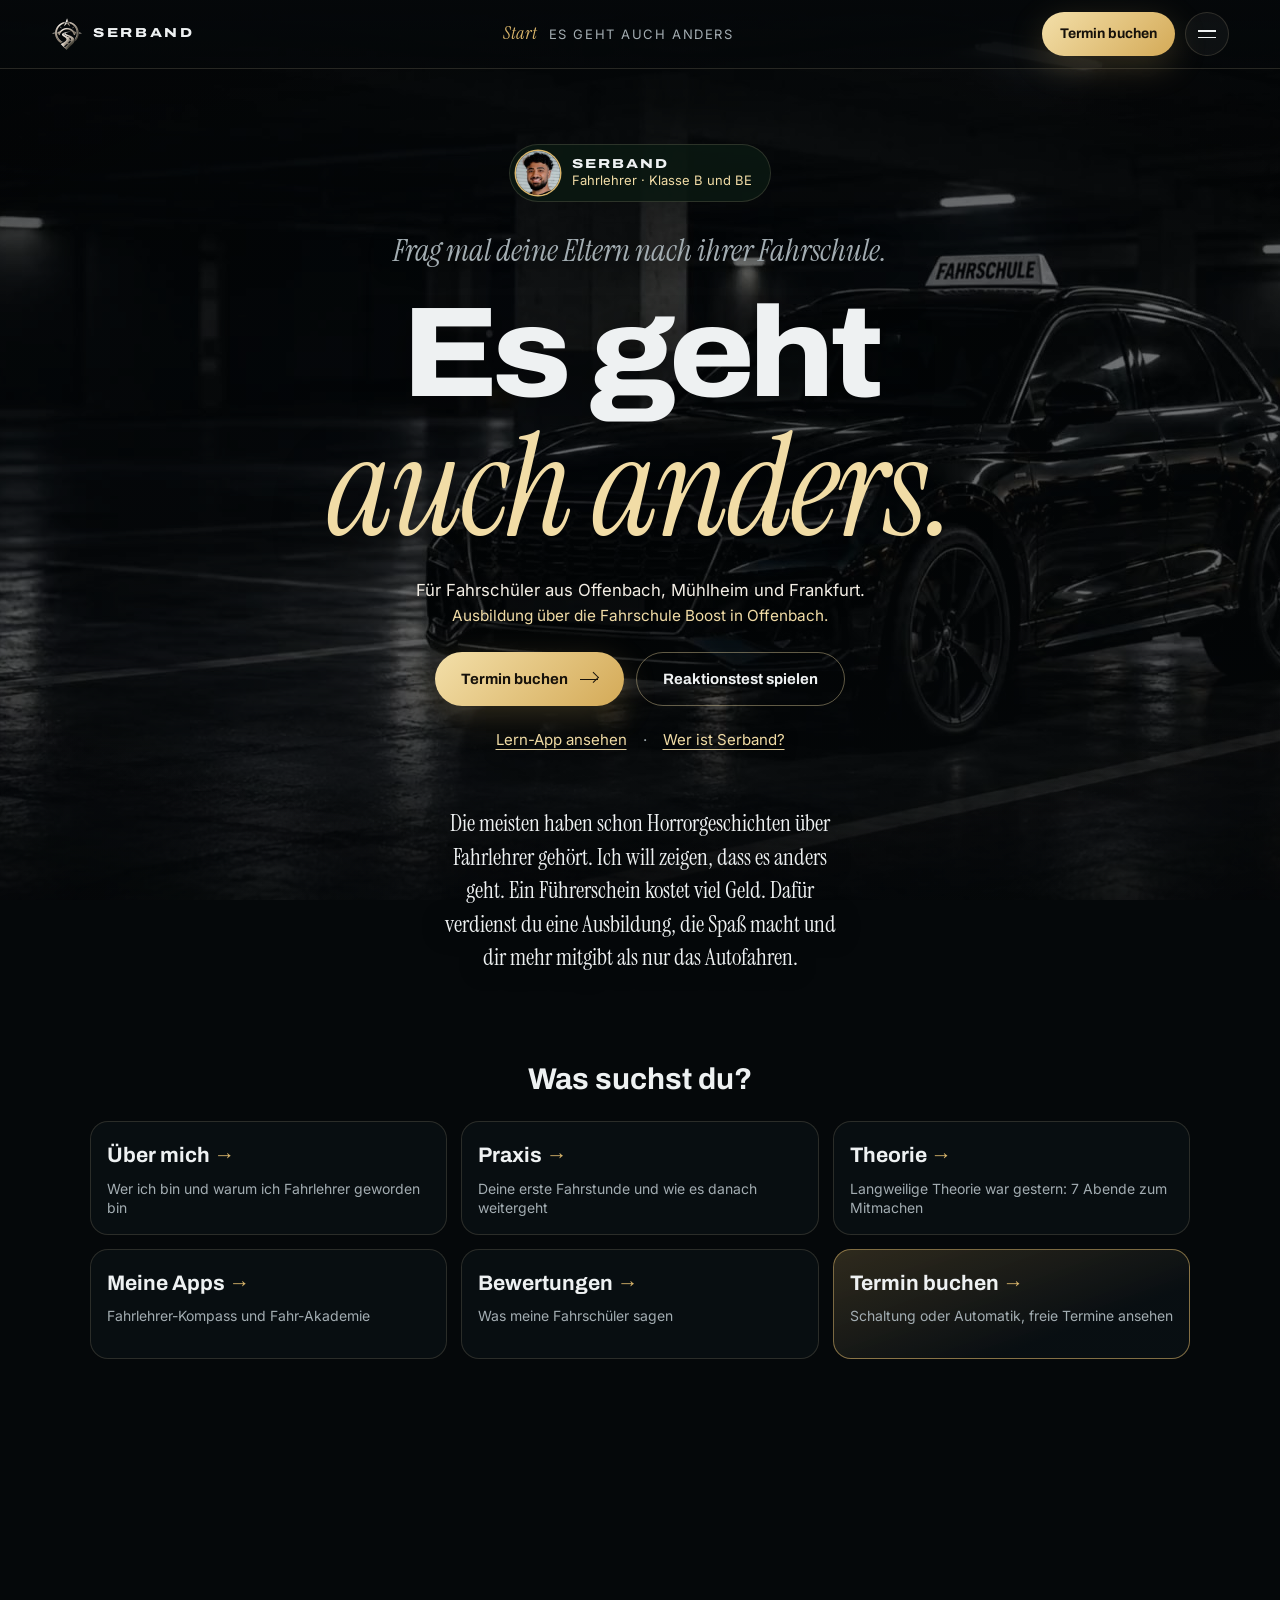
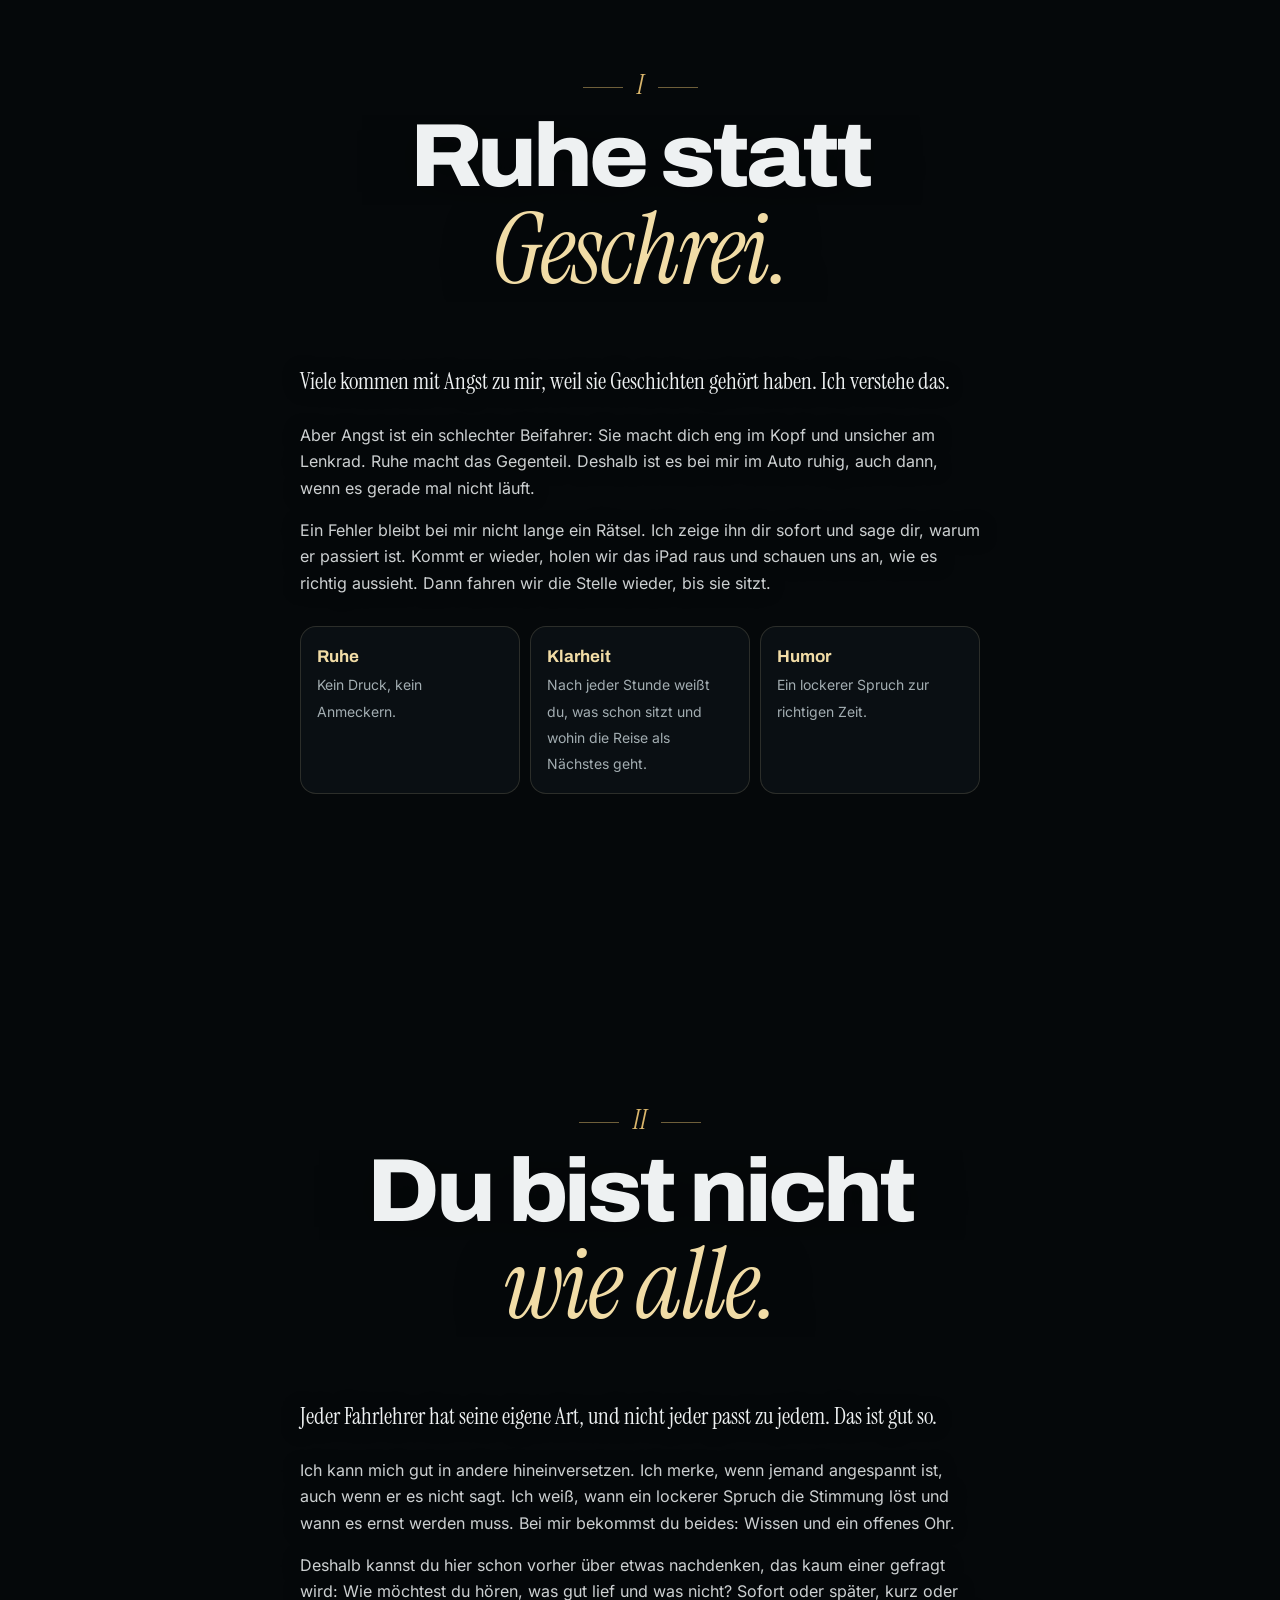
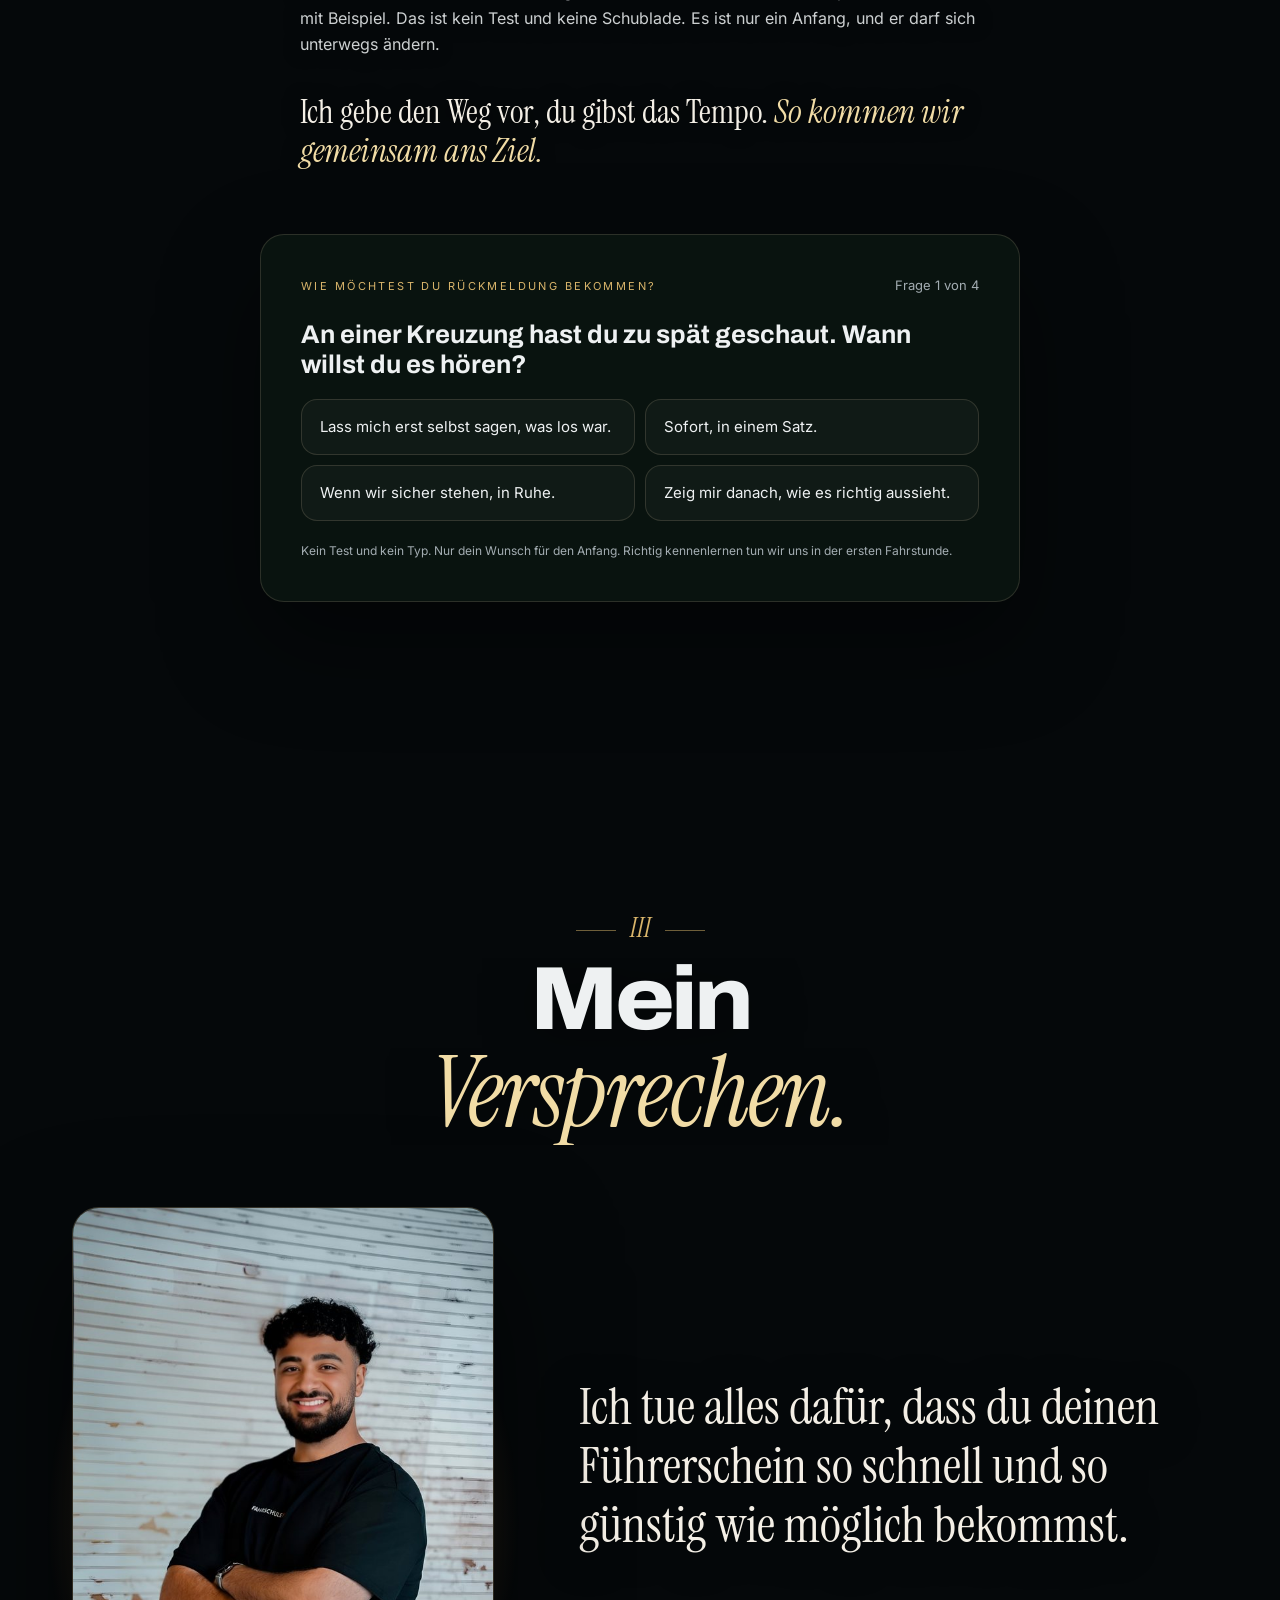
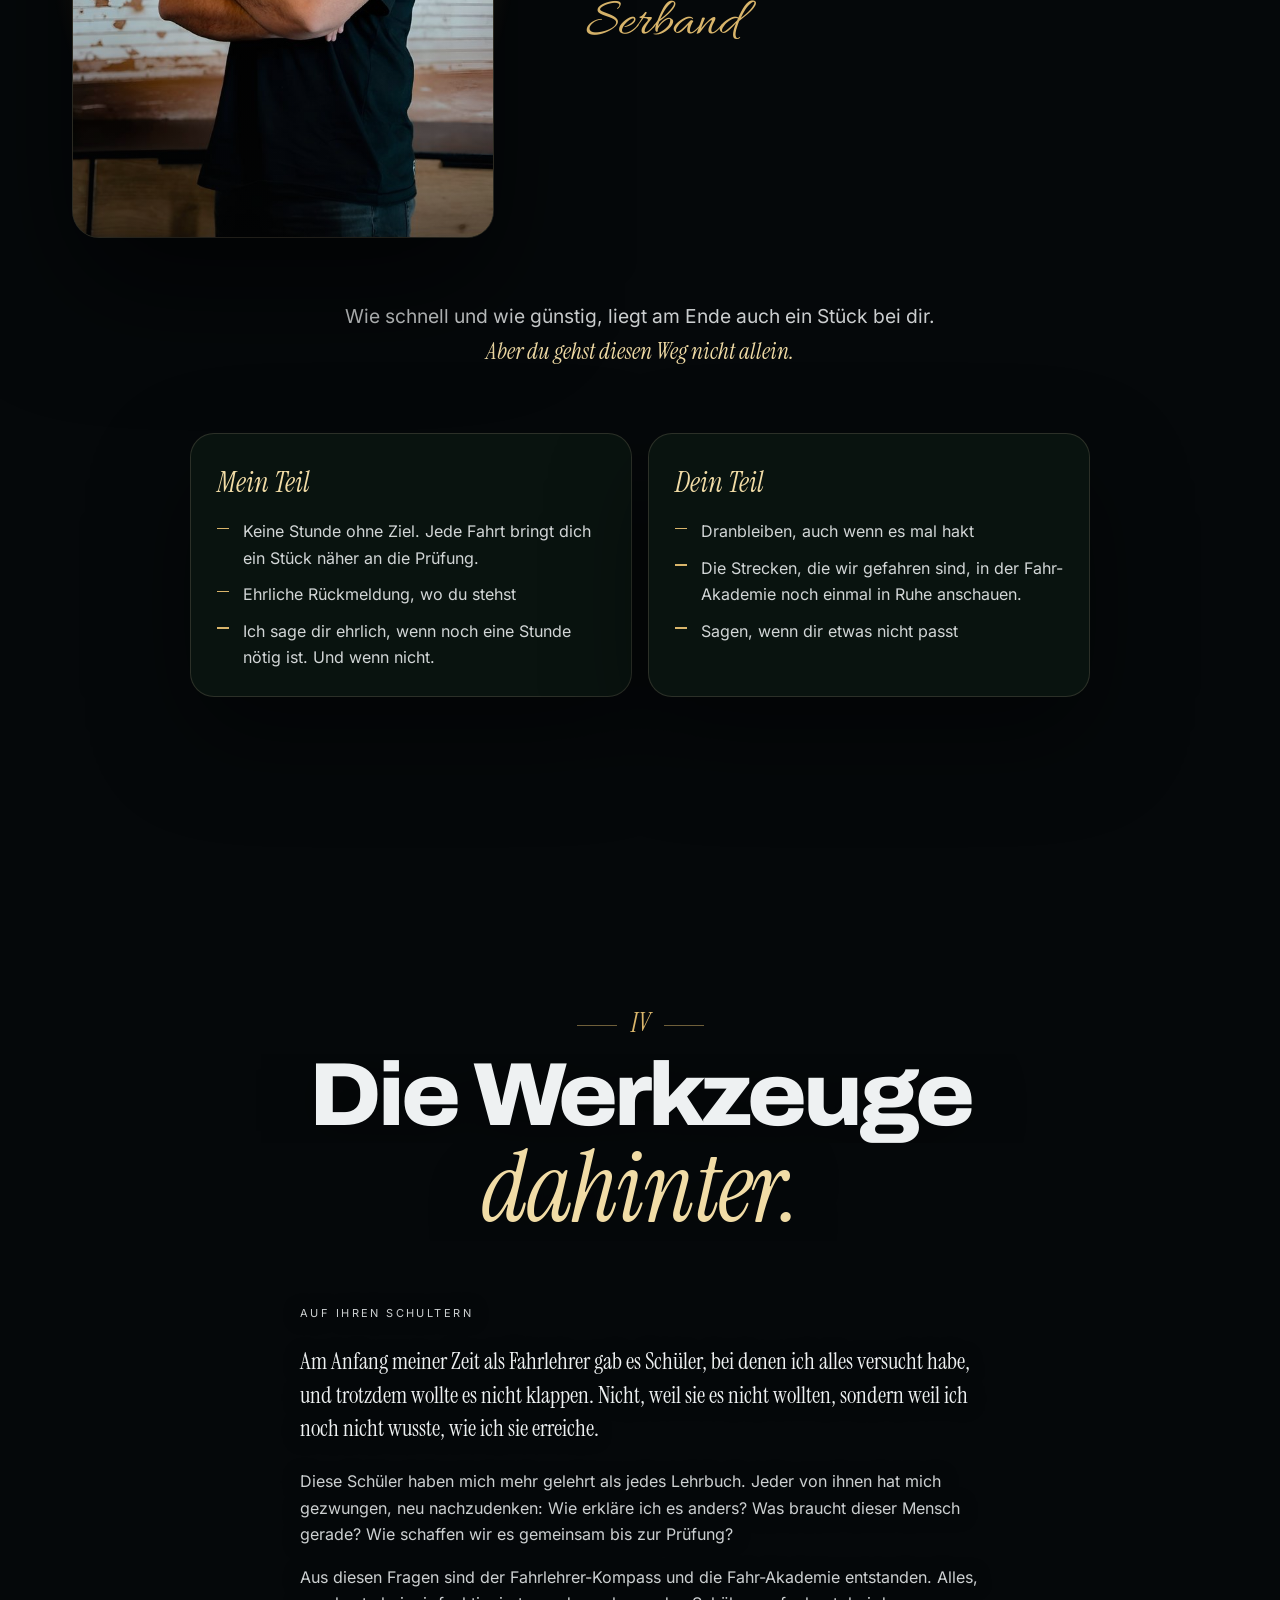
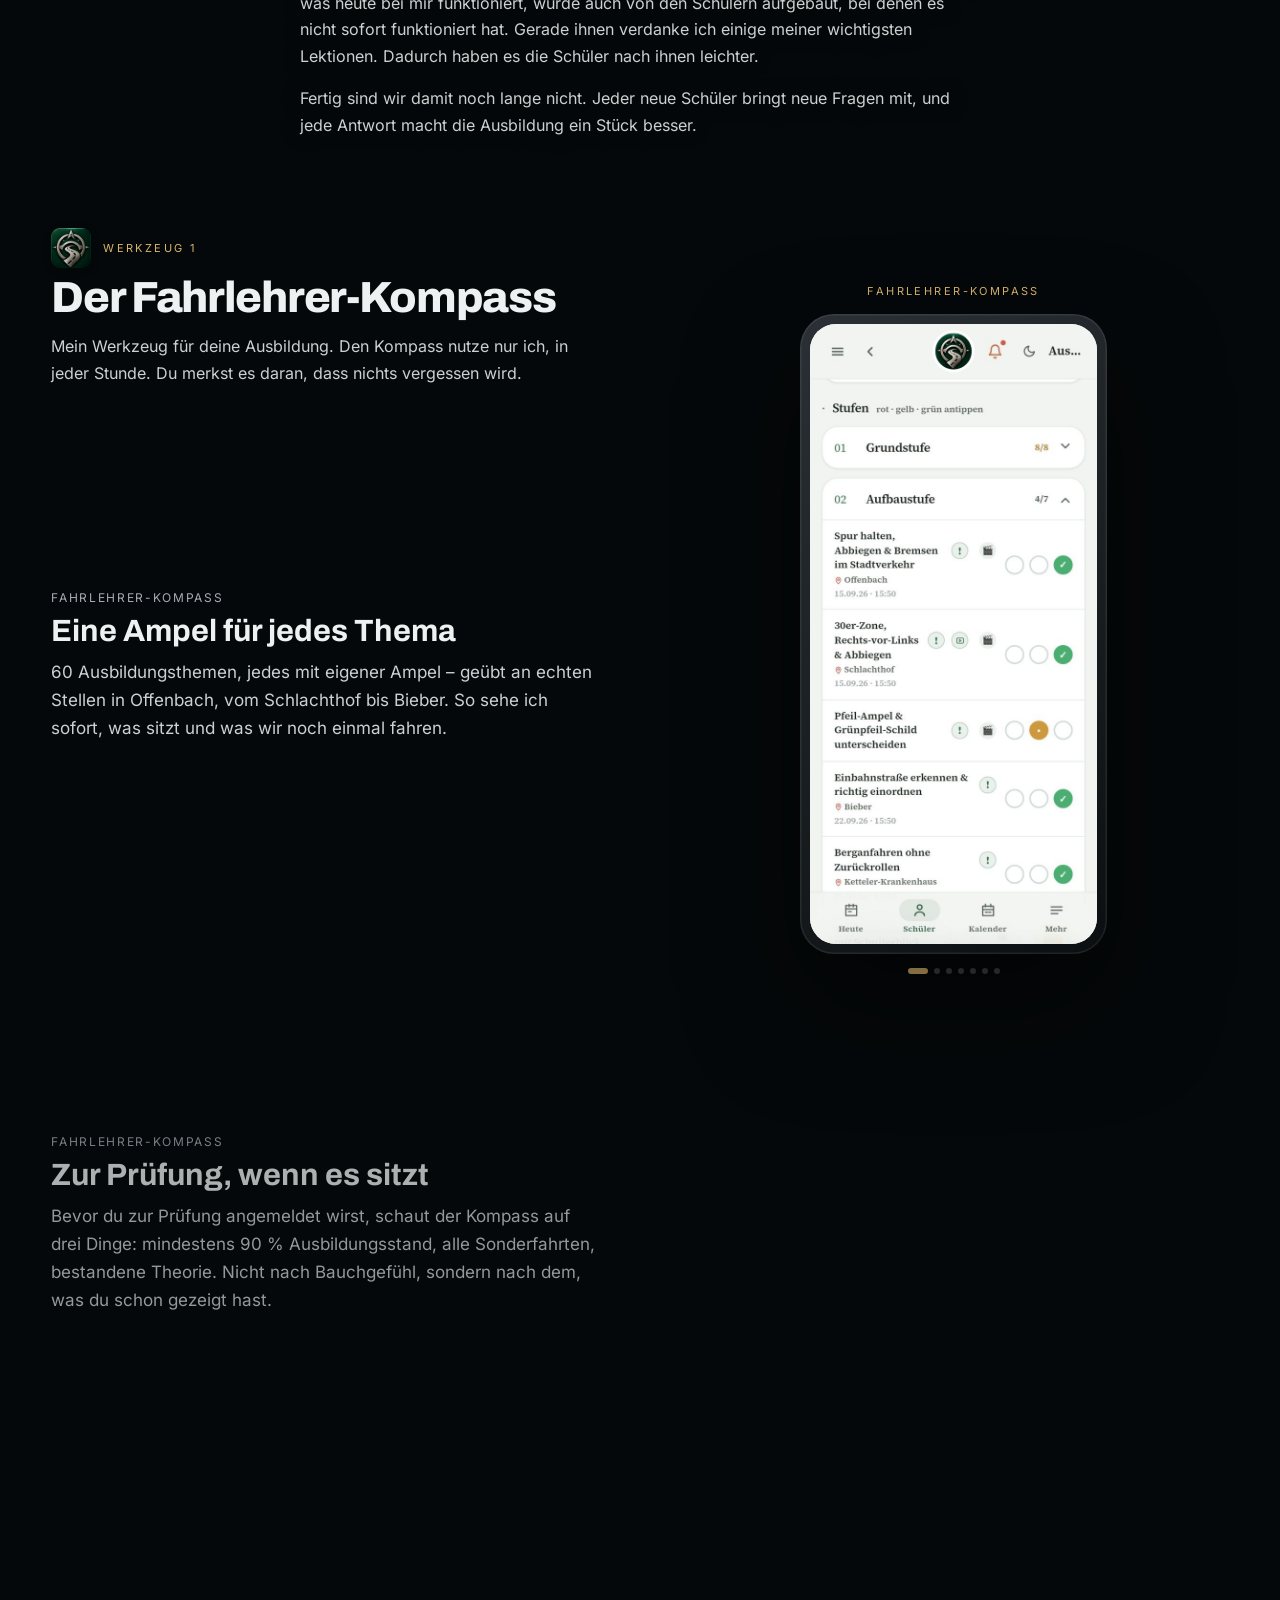
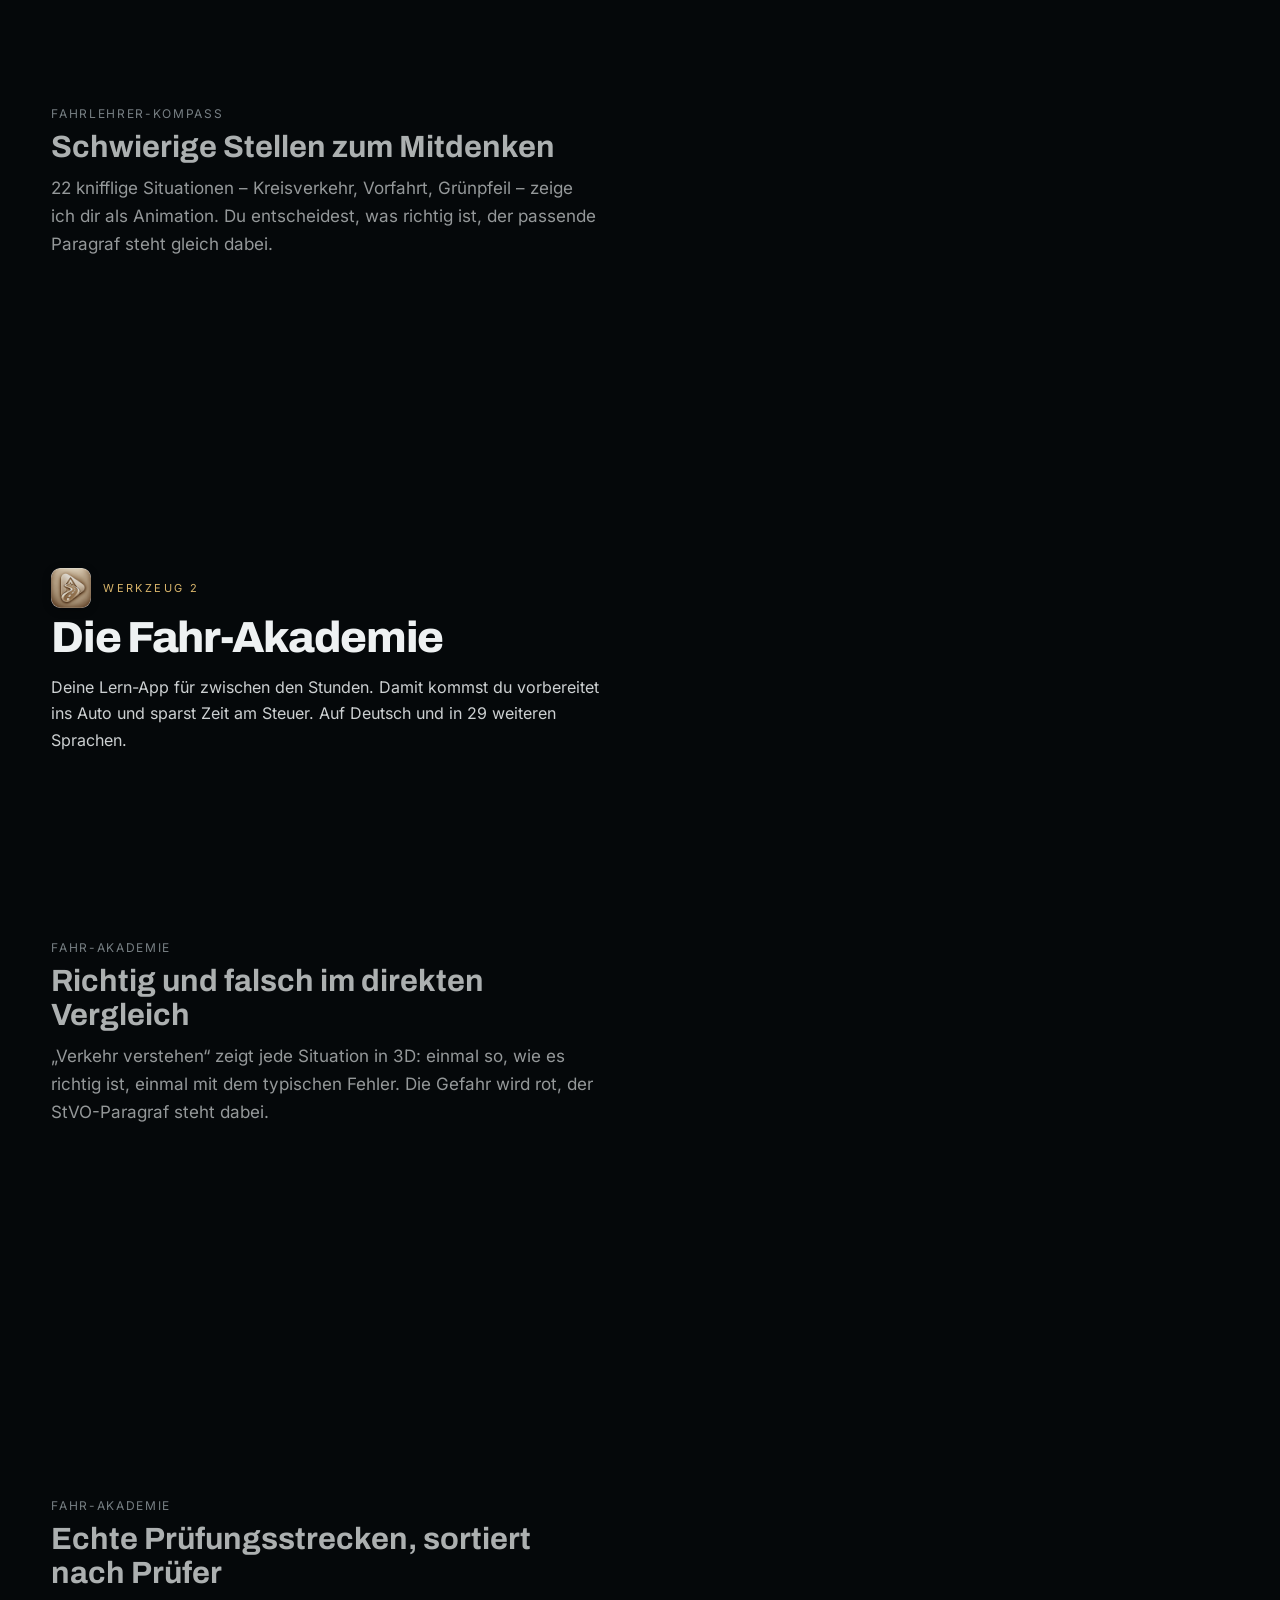
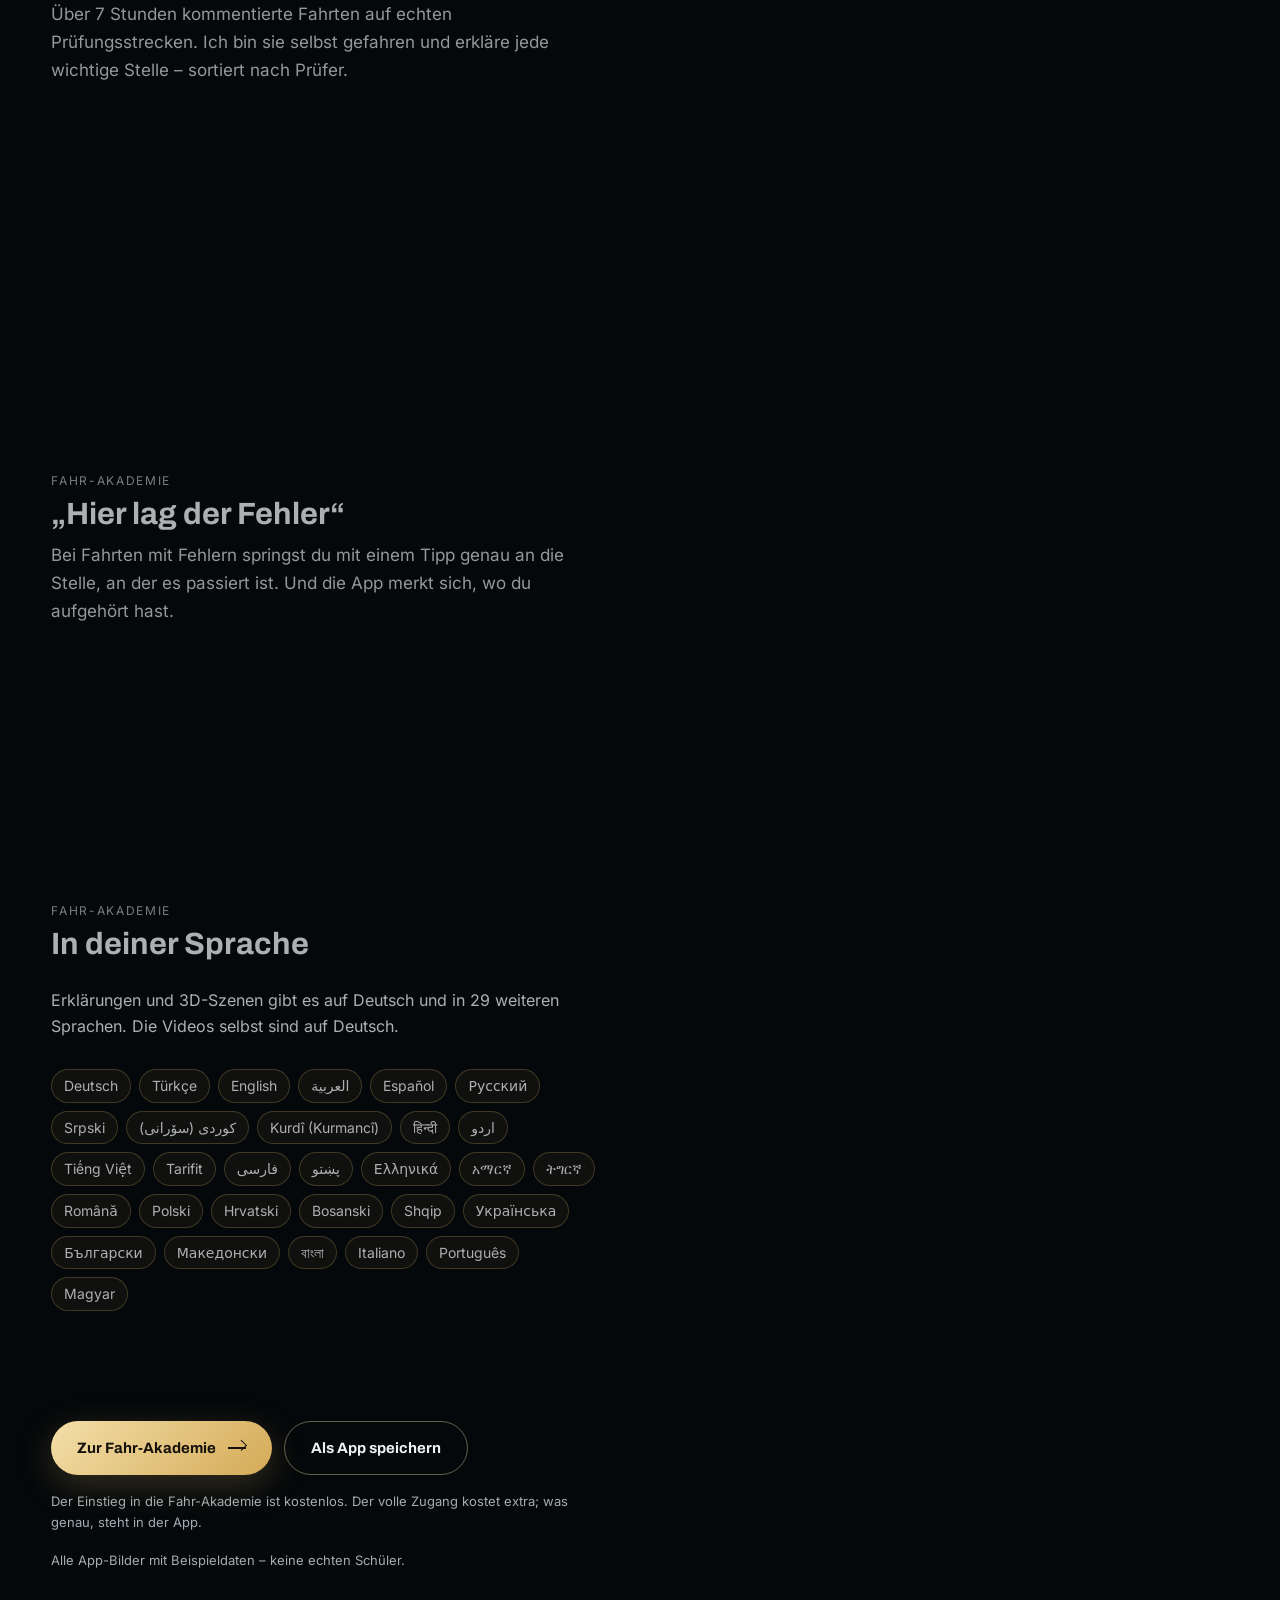
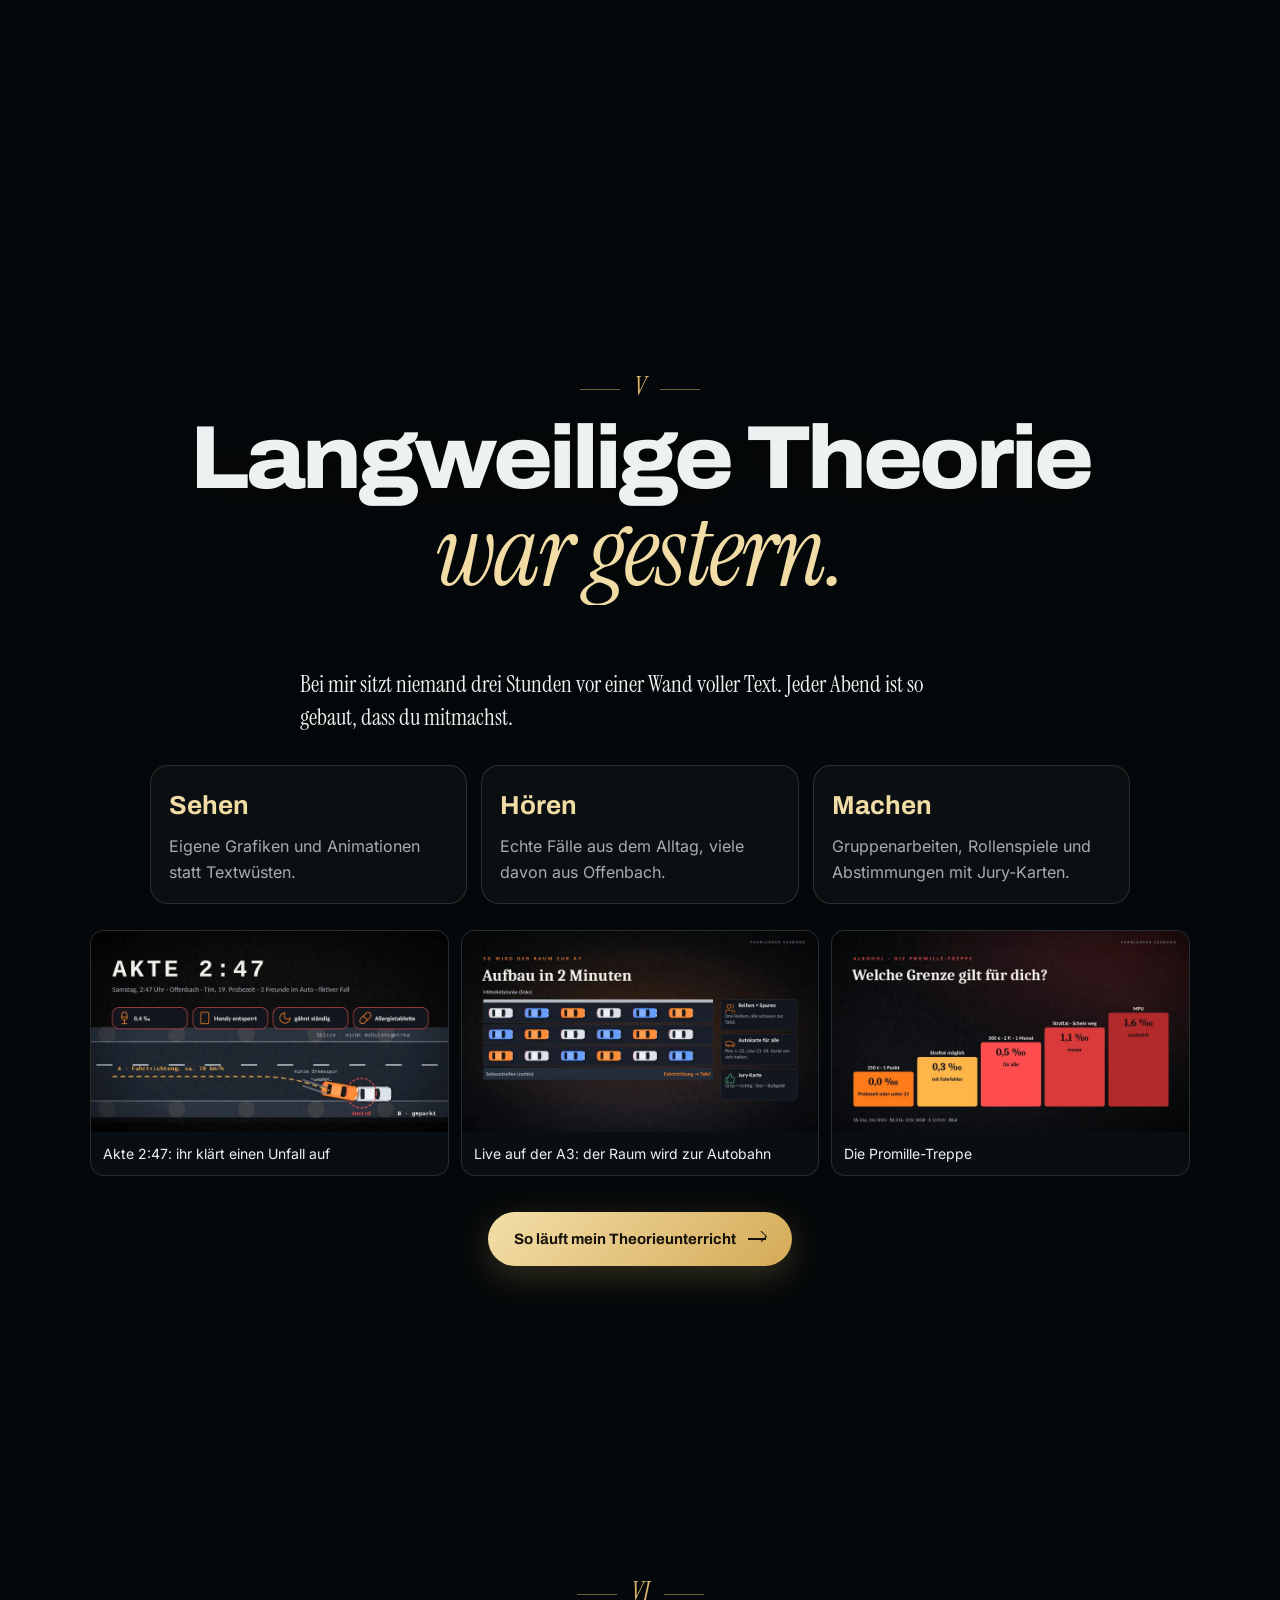
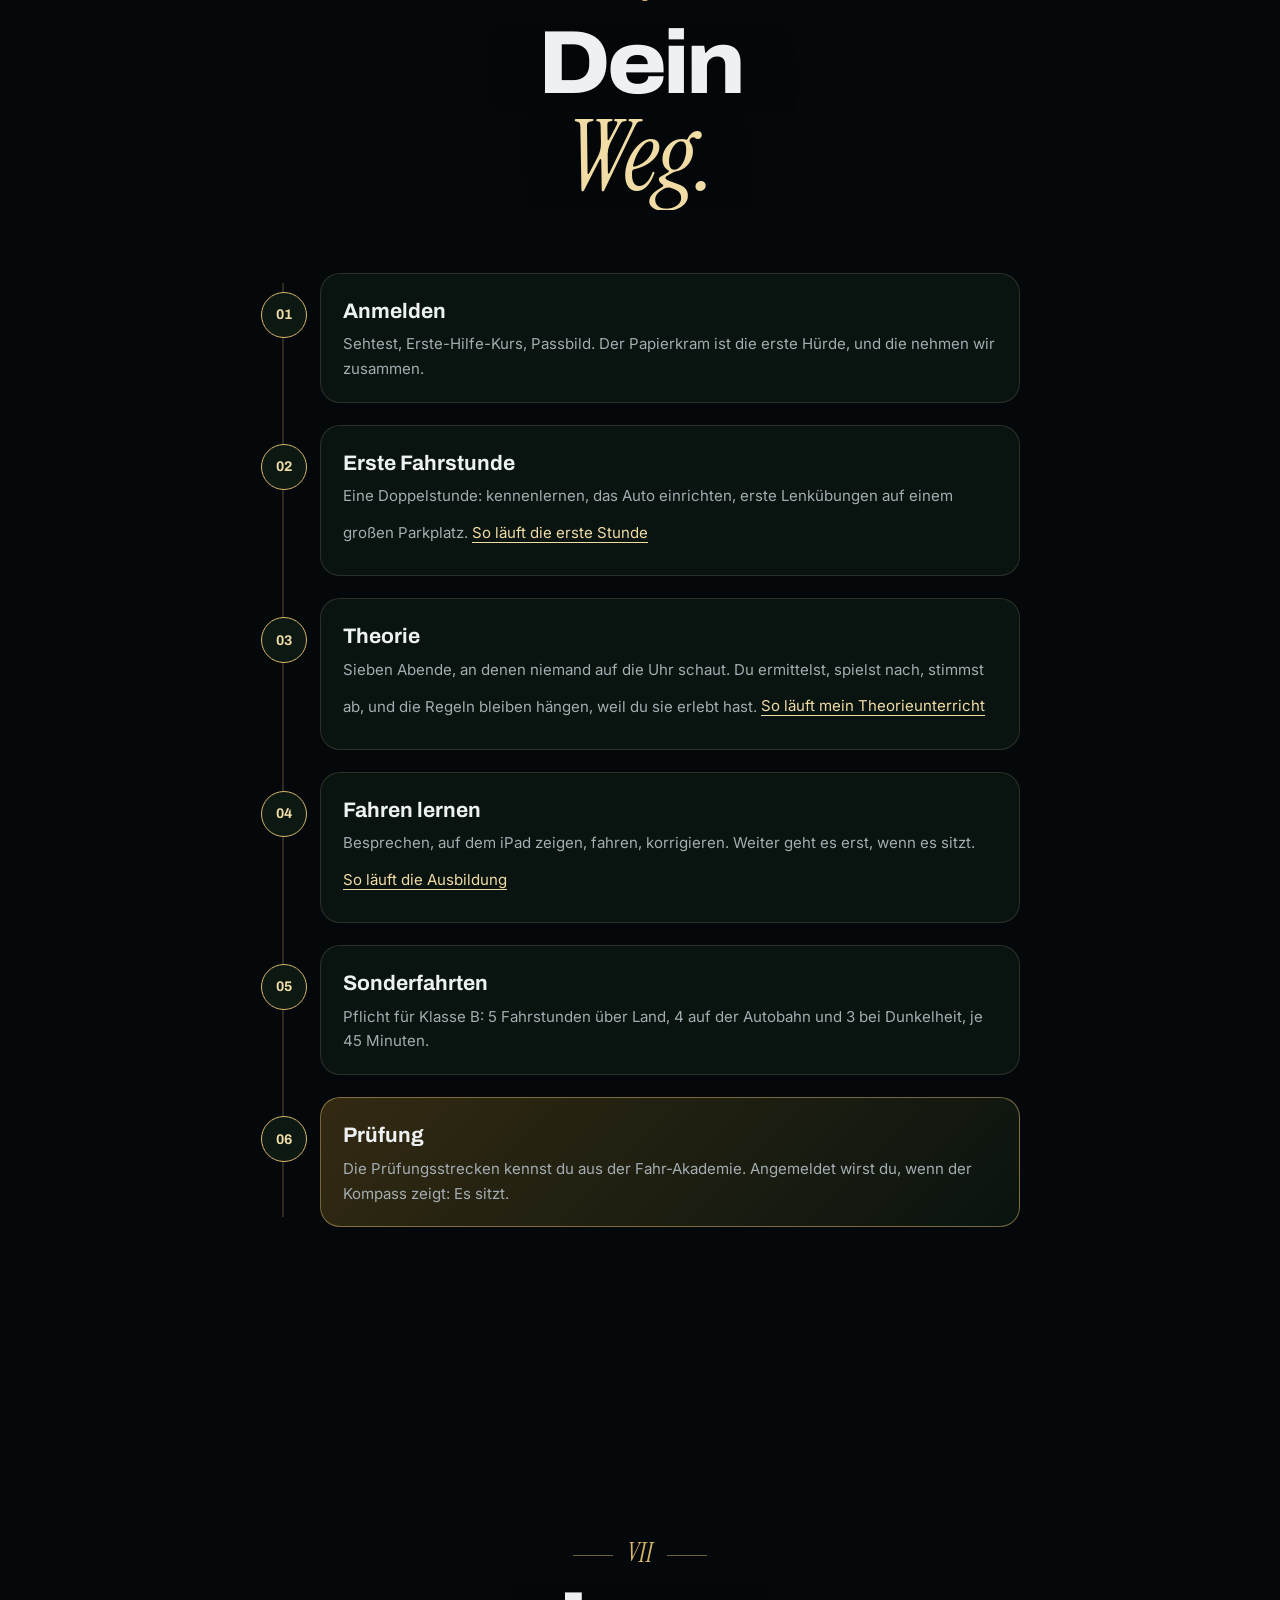
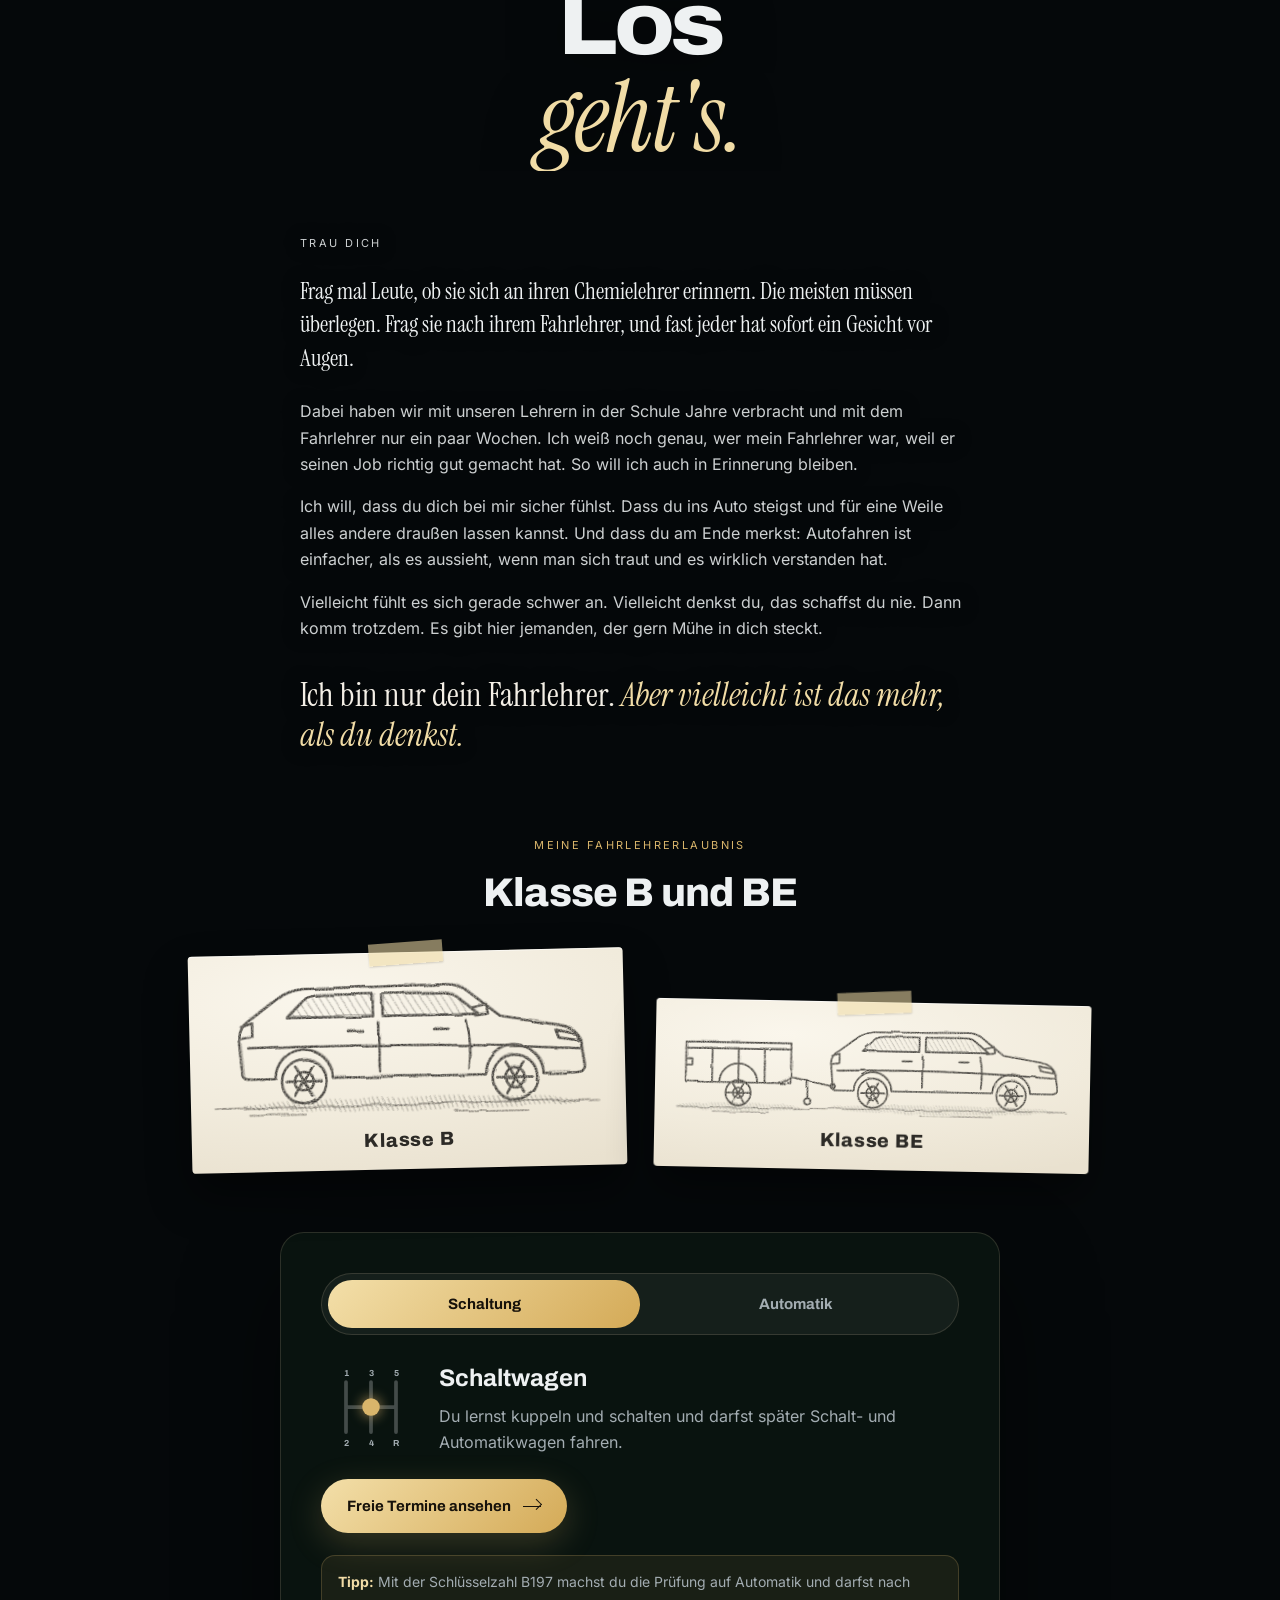
<file: index.html>
<!DOCTYPE html>
<html lang="de">
<head>
<meta charset="UTF-8">
<meta name="viewport" content="width=device-width, initial-scale=1, viewport-fit=cover">
<title>Serband · Fahrlehrer Offenbach</title>
<meta name="description" content="Fahrlehrer Serband in Offenbach: Klasse B und BE, Schaltung oder Automatik. Theorie, die man erlebt, und eine eigene Lern-App mit echten Prüfungsstrecken. Es geht auch anders.">
<meta name="theme-color" content="#05080a">
<meta property="og:type" content="website">
<meta property="og:title" content="Es geht auch anders. · Fahrlehrer Serband">
<meta property="og:description" content="Fahrlehrer Serband in Offenbach: Klasse B und BE, Schaltung oder Automatik. Theorie, die man erlebt, und eine eigene Lern-App mit echten Prüfungsstrecken. Es geht auch anders.">
<meta property="og:url" content="https://www.fahrlehrer-serband.de/">
<meta property="og:image" content="https://www.fahrlehrer-serband.de/img/og.jpg">
<link rel="canonical" href="https://www.fahrlehrer-serband.de/">
<meta property="og:locale" content="de_DE">
<meta name="twitter:card" content="summary_large_image">
<link rel="icon" href="img/favicon-64.png?v=2" type="image/png">
<link rel="apple-touch-icon" href="img/apple-touch-icon.png?v=2">
<link rel="preload" href="fonts/archivo.woff2" as="font" type="font/woff2" crossorigin>
<link rel="preload" href="fonts/inter.woff2" as="font" type="font/woff2" crossorigin>
<link rel="preload" href="fonts/instrument-serif.woff2" as="font" type="font/woff2" crossorigin>
<link rel="preload" href="fonts/instrument-serif-italic.woff2" as="font" type="font/woff2" crossorigin>
<link rel="stylesheet" href="css/style.css">
<link rel="modulepreload" href="js/main.js">
<link rel="modulepreload" href="js/config.js">
<link rel="modulepreload" href="js/stage.js">
<script type="application/ld+json">
{
 "@context": "https://schema.org",
 "@graph": [
  {
   "@type": "Person",
   "@id": "https://www.fahrlehrer-serband.de/#serband",
   "name": "Serband Abdullah",
   "jobTitle": "Fahrlehrer",
   "url": "https://www.fahrlehrer-serband.de/",
   "image": "https://www.fahrlehrer-serband.de/img/serband-portrait-1000.jpg",
   "worksFor": {
    "@id": "https://www.fahrlehrer-serband.de/#fahrschule"
   },
   "workLocation": {
    "@id": "https://www.fahrlehrer-serband.de/#fahrschule"
   },
   "areaServed": [
    {
     "@type": "City",
     "name": "Offenbach am Main"
    },
    {
     "@type": "City",
     "name": "Mühlheim am Main"
    },
    {
     "@type": "City",
     "name": "Frankfurt am Main"
    }
   ],
   "knowsLanguage": [
    "de",
    "en",
    "ckb"
   ],
   "knowsAbout": [
    "Fahrerlaubnisklasse B",
    "Fahrerlaubnisklasse BE"
   ],
   "hasCredential": [
    {
     "@type": "EducationalOccupationalCredential",
     "credentialCategory": "Fahrlehrerlaubnis",
     "name": "Fahrlehrerlaubnis Klasse BE (Ausbildung in den Klassen B, BE und L)"
    }
   ],
   "sameAs": [
    "https://www.instagram.com/fahrlehrerserband/"
   ]
  },
  {
   "@type": "DrivingSchool",
   "@id": "https://www.fahrlehrer-serband.de/#fahrschule",
   "name": "Fahrschule Boost und Bildungszentrum GmbH",
   "url": "https://fahrschule-boost.de/",
   "telephone": "+496936605670",
   "address": {
    "@type": "PostalAddress",
    "streetAddress": "Berliner Straße 2",
    "postalCode": "63065",
    "addressLocality": "Offenbach am Main",
    "addressRegion": "Hessen",
    "addressCountry": "DE"
   }
  },
  {
   "@type": "WebSite",
   "@id": "https://www.fahrlehrer-serband.de/#website",
   "url": "https://www.fahrlehrer-serband.de/",
   "name": "Serband · Fahrlehrer Offenbach",
   "inLanguage": "de",
   "about": {
    "@id": "https://www.fahrlehrer-serband.de/#serband"
   }
  },
  {
   "@type": "FAQPage",
   "@id": "https://www.fahrlehrer-serband.de/#faq",
   "mainEntity": [
    {
     "@type": "Question",
     "name": "Was kostet der Führerschein?",
     "acceptedAnswer": {
      "@type": "Answer",
      "text": "Das hängt vor allem davon ab, wie viele Fahrstunden du brauchst. Genau da setzt mein Versprechen an. Aktuelle Preise und Pakete findest du bei der Fahrschule, über die ich ausbilde."
     }
    },
    {
     "@type": "Question",
     "name": "Schaltung oder Automatik?",
     "acceptedAnswer": {
      "@type": "Answer",
      "text": "Automatik ist einfacher zum Start, Schaltung macht dich flexibler. Mit der Schlüsselzahl B197 bekommst du beides: Prüfung auf Automatik, dazu mindestens 10 Schaltstunden (je 45 Minuten) und eine kurze Testfahrt bei mir – danach darfst du auch Schaltwagen fahren."
     }
    },
    {
     "@type": "Question",
     "name": "Wie lange dauert es?",
     "acceptedAnswer": {
      "@type": "Answer",
      "text": "Das ist bei jedem anders. Die Theorie geht im Intensivkurs recht schnell. Bei der Praxis kommt es darauf an, wie oft du fahren kannst und wie schnell du sicher wirst. Ich sage dir immer ehrlich, wo du stehst."
     }
    },
    {
     "@type": "Question",
     "name": "Was brauche ich für die Anmeldung?",
     "acceptedAnswer": {
      "@type": "Answer",
      "text": "Einen Sehtest, einen Erste-Hilfe-Kurs, ein biometrisches Passbild und deinen Ausweis. Den Antrag bei der Führerscheinstelle besprechen wir gemeinsam."
     }
    },
    {
     "@type": "Question",
     "name": "Ab wann kann ich anfangen?",
     "acceptedAnswer": {
      "@type": "Answer",
      "text": "Du kannst schon vor deinem 17. Geburtstag mit der Ausbildung beginnen. Die Theorieprüfung ist frühestens 3 Monate, die praktische Prüfung frühestens 1 Monat vorher möglich. Ab 17 fährst du mit Begleitung (BF17), ab 18 allein."
     }
    },
    {
     "@type": "Question",
     "name": "Was ist, wenn ich sehr nervös bin?",
     "acceptedAnswer": {
      "@type": "Answer",
      "text": "Dann bist du in guter Gesellschaft. Fast jeder sitzt beim ersten Mal mit klopfendem Herzen am Steuer. Deshalb beginnt alles auf einem großen Parkplatz, ohne Verkehr und ohne Zeitdruck, und die Pedale bediene erst einmal ich. Die Nervosität fährt am Anfang mit. Irgendwann steigt sie aus, und du merkst es nicht einmal."
     }
    }
   ]
  }
 ]
}
</script>
</head>
<body>

<div class="stage" id="stage" aria-hidden="true"></div>
<div class="stage__shade" id="stageShade" aria-hidden="true"></div>

<!-- ============ Kopfzeile ============ -->
<header class="top" id="top">
  <a class="top__brand" href="#prolog" aria-label="Serband – zum Anfang">
    <img class="mk" src="img/logo-symbol.png" alt="">
    <span>SERBAND</span>
  </a>
  <div class="top__chapter" aria-hidden="true">
    <span class="top__num" id="topNum">Start</span>
    <span class="top__name" id="topName">Es geht auch anders</span>
  </div>
  <div class="top__actions">
    <a class="btn btn--small" href="#los"><span>Termin buchen</span></a>
    <button class="menu-btn" id="menuBtn" type="button" aria-expanded="false" aria-controls="menu" aria-label="Inhalt öffnen"><span></span><span></span></button>
  </div>
  <div class="top__progress" aria-hidden="true"><i id="topBar"></i></div>
</header>

<nav class="menu" id="menu" aria-hidden="true" aria-label="Kapitel">
  <div class="menu__inner">
    <p class="menu__label">Seiten</p>
    <div class="menu__pages">
      <a href="ueber-mich.html">Über mich</a>
      <a href="praxis.html">Praxis</a>
      <a href="theorie.html">Theorie</a>
    </div>
    <p class="menu__label">Auf dieser Seite</p>
    <ol class="menu__list" id="menuList"></ol>
    <div class="menu__foot">
      <a href="impressum.html">Impressum</a>
      <a href="datenschutz.html">Datenschutz</a>
    </div>
  </div>
</nav>

<main id="film">

  <!-- ============ START ============ -->
  <section class="chapter chapter--hero" id="prolog" data-kapitel="Start" data-titel="Es geht auch anders">
    <div class="hero">
      <a class="wer" href="ueber-mich.html">
        <img class="wer__bild" src="img/serband-gesicht-128.jpg" alt="" width="128" height="128" decoding="async">
        <span class="wer__text"><b>Serband</b><span>Fahrlehrer · Klasse B und BE</span></span>
      </a>
      <p class="hero__vor">Frag mal deine Eltern nach ihrer Fahrschule.</p>
      <h1 class="title title--xl"><span class="line"><span>Es geht</span></span><span class="line"><em>auch anders.</em></span></h1>
      <p class="hero__wo"><span>Für Fahrschüler aus Offenbach, Mühlheim und Frankfurt.</span> <span class="hero__boost">Ausbildung über die Fahrschule Boost in Offenbach.</span></p>
      <div class="row row--center hero__aktionen">
        <a class="btn" href="#los"><span>Termin buchen</span><i class="arrow"></i></a>
        <a class="btn btn--ghost" href="theorie.html#test"><span>Reaktionstest spielen</span></a>
      </div>
      <p class="hero__mehr"><a href="#werkzeuge">Lern-App ansehen</a><span aria-hidden="true">·</span><a href="ueber-mich.html">Wer ist Serband?</a></p>
      <p class="lead hero__text">Die meisten haben schon Horrorgeschichten über Fahrlehrer gehört. Ich will zeigen, dass es anders geht. Ein Führerschein kostet viel Geld. Dafür verdienst du eine Ausbildung, die Spaß macht und dir mehr mitgibt als nur das Autofahren.</p>
    </div>

    <nav class="kacheln" aria-labelledby="kachelnTitel">
      <h2 class="kacheln__titel" id="kachelnTitel">Was suchst du?</h2>
      <div class="kacheln__grid">
        <a class="kachel" href="ueber-mich.html"><b>Über mich</b><span>Wer ich bin und warum ich Fahrlehrer geworden bin</span></a>
        <a class="kachel" href="praxis.html"><b>Praxis</b><span>Deine erste Fahrstunde und wie es danach weitergeht</span></a>
        <a class="kachel" href="theorie.html"><b>Theorie</b><span>Langweilige Theorie war gestern: 7 Abende zum Mitmachen</span></a>
        <a class="kachel" href="#werkzeuge"><b>Meine Apps</b><span>Fahrlehrer-Kompass und Fahr-Akademie</span></a>
        <a class="kachel" href="#stimmen" data-kachel="stimmen"><b>Bewertungen</b><span>Was meine Fahrschüler sagen</span></a>
        <a class="kachel kachel--gold" href="#los"><b>Termin buchen</b><span>Schaltung oder Automatik, freie Termine ansehen</span></a>
      </div>
    </nav>
  </section>

  <!-- ============ KAPITEL I ============ -->
  <section class="chapter" id="ruhe" data-kapitel="Kapitel I" data-titel="Ruhe statt Geschrei">
    <header class="chead">
      <span class="chead__num">I</span>
      <h2 class="title"><span class="line"><span>Ruhe statt</span></span><span class="line"><em>Geschrei.</em></span></h2>
    </header>
    <div class="story story--center story--text">
      <div class="story__text">
        <p class="lead">Viele kommen mit Angst zu mir, weil sie Geschichten gehört haben. Ich verstehe das.</p>
        <p>Aber Angst ist ein schlechter Beifahrer: Sie macht dich eng im Kopf und unsicher am Lenkrad. Ruhe macht das Gegenteil. Deshalb ist es bei mir im Auto ruhig, auch dann, wenn es gerade mal nicht läuft.</p>
        <p>Ein Fehler bleibt bei mir nicht lange ein Rätsel. Ich zeige ihn dir sofort und sage dir, warum er passiert ist. Kommt er wieder, holen wir das iPad raus und schauen uns an, wie es richtig aussieht. Dann fahren wir die Stelle wieder, bis sie sitzt.</p>
        <ul class="trio">
          <li><b>Ruhe</b><span>Kein Druck, kein Anmeckern.</span></li>
          <li><b>Klarheit</b><span>Nach jeder Stunde weißt du, was schon sitzt und wohin die Reise als Nächstes geht.</span></li>
          <li><b>Humor</b><span>Ein lockerer Spruch zur richtigen Zeit.</span></li>
        </ul>
      </div>
    </div>
  </section>

  <!-- ============ KAPITEL II ============ -->
  <section class="chapter" id="typ" data-kapitel="Kapitel II" data-titel="Du bist nicht wie alle">
    <header class="chead">
      <span class="chead__num">II</span>
      <h2 class="title"><span class="line"><span>Du bist nicht</span></span><span class="line"><em>wie alle.</em></span></h2>
    </header>
    <div class="story story--center story--text">
      <p class="lead">Jeder Fahrlehrer hat seine eigene Art, und nicht jeder passt zu jedem. Das ist gut so.</p>
      <p>Ich kann mich gut in andere hineinversetzen. Ich merke, wenn jemand angespannt ist, auch wenn er es nicht sagt. Ich weiß, wann ein lockerer Spruch die Stimmung löst und wann es ernst werden muss. Bei mir bekommst du beides: Wissen und ein offenes Ohr.</p>
      <p>Deshalb kannst du hier schon vorher über etwas nachdenken, das kaum einer gefragt wird: Wie möchtest du hören, was gut lief und was nicht? Sofort oder später, kurz oder mit Beispiel. Das ist kein Test und keine Schublade. Es ist nur ein Anfang, und er darf sich unterwegs ändern.</p>
      <p class="quote">Ich gebe den Weg vor, du gibst das Tempo. <em>So kommen wir gemeinsam ans Ziel.</em></p>
    </div>
    <div class="quiz card" id="quiz" data-quiz="rueckmeldung">
      <div class="quiz__head">
        <p class="quiz__kicker" id="quizKicker">Wie möchtest du Rückmeldung bekommen?</p>
        <p class="quiz__step" id="quizStep">Frage 1 von 4</p>
      </div>
      <div class="quiz__body" id="quizBody" aria-live="polite"></div>
      <p class="quiz__note">Kein Test und kein Typ. Nur dein Wunsch für den Anfang. Richtig kennenlernen tun wir uns in der ersten Fahrstunde.</p>
    </div>
  </section>

  <!-- ============ KAPITEL III ============ -->
  <section class="chapter chapter--promise" id="versprechen" data-kapitel="Kapitel III" data-titel="Mein Versprechen">
    <header class="chead">
      <span class="chead__num">III</span>
      <h2 class="title"><span class="line"><span>Mein</span></span><span class="line"><em>Versprechen.</em></span></h2>
    </header>
    <!-- Szene: Serband kommt aus der Tiefe, der Satz leuchtet Wort für Wort auf, dann die Unterschrift -->
    <div class="vow" id="vow">
      <div class="vow__pin">
        <figure class="vow__photo" id="vowPhoto">
          <div class="vow__glow" aria-hidden="true"></div>
          <div class="vow__frame">
            <img data-foto="portrait" src="img/serband-portrait-640.jpg" srcset="img/serband-portrait-640.jpg 640w, img/serband-portrait-1000.jpg 1000w" sizes="(max-width: 900px) 62vw, 34vw" alt="Serband, Fahrlehrer in Offenbach" width="1000" height="1498" loading="lazy" decoding="async">
            <i class="vow__sheen" aria-hidden="true"></i>
          </div>
        </figure>
        <blockquote class="promise">
          <p class="promise__text" id="promiseText">Ich tue alles dafür, dass du deinen Führerschein so schnell und so günstig wie möglich bekommst.</p>
          <footer class="promise__sig"><span>Serband</span></footer>
        </blockquote>
      </div>
    </div>
    <p class="promise__honest">Wie schnell und wie günstig, liegt am Ende auch ein Stück bei dir.<br><em>Aber du gehst diesen Weg nicht allein.</em></p>
    <div class="deal">
      <div class="deal__col card">
        <p class="deal__who">Mein Teil</p>
        <ul>
          <li>Keine Stunde ohne Ziel. Jede Fahrt bringt dich ein Stück näher an die Prüfung.</li>
          <li>Ehrliche Rückmeldung, wo du stehst</li>
          <li>Ich sage dir ehrlich, wenn noch eine Stunde nötig ist. Und wenn nicht.</li>
        </ul>
      </div>
      <div class="deal__col card">
        <p class="deal__who">Dein Teil</p>
        <ul>
          <li>Dranbleiben, auch wenn es mal hakt</li>
          <li>Die Strecken, die wir gefahren sind, in der Fahr-Akademie noch einmal in Ruhe anschauen.</li>
          <li>Sagen, wenn dir etwas nicht passt</li>
        </ul>
      </div>
    </div>
  </section>

  <!-- ============ KAPITEL IV ============ -->
  <section class="chapter" id="werkzeuge" data-kapitel="Kapitel IV" data-titel="Die Werkzeuge dahinter">
    <header class="chead">
      <span class="chead__num">IV</span>
      <h2 class="title"><span class="line"><span>Die Werkzeuge</span></span><span class="line"><em>dahinter.</em></span></h2>
    </header>
    <div class="story story--center story--text">
      <p class="kicker">Auf ihren Schultern</p>
      <p class="lead">Am Anfang meiner Zeit als Fahrlehrer gab es Schüler, bei denen ich alles versucht habe, und trotzdem wollte es nicht klappen. Nicht, weil sie es nicht wollten, sondern weil ich noch nicht wusste, wie ich sie erreiche.</p>
      <p>Diese Schüler haben mich mehr gelehrt als jedes Lehrbuch. Jeder von ihnen hat mich gezwungen, neu nachzudenken: Wie erkläre ich es anders? Was braucht dieser Mensch gerade? Wie schaffen wir es gemeinsam bis zur Prüfung?</p>
      <p>Aus diesen Fragen sind der Fahrlehrer-Kompass und die Fahr-Akademie entstanden. Alles, was heute bei mir funktioniert, wurde auch von den Schülern aufgebaut, bei denen es nicht sofort funktioniert hat. Gerade ihnen verdanke ich einige meiner wichtigsten Lektionen. Dadurch haben es die Schüler nach ihnen leichter.</p>
      <p>Fertig sind wir damit noch lange nicht. Jeder neue Schüler bringt neue Fragen mit, und jede Antwort macht die Ausbildung ein Stück besser.</p>
    </div>

    <div class="tour" id="tour">
      <div class="tour__stage" aria-hidden="true">
        <div class="tour__phonewrap">
          <p class="tour__label" id="tourLabel">Fahrlehrer-Kompass</p>
          <div class="device device--phone tour__phone"><div class="device__screen">
          <img class="tour__shot is-on" data-step="0" src="img/app-kompass-ampel.jpg?v=2" alt="" width="600" height="1298" loading="lazy" decoding="async">
          <img class="tour__shot" data-step="1" src="img/app-kompass-freigabe.jpg?v=2" alt="" width="600" height="1298" loading="lazy" decoding="async">
          <img class="tour__shot" data-step="2" src="img/app-kompass-lernszene.jpg" alt="" width="600" height="1298" loading="lazy" decoding="async">
          <img class="tour__shot" data-step="3" src="img/app-akademie-3d.jpg" alt="" width="600" height="1298" loading="lazy" decoding="async">
          <img class="tour__shot" data-step="4" src="img/app-akademie-strecken.jpg" alt="" width="600" height="1298" loading="lazy" decoding="async">
          <img class="tour__shot" data-step="5" src="img/app-akademie-fehler.jpg" alt="" width="600" height="1298" loading="lazy" decoding="async">
          <img class="tour__shot" data-step="6" src="img/app-akademie-sprachen.jpg" alt="" width="600" height="1298" loading="lazy" decoding="async">
          </div></div>
          <div class="tour__dots" id="tourDots"><i></i><i></i><i></i><i></i><i></i><i></i><i></i></div>
        </div>
      </div>
      <div class="tour__steps">
        <header class="tour__intro">
          <p class="tool__kicker"><img class="tool__ico" src="img/app-kompass-96.png" srcset="img/app-kompass-96.png 1x, img/app-kompass-192.png 2x" alt="" width="40" height="40" loading="lazy" decoding="async"><span>Werkzeug 1</span></p>
          <h3>Der Fahrlehrer-Kompass</h3>
          <p>Mein Werkzeug für deine Ausbildung. Den Kompass nutze nur ich, in jeder Stunde. Du merkst es daran, dass nichts vergessen wird.</p>
        </header>
        <div class="tour__step" data-step="0" data-app="kompass">
          <figure class="tour__inline"><div class="device device--phone"><div class="device__screen"><img src="img/app-kompass-ampel.jpg?v=2" alt="Ausbildungsplan im Fahrlehrer-Kompass: Themen mit roter, gelber und grüner Ampel und Übungsort" width="600" height="1298" loading="lazy" decoding="async"></div></div></figure>
          <p class="tour__app">Fahrlehrer-Kompass</p>
          <h4>Eine Ampel für jedes Thema</h4>
          <p>60 Ausbildungsthemen, jedes mit eigener Ampel – geübt an echten Stellen in Offenbach, vom Schlachthof bis Bieber. So sehe ich sofort, was sitzt und was wir noch einmal fahren.</p>
        </div>
        <div class="tour__step" data-step="1" data-app="kompass">
          <figure class="tour__inline"><div class="device device--phone"><div class="device__screen"><img src="img/app-kompass-freigabe.jpg?v=2" alt="Freigabe-Check: Ausbildungsstand, Sonderfahrten und Theorieprüfung" width="600" height="1298" loading="lazy" decoding="async"></div></div></figure>
          <p class="tour__app">Fahrlehrer-Kompass</p>
          <h4>Zur Prüfung, wenn es sitzt</h4>
          <p>Bevor du zur Prüfung angemeldet wirst, schaut der Kompass auf drei Dinge: mindestens 90&nbsp;% Ausbildungsstand, alle Sonderfahrten, bestandene Theorie. Nicht nach Bauchgefühl, sondern nach dem, was du schon gezeigt hast.</p>
        </div>
        <div class="tour__step" data-step="2" data-app="kompass">
          <figure class="tour__inline"><div class="device device--phone"><div class="device__screen"><img src="img/app-kompass-lernszene.jpg" alt="Lernszene Kreisverkehr mit Frage und Antwort samt Paragraf" width="600" height="1298" loading="lazy" decoding="async"></div></div></figure>
          <p class="tour__app">Fahrlehrer-Kompass</p>
          <h4>Schwierige Stellen zum Mitdenken</h4>
          <p>22 knifflige Situationen – Kreisverkehr, Vorfahrt, Grünpfeil – zeige ich dir als Animation. Du entscheidest, was richtig ist, der passende Paragraf steht gleich dabei.</p>
        </div>
        <header class="tour__intro">
          <p class="tool__kicker"><img class="tool__ico" src="img/app-akademie-96.png" srcset="img/app-akademie-96.png 1x, img/app-akademie-192.png 2x" alt="" width="40" height="40" loading="lazy" decoding="async"><span>Werkzeug 2</span></p>
          <h3>Die Fahr-Akademie</h3>
          <p>Deine Lern-App für zwischen den Stunden. Damit kommst du vorbereitet ins Auto und sparst Zeit am Steuer. Auf Deutsch und in <span data-sprachen-zahl>29</span> weiteren Sprachen.</p>
        </header>
        <div class="tour__step" data-step="3" data-app="akademie">
          <figure class="tour__inline"><div class="device device--phone"><div class="device__screen"><img src="img/app-akademie-3d.jpg" alt="3D-Szene Überholen: typischer Fehler, Gegenverkehr nicht frei, mit StVO-Paragraf" width="600" height="1298" loading="lazy" decoding="async"></div></div></figure>
          <p class="tour__app">Fahr-Akademie</p>
          <h4>Richtig und falsch im direkten Vergleich</h4>
          <p>„Verkehr verstehen“ zeigt jede Situation in 3D: einmal so, wie es richtig ist, einmal mit dem typischen Fehler. Die Gefahr wird rot, der StVO-Paragraf steht dabei.</p>
        </div>
        <div class="tour__step" data-step="4" data-app="akademie">
          <figure class="tour__inline"><div class="device device--phone"><div class="device__screen"><img src="img/app-akademie-strecken.jpg" alt="Prüfungsstrecken nach Prüfer sortiert, mit Inhalt jeder Fahrt" width="600" height="1298" loading="lazy" decoding="async"></div></div></figure>
          <p class="tour__app">Fahr-Akademie</p>
          <h4>Echte Prüfungsstrecken, sortiert nach Prüfer</h4>
          <p>Über 7 Stunden kommentierte Fahrten auf echten Prüfungsstrecken. Ich bin sie selbst gefahren und erkläre jede wichtige Stelle – sortiert nach Prüfer.</p>
        </div>
        <div class="tour__step" data-step="5" data-app="akademie">
          <figure class="tour__inline"><div class="device device--phone"><div class="device__screen"><img src="img/app-akademie-fehler.jpg" alt="Video mit Kapiteln, Fehlerstellen und Weiterschauen" width="600" height="1298" loading="lazy" decoding="async"></div></div></figure>
          <p class="tour__app">Fahr-Akademie</p>
          <h4>„Hier lag der Fehler“</h4>
          <p>Bei Fahrten mit Fehlern springst du mit einem Tipp genau an die Stelle, an der es passiert ist. Und die App merkt sich, wo du aufgehört hast.</p>
        </div>
        <div class="tour__step" data-step="6" data-app="akademie">
          <figure class="tour__inline"><div class="device device--phone"><div class="device__screen"><img src="img/app-akademie-sprachen.jpg" alt="3D-Szene Zebrastreifen mit spanischen Erklärungen" width="600" height="1298" loading="lazy" decoding="async"></div></div></figure>
          <p class="tour__app">Fahr-Akademie</p>
          <h4>In deiner Sprache</h4>
          <p>Erklärungen und 3D-Szenen gibt es auf Deutsch und in <span data-sprachen-zahl>29</span> weiteren Sprachen. Die Videos selbst sind auf Deutsch.</p>
          <ul class="sprachen" data-sprachen-liste aria-label="Sprachen der Fahr-Akademie"><li>Deutsch</li><li>Türkçe</li><li>English</li><li><bdi>العربية</bdi></li><li>Español</li><li>…</li></ul>
        </div>
        <div class="tour__cta">
          <div class="row">
            <a class="btn" id="akademieLink" href="#" target="_blank" rel="noopener"><span>Zur Fahr-Akademie</span><i class="arrow"></i></a>
            <button class="btn btn--ghost" type="button" id="installBtn"><span>Als App speichern</span></button>
          </div>
          <p class="tour__note">Der Einstieg in die Fahr-Akademie ist kostenlos. Der volle Zugang kostet extra; was genau, steht in der App.</p>
          <p class="tour__note">Alle App-Bilder mit Beispieldaten – keine echten Schüler.</p>
        </div>
      </div>
    </div>
  </section>

  <!-- ============ KAPITEL V ============ -->
  <section class="chapter" id="unterricht" data-kapitel="Kapitel V" data-titel="Langweilige Theorie war gestern">
    <header class="chead">
      <span class="chead__num">V</span>
      <h2 class="title"><span class="line"><span>Langweilige Theorie</span></span><span class="line"><em>war gestern.</em></span></h2>
    </header>
    <div class="story story--center story--text">
      <p class="lead">Bei mir sitzt niemand drei Stunden vor einer Wand voller Text. Jeder Abend ist so gebaut, dass du mitmachst.</p>
    </div>
    <div class="lerntypen lerntypen--start">
      <div><b>Sehen</b><p>Eigene Grafiken und Animationen statt Textwüsten.</p></div>
      <div><b>Hören</b><p>Echte Fälle aus dem Alltag, viele davon aus Offenbach.</p></div>
      <div><b>Machen</b><p>Gruppenarbeiten, Rollenspiele und Abstimmungen mit Jury-Karten.</p></div>
    </div>
    <div class="vorschau">
      <a class="vorschau__bild" href="theorie.html"><img src="img/theorie/a1-akte-247-800.webp" alt="Folie aus dem Unterricht: Akte 2:47, ein Unfall, den ihr selbst aufklärt" width="1600" height="900" loading="lazy" decoding="async"><span>Akte 2:47: ihr klärt einen Unfall auf</span></a>
      <a class="vorschau__bild" href="theorie.html"><img src="img/theorie/a4-a3-aufbau-800.webp" alt="Folie aus dem Unterricht: der Raum wird zur Autobahn A3" width="1600" height="900" loading="lazy" decoding="async"><span>Live auf der A3: der Raum wird zur Autobahn</span></a>
      <a class="vorschau__bild" href="theorie.html"><img src="img/theorie/a1-promille-800.webp" alt="Folie aus dem Unterricht: die Promille-Treppe" width="1600" height="900" loading="lazy" decoding="async"><span>Die Promille-Treppe</span></a>
    </div>
    <div class="row row--center"><a class="btn" href="theorie.html"><span>So läuft mein Theorieunterricht</span><i class="arrow"></i></a></div>
  </section>

  <!-- ============ KAPITEL VI ============ -->
  <section class="chapter" id="weg" data-kapitel="Kapitel VI" data-titel="Dein Weg">
    <header class="chead">
      <span class="chead__num">VI</span>
      <h2 class="title"><span class="line"><span>Dein</span></span><span class="line"><em>Weg.</em></span></h2>
    </header>
    <ol class="road" id="road">
      <li class="road__step"><span class="road__n">01</span><div><h3>Anmelden</h3><p>Sehtest, Erste-Hilfe-Kurs, Passbild. Der Papierkram ist die erste Hürde, und die nehmen wir zusammen.</p></div></li>
      <li class="road__step"><span class="road__n">02</span><div><h3>Erste Fahrstunde</h3><p>Eine Doppelstunde: kennenlernen, das Auto einrichten, erste Lenkübungen auf einem großen Parkplatz. <a class="road__link" href="praxis.html">So läuft die erste Stunde</a></p></div></li>
      <li class="road__step"><span class="road__n">03</span><div><h3>Theorie</h3><p>Sieben Abende, an denen niemand auf die Uhr schaut. Du ermittelst, spielst nach, stimmst ab, und die Regeln bleiben hängen, weil du sie erlebt hast. <a class="road__link" href="theorie.html">So läuft mein Theorieunterricht</a></p></div></li>
      <li class="road__step"><span class="road__n">04</span><div><h3>Fahren lernen</h3><p>Besprechen, auf dem iPad zeigen, fahren, korrigieren. Weiter geht es erst, wenn es sitzt. <a class="road__link" href="praxis.html#danach">So läuft die Ausbildung</a></p></div></li>
      <li class="road__step"><span class="road__n">05</span><div><h3>Sonderfahrten</h3><p>Pflicht für Klasse B: 5 Fahrstunden über Land, 4 auf der Autobahn und 3 bei Dunkelheit, je 45 Minuten.</p></div></li>
      <li class="road__step road__step--goal"><span class="road__n">06</span><div><h3>Prüfung</h3><p>Die Prüfungsstrecken kennst du aus der Fahr-Akademie. Angemeldet wirst du, wenn der Kompass zeigt: Es sitzt.</p></div></li>
    </ol>

  </section>

  <!-- ============ KAPITEL VII ============ -->
  <section class="chapter" id="los" data-kapitel="Kapitel VII" data-titel="Los geht's">
    <header class="chead">
      <span class="chead__num">VII</span>
      <h2 class="title"><span class="line"><span>Los</span></span><span class="line"><em>geht's.</em></span></h2>
    </header>
    <div class="story story--center story--text">
      <p class="kicker">Trau dich</p>
      <p class="lead">Frag mal Leute, ob sie sich an ihren Chemielehrer erinnern. Die meisten müssen überlegen. Frag sie nach ihrem Fahrlehrer, und fast jeder hat sofort ein Gesicht vor Augen.</p>
      <p>Dabei haben wir mit unseren Lehrern in der Schule Jahre verbracht und mit dem Fahrlehrer nur ein paar Wochen. Ich weiß noch genau, wer mein Fahrlehrer war, weil er seinen Job richtig gut gemacht hat. So will ich auch in Erinnerung bleiben.</p>
      <p>Ich will, dass du dich bei mir sicher fühlst. Dass du ins Auto steigst und für eine Weile alles andere draußen lassen kannst. Und dass du am Ende merkst: Autofahren ist einfacher, als es aussieht, wenn man sich traut und es wirklich verstanden hat.</p>
      <p>Vielleicht fühlt es sich gerade schwer an. Vielleicht denkst du, das schaffst du nie. Dann komm trotzdem. Es gibt hier jemanden, der gern Mühe in dich steckt.</p>
      <p class="quote">Ich bin nur dein Fahrlehrer. <em>Aber vielleicht ist das mehr, als du denkst.</em></p>
    </div>

    <div class="klassen-wrap">
      <p class="quiz__kicker">Meine Fahrlehrerlaubnis</p>
      <h3 class="klassen__title">Klasse <span data-klassen-text>B und BE</span></h3>
      <div class="klassen" data-klassen></div>
    </div>

    <div class="book card">
      <div class="switch" role="tablist" aria-label="Getriebe wählen">
        <button class="switch__opt is-active" type="button" role="tab" aria-selected="true" data-mode="schalter">Schaltung</button>
        <button class="switch__opt" type="button" role="tab" aria-selected="false" data-mode="automatik">Automatik</button>
        <span class="switch__pill"></span>
      </div>
      <div class="book__info">
        <svg class="shifter" id="gearSchalter" viewBox="0 0 160 160" aria-hidden="true">
          <g class="shifter__gate"><path d="M40 40v80M80 40v80M120 40v80M40 80h80"/>
            <text x="40" y="30">1</text><text x="80" y="30">3</text><text x="120" y="30">5</text>
            <text x="40" y="142">2</text><text x="80" y="142">4</text><text x="120" y="142">R</text></g>
          <g class="shifter__knob"><circle cx="80" cy="80" r="14"/></g>
        </svg>
        <svg class="selector" id="gearAutomatik" viewBox="0 0 160 160" aria-hidden="true" hidden>
          <rect x="62" y="22" width="36" height="116" rx="18"/>
          <text x="112" y="44">P</text><text x="112" y="72">R</text><text x="112" y="100">N</text><text x="112" y="128">D</text>
          <g class="selector__knob"><circle cx="80" cy="40" r="12"/></g>
        </svg>
        <div>
          <h3 id="bookTitle">Schaltwagen</h3>
          <p id="bookText">Du lernst kuppeln und schalten und darfst später Schalt- und Automatikwagen fahren.</p>
        </div>
      </div>
      <button class="btn" type="button" data-cal="schalter" id="bookBtn"><span>Freie Termine ansehen</span><i class="arrow"></i></button>
      <p class="tip"><b>Tipp:</b> Mit der Schlüsselzahl B197 machst du die Prüfung auf Automatik und darfst nach mindestens 10 Schaltstunden und einer kurzen Testfahrt trotzdem Schaltwagen fahren.</p>
    </div>

    <div class="faq-wrap">
      <h3 class="faq__title">Häufige Fragen</h3>
      <div class="faq">
        <details><summary>Was kostet der Führerschein?</summary><div><p>Das hängt vor allem davon ab, wie viele Fahrstunden du brauchst. Genau da setzt mein Versprechen an. Aktuelle Preise und Pakete findest du bei der <a id="priceLink" href="#" target="_blank" rel="noopener">Fahrschule, über die ich ausbilde</a>.</p></div></details>
        <details><summary>Schaltung oder Automatik?</summary><div><p>Automatik ist einfacher zum Start, Schaltung macht dich flexibler. Mit der Schlüsselzahl B197 bekommst du beides: Prüfung auf Automatik, dazu mindestens 10 Schaltstunden (je 45 Minuten) und eine kurze Testfahrt bei mir – danach darfst du auch Schaltwagen fahren.</p></div></details>
        <details><summary>Wie lange dauert es?</summary><div><p>Das ist bei jedem anders. Die Theorie geht im Intensivkurs recht schnell. Bei der Praxis kommt es darauf an, wie oft du fahren kannst und wie schnell du sicher wirst. Ich sage dir immer ehrlich, wo du stehst.</p></div></details>
        <details><summary>Was brauche ich für die Anmeldung?</summary><div><p>Einen Sehtest, einen Erste-Hilfe-Kurs, ein biometrisches Passbild und deinen Ausweis. Den Antrag bei der Führerscheinstelle besprechen wir gemeinsam.</p></div></details>
        <details><summary>Ab wann kann ich anfangen?</summary><div><p>Du kannst schon vor deinem 17. Geburtstag mit der Ausbildung beginnen. Die Theorieprüfung ist frühestens 3 Monate, die praktische Prüfung frühestens 1 Monat vorher möglich. Ab 17 fährst du mit Begleitung (BF17), ab 18 allein.</p></div></details>
        <details><summary>Was ist, wenn ich sehr nervös bin?</summary><div><p>Dann bist du in guter Gesellschaft. Fast jeder sitzt beim ersten Mal mit klopfendem Herzen am Steuer. Deshalb beginnt alles auf einem großen Parkplatz, ohne Verkehr und ohne Zeitdruck, und die Pedale bediene erst einmal ich. Die Nervosität fährt am Anfang mit. Irgendwann steigt sie aus, und du merkst es nicht einmal.</p></div></details>
      </div>
    </div>

    <div class="stimmen" id="stimmen">
      <header class="stimmen__head">
        <p class="quiz__kicker">Google-Bewertungen · eine Auswahl, Wort für Wort</p>
        <h3 class="stimmen__title">Frag nicht mich.<br><em>Frag meine Fahrschüler.</em></h3>
        <p class="stimmen__schnitt is-hidden" id="reviewsSummary"><span id="reviewsCount"></span></p>
        <figure class="zitat">
          <blockquote><p>„Ich hätte mir keinen besseren Fahrlehrer wünschen können.“</p></blockquote>
          <figcaption>Fahrschülerin, Google-Bewertung</figcaption>
        </figure>
        <p class="stimmen__dank">Solche Sätze lese ich nicht einfach weg. Hinter jedem steckt ein Weg mit Höhen und Tiefen, den wir zusammen gegangen sind. Wenn am Ende so etwas steht, weiß ich, dass sich jede Stunde gelohnt hat. Dafür bin ich dankbar.</p>
      </header>
      <div class="reviews" id="reviews" role="region" aria-label="Bewertungen von Fahrschülern"></div>
      <p class="stimmen__hinweis">Diese Bewertungen stammen aus dem Google-Profil der Fahrschule Boost. Ich zeige eine Auswahl und übernehme sie Wort für Wort. Ob jede Bewertung von einem echten Fahrschüler stammt, prüft Google nach eigenen Regeln, nicht ich. Alle Bewertungen, auch kritische, findest du über den Knopf darunter.</p>
      <div class="row row--center"><a class="btn btn--ghost" id="reviewsLink" href="#" target="_blank" rel="noopener"><span>Alle Bewertungen auf Google</span><i class="arrow"></i></a></div>
    </div>

    <div class="rate card">
      <div class="rate__text">
        <p class="quiz__kicker">Schon bestanden?</p>
        <h3>Erzähl es weiter.</h3>
        <p>Du hast es geschafft. Irgendwo sitzt gerade jemand mit demselben Herzklopfen, das du am Anfang hattest. Zwei Sätze von dir können ihm den Mut geben, anzufangen.</p>
        <a class="btn btn--ghost" id="rateLink" href="#" target="_blank" rel="noopener"><span>Bewertung schreiben</span><i class="arrow"></i></a>
      </div>
      <div class="qr"><div class="qr__code" id="qrCode"></div><p>Mit der Kamera scannen</p></div>
    </div>
  </section>

  <!-- ============ EPILOG ============ -->
  <section class="chapter chapter--epilog" id="epilog" data-kapitel="Epilog" data-titel="Du kannst das">
    <div class="epilog">
      <p class="prolog__line">Und irgendwann sitzt du allein im Auto.</p>
      <p class="prolog__line">Ganz ruhig.</p>
      <p class="prolog__line prolog__line--gold">Und weißt: Du kannst das.</p>
      <div class="row row--center">
        <a class="btn" href="#los"><span>Termin buchen</span><i class="arrow"></i></a>
        <a class="btn btn--ghost" id="waLink" href="#" target="_blank" rel="noopener"><span>WhatsApp ans Büro</span></a>
      </div>
    </div>
    <footer class="foot">
      <div class="foot__brand"><img class="mk" src="img/logo-symbol.png" alt=""><div><b>SERBAND</b><span>Fahrlehrer in Offenbach am Main</span></div></div>
      <p>Ausbildung über die Fahrschule Boost · Berliner Straße 2 · 63065 Offenbach am Main · <a id="telLink" href="#"></a></p>
      <p class="foot__ki">Die Hintergrundbilder und -videos auf dieser Seite sind mit KI erzeugt.</p>
      <div class="social is-hidden" id="socialProfile">
        <p class="social__label">Folge mir</p>
        <ul class="social__list">
          <li><a class="social__link" data-net="instagram" href="#" target="_blank" rel="noopener" hidden><span>Instagram</span><i aria-hidden="true">↗</i></a></li>
          <li><a class="social__link" data-net="tiktok" href="#" target="_blank" rel="noopener" hidden><span>TikTok</span><i aria-hidden="true">↗</i></a></li>
          <li><a class="social__link" data-net="youtube" href="#" target="_blank" rel="noopener" hidden><span>YouTube</span><i aria-hidden="true">↗</i></a></li>
          <li><a class="social__link" data-net="facebook" href="#" target="_blank" rel="noopener" hidden><span>Facebook</span><i aria-hidden="true">↗</i></a></li>
        </ul>
      </div>
      <nav id="socialLinks"><a href="ueber-mich.html">Über mich</a><a href="praxis.html">Praxis</a><a href="theorie.html">Theorie</a><a id="impLink" href="impressum.html">Impressum</a><a id="dsLink" href="datenschutz.html">Datenschutz</a></nav>
    </footer>
  </section>
</main>

<!-- Kalender-Fenster -->
<div class="sheet" id="sheet" role="dialog" aria-modal="true" aria-labelledby="sheetTitle" hidden>
  <div class="sheet__backdrop" data-close></div>
  <div class="sheet__panel">
    <div class="sheet__head">
      <div><small id="sheetKind">Kalender</small><h3 id="sheetTitle">Termin buchen</h3></div>
      <a class="sheet__ext" id="sheetExt" href="#" target="_blank" rel="noopener">In neuem Tab ↗</a>
      <button class="sheet__close" type="button" data-close aria-label="Schließen">×</button>
    </div>
    <div class="sheet__body">
      <div class="sheet__consent" id="sheetConsent">
        <svg class="sheet__consent-ico" viewBox="0 0 24 24" aria-hidden="true"><rect x="3" y="5" width="18" height="16" rx="3"/><path d="M3 10h18M8 3v4M16 3v4"/></svg>
        <p class="sheet__consent-titel">Freie Termine der Fahrschule Boost</p>
        <p>Der Buchungskalender wird von einem externen Buchungsdienst geladen. Dabei werden deine IP-Adresse und technische Daten an diesen Dienst und an weitere Anbieter übertragen (u. a. Meta/Facebook, Google, Cloudflare). Dabei können Cookies gesetzt werden.</p>
        <button class="btn" type="button" id="sheetLoad"><span>Kalender laden</span></button>
        <a class="sheet__consent-mehr" href="datenschutz.html" target="_blank" rel="noopener">Mehr dazu im Datenschutz</a>
      </div>
      <iframe id="sheetFrame" title="Buchungskalender" loading="lazy" hidden></iframe>
    </div>
  </div>
</div>

<!-- Ganze Bewertung -->
<div class="sheet sheet--small sheet--review" id="reviewSheet" role="dialog" aria-modal="true" aria-labelledby="reviewTitle" hidden>
  <div class="sheet__backdrop" data-close></div>
  <div class="sheet__panel">
    <div class="sheet__head"><div><small>Google-Bewertung · <span id="reviewStars" role="img" aria-label="5 von 5 Sternen">★★★★★</span></small><h3 id="reviewTitle"></h3></div><button class="sheet__close" type="button" data-close aria-label="Schließen">×</button></div>
    <div class="sheet__body sheet__body--text"><p class="review-full" id="reviewFull"></p></div>
  </div>
</div>

<!-- Als-App-speichern-Hinweis -->
<div class="sheet sheet--small" id="installSheet" role="dialog" aria-modal="true" aria-labelledby="installTitle" hidden>
  <div class="sheet__backdrop" data-close></div>
  <div class="sheet__panel">
    <div class="sheet__head"><img class="tool__ico tool__ico--sm" src="img/app-akademie-96.png" srcset="img/app-akademie-96.png 1x, img/app-akademie-192.png 2x" alt="" width="36" height="36" loading="lazy" decoding="async"><div><small>Fahr-Akademie</small><h3 id="installTitle">Als App speichern</h3></div><button class="sheet__close" type="button" data-close aria-label="Schließen">×</button></div>
    <div class="sheet__body sheet__body--text">
      <ol class="install">
        <li><b>Öffne die Fahr-Akademie</b> über „Startzugang sichern“.</li>
        <li><b>iPhone (Safari):</b> Tippe auf <span class="kbd">Teilen</span> und dann auf <span class="kbd">Zum Home-Bildschirm</span>.</li>
        <li><b>Android (Chrome):</b> Tippe auf <span class="kbd">⋮</span> und dann auf <span class="kbd">App installieren</span>.</li>
      </ol>
      <p class="muted">Danach startet die Fahr-Akademie wie eine richtige App von deinem Startbildschirm.</p>
    </div>
  </div>
</div>

<noscript><style>.stage{background:url(img/hero.jpg) 70% 50%/cover}</style></noscript>
<script type="module" src="js/main.js"></script>
<script type="module" src="js/klassen.js"></script>
</body>
</html>
</file>
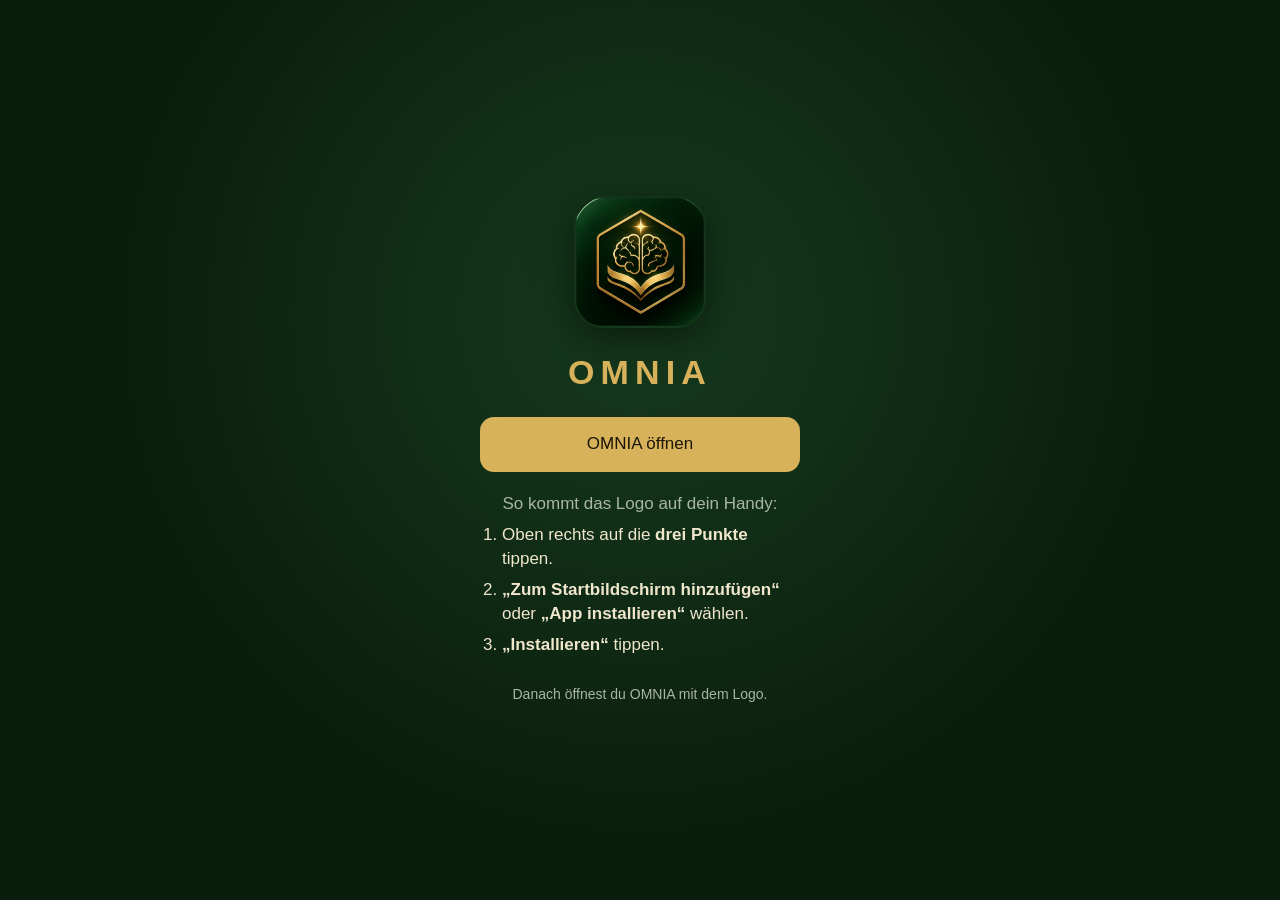
<file: omnia/index.html>
<!doctype html>
<html lang="de">
<head>
<meta charset="utf-8">
<meta name="viewport" content="width=device-width,initial-scale=1,viewport-fit=cover">
<meta name="robots" content="noindex,nofollow">
<title>OMNIA</title>
<link rel="manifest" href="manifest.webmanifest">
<link rel="icon" type="image/png" sizes="32x32" href="favicon-32.png">
<link rel="apple-touch-icon" href="apple-touch-icon.png">
<meta name="theme-color" content="#0a1e0e">
<meta name="apple-mobile-web-app-capable" content="yes">
<meta name="apple-mobile-web-app-title" content="OMNIA">
<style>
  :root { --bg:#0a1e0e; --gold:#d8b25a; --text:#efe6cc; --muted:#a9b6a3; }
  * { box-sizing:border-box; }
  html,body { margin:0; height:100%; background:var(--bg); color:var(--text);
    font:17px/1.45 -apple-system,BlinkMacSystemFont,"SF Pro Text","Segoe UI",Roboto,sans-serif; }
  main { min-height:100%; display:flex; flex-direction:column; align-items:center; justify-content:center;
    padding:32px 24px; text-align:center; gap:20px;
    background:radial-gradient(circle at 50% 35%, #163a1d 0%, var(--bg) 60%); }
  img { width:132px; height:132px; border-radius:30px; box-shadow:0 12px 40px rgba(0,0,0,.5); }
  h1 { margin:0; font-size:34px; letter-spacing:.18em; font-weight:600; color:var(--gold); }
  p { margin:0; color:var(--muted); max-width:340px; }
  a.knopf, button { display:block; width:100%; max-width:320px; padding:15px 20px; border-radius:14px; border:0;
    font:600 17px/1.2 inherit; font-family:inherit; text-decoration:none; cursor:pointer; }
  a.knopf { background:var(--gold); color:#1b1606; }
  button { background:transparent; color:var(--gold); border:1px solid rgba(216,178,90,.5); }
  ol { text-align:left; color:var(--text); max-width:320px; padding-left:22px; margin:0; }
  li { margin:6px 0; }
  .leise { font-size:14px; }
  [hidden] { display:none !important; }
</style>
</head>
<body>
<main>
  <img src="icon-512.png" alt="OMNIA Logo">
  <h1>OMNIA</h1>
  <p id="lade" hidden>OMNIA öffnet sich …</p>
  <a class="knopf" id="oeffnen" href="https://claude.ai/artifact/Ybf6qEZ8mvVn9w3HH5pejU">OMNIA öffnen</a>
  <button id="installieren" hidden>Als App auf den Startbildschirm</button>
  <div id="anleitung">
    <p>So kommt das Logo auf dein Handy:</p>
    <ol>
      <li>Oben rechts auf die <b>drei Punkte</b> tippen.</li>
      <li><b>„Zum Startbildschirm hinzufügen“</b> oder <b>„App installieren“</b> wählen.</li>
      <li><b>„Installieren“</b> tippen.</li>
    </ol>
  </div>
  <p class="leise">Danach öffnest du OMNIA mit dem Logo.</p>
</main>
<script>
  var ZIEL = 'https://claude.ai/artifact/Ybf6qEZ8mvVn9w3HH5pejU';
  if ('serviceWorker' in navigator) navigator.serviceWorker.register('sw.js').catch(function(){});
  var alsApp = window.matchMedia('(display-mode: standalone)').matches ||
               window.navigator.standalone === true ||
               /[?&]quelle=app/.test(location.search);
  if (alsApp) {
    document.getElementById('lade').hidden = false;
    document.getElementById('anleitung').hidden = true;
    document.querySelector('.leise').hidden = true;
    location.replace(ZIEL);
  }
  var angebot = null;
  window.addEventListener('beforeinstallprompt', function (e) {
    e.preventDefault(); angebot = e;
    document.getElementById('installieren').hidden = false;
  });
  document.getElementById('installieren').addEventListener('click', function () {
    if (!angebot) return;
    angebot.prompt();
    angebot.userChoice.finally(function () { angebot = null; document.getElementById('installieren').hidden = true; });
  });
  window.addEventListener('appinstalled', function () {
    document.getElementById('installieren').hidden = true;
    document.getElementById('anleitung').innerHTML = '<p>Fertig. Das OMNIA-Logo ist jetzt auf deinem Startbildschirm.</p>';
  });
</script>
</body>
</html>
</file>
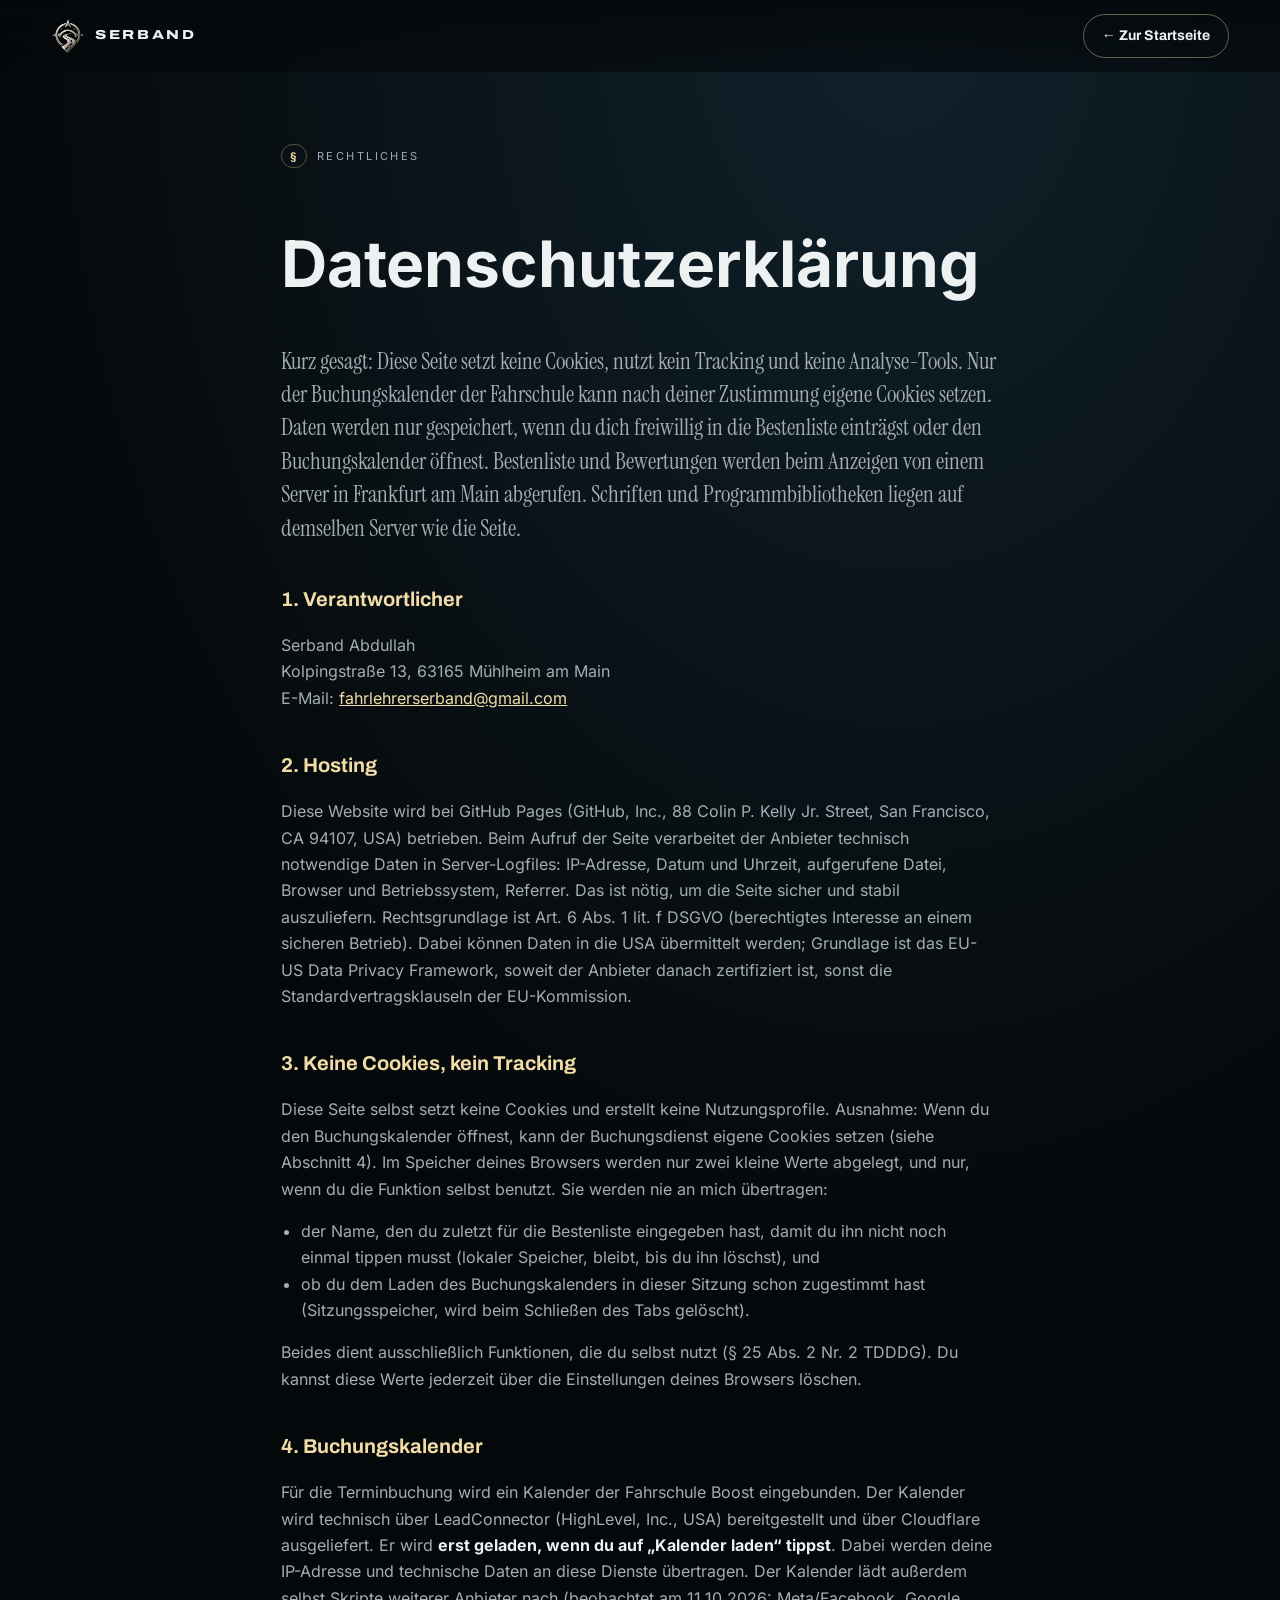
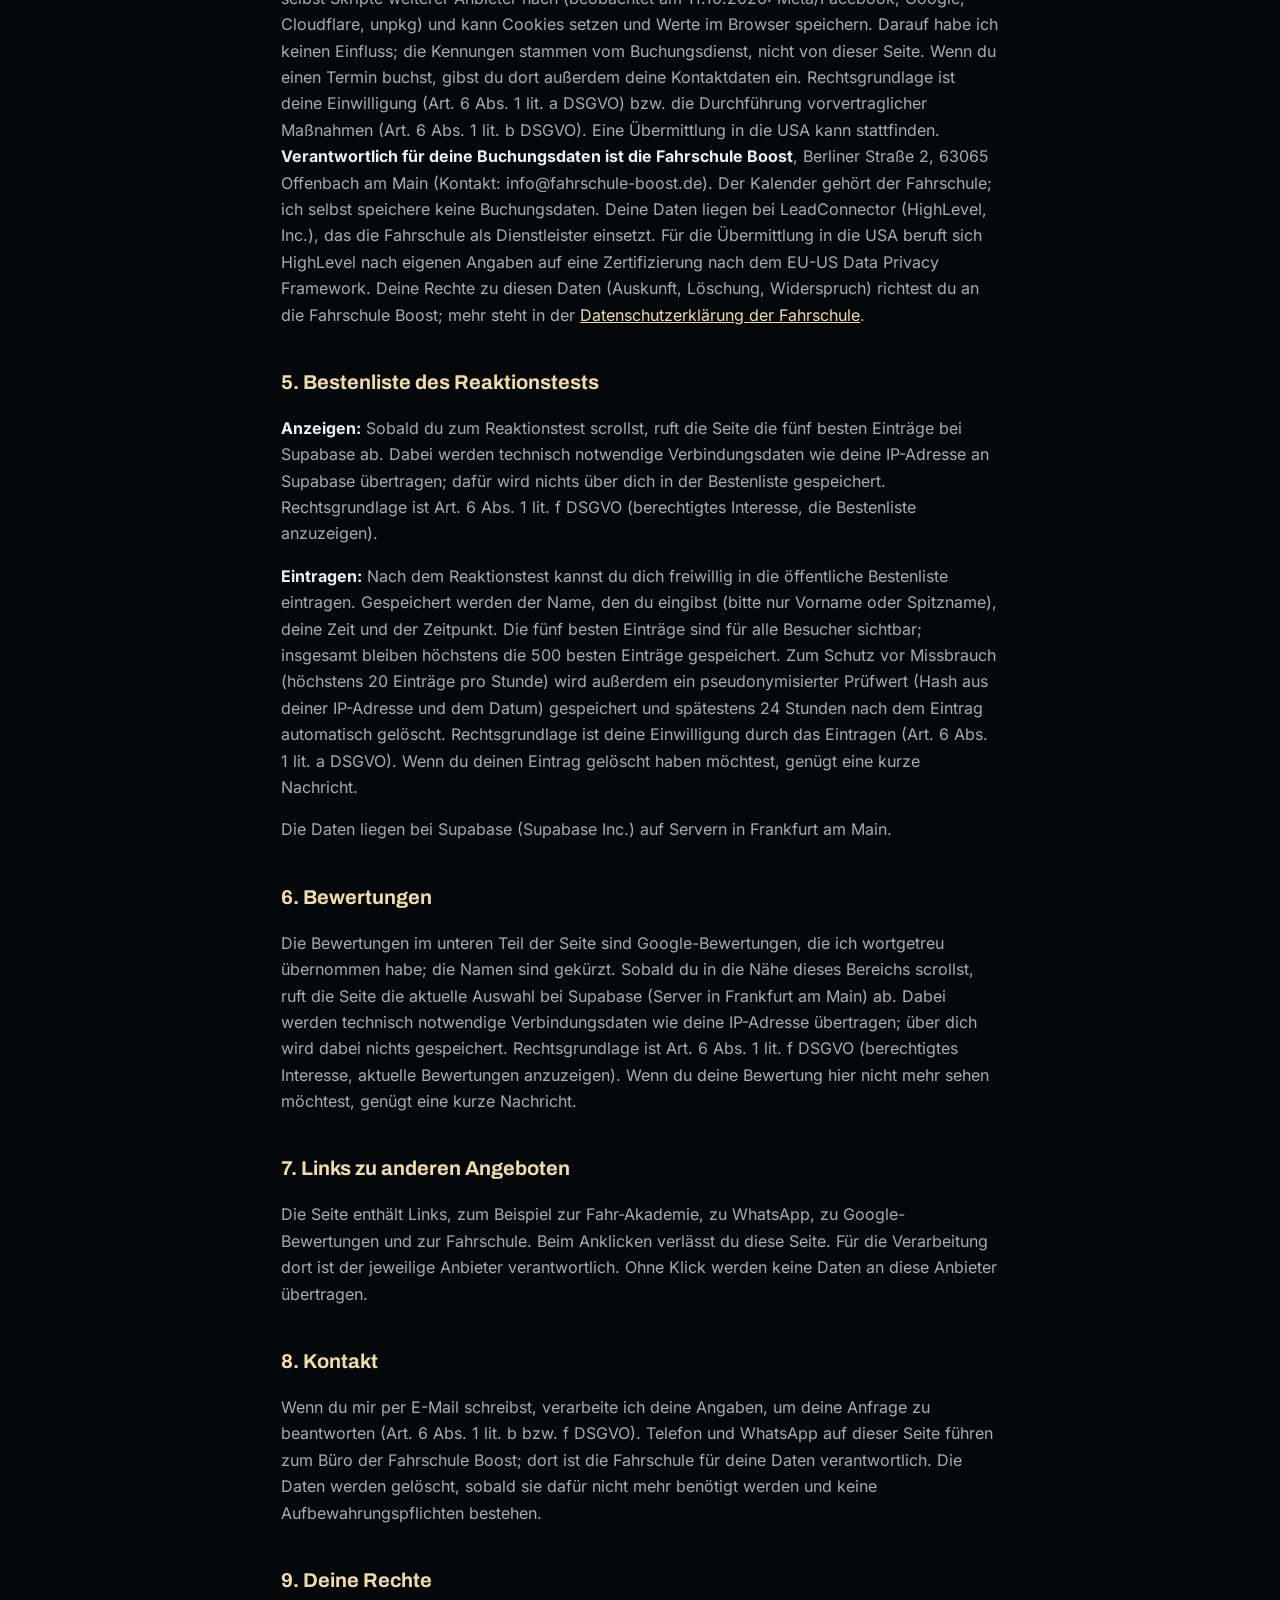
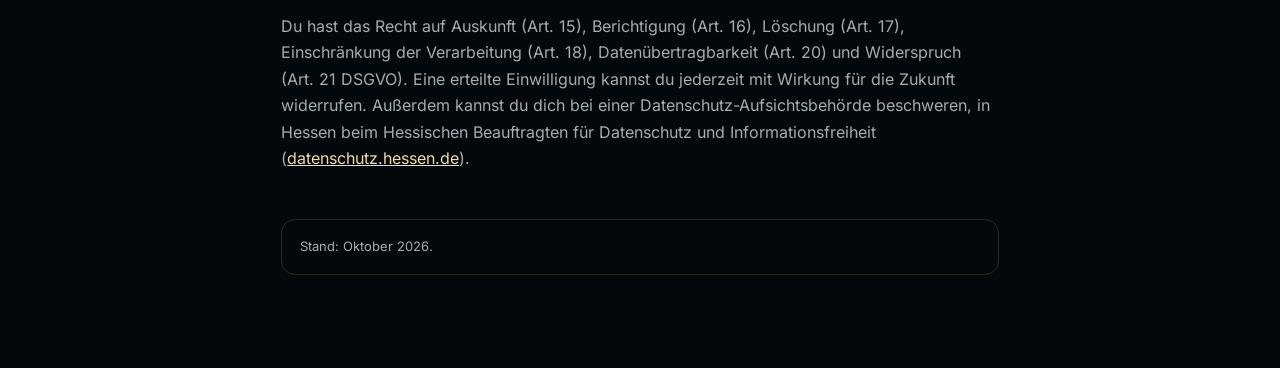
<file: datenschutz.html>
<!DOCTYPE html>
<html lang="de">
<head>
<meta charset="UTF-8">
<meta name="viewport" content="width=device-width, initial-scale=1, viewport-fit=cover">
<title>Datenschutz · Serband</title>
<meta name="robots" content="noindex">
<meta name="theme-color" content="#05080a">
<link rel="icon" href="img/favicon-64.png?v=2" type="image/png">
<link rel="stylesheet" href="css/style.css">
</head>
<body class="legal-page">
<header class="legal-nav">
  <a class="brand" href="./"><img src="img/logo-symbol.png" alt="" width="34" height="34"><span>SERBAND</span></a>
  <a class="btn btn--ghost btn--small" href="./"><span>← Zur Startseite</span></a>
</header>

<main class="legal">
  <p class="kicker"><span>§</span>Rechtliches</p>
  <h1 class="h2">Datenschutz&shy;erklärung</h1>

  <p class="lead">Kurz gesagt: Diese Seite setzt keine Cookies, nutzt kein Tracking und keine Analyse-Tools. Nur der Buchungskalender der Fahrschule kann nach deiner Zustimmung eigene Cookies setzen. Daten werden nur gespeichert, wenn du dich freiwillig in die Bestenliste einträgst oder den Buchungskalender öffnest. Bestenliste und Bewertungen werden beim Anzeigen von einem Server in Frankfurt am Main abgerufen. Schriften und Programmbibliotheken liegen auf demselben Server wie die Seite.</p>

  <h2>1. Verantwortlicher</h2>
  <p>
    Serband Abdullah<br>
    Kolpingstraße 13, 63165 Mühlheim am Main<br>
    E-Mail: <a href="mailto:fahrlehrerserband@gmail.com">fahrlehrerserband@gmail.com</a>
  </p>

  <h2>2. Hosting</h2>
  <p>Diese Website wird bei GitHub Pages (GitHub, Inc., 88 Colin P. Kelly Jr. Street, San Francisco, CA 94107, USA) betrieben. Beim Aufruf der Seite verarbeitet der Anbieter technisch notwendige Daten in Server-Logfiles: IP-Adresse, Datum und Uhrzeit, aufgerufene Datei, Browser und Betriebssystem, Referrer. Das ist nötig, um die Seite sicher und stabil auszuliefern. Rechtsgrundlage ist Art. 6 Abs. 1 lit. f DSGVO (berechtigtes Interesse an einem sicheren Betrieb). Dabei können Daten in die USA übermittelt werden; Grundlage ist das EU-US Data Privacy Framework, soweit der Anbieter danach zertifiziert ist, sonst die Standardvertragsklauseln der EU-Kommission.</p>

  <h2>3. Keine Cookies, kein Tracking</h2>
  <p>Diese Seite selbst setzt keine Cookies und erstellt keine Nutzungsprofile. Ausnahme: Wenn du den Buchungskalender öffnest, kann der Buchungsdienst eigene Cookies setzen (siehe Abschnitt 4). Im Speicher deines Browsers werden nur zwei kleine Werte abgelegt, und nur, wenn du die Funktion selbst benutzt. Sie werden nie an mich übertragen:</p>
  <ul>
    <li>der Name, den du zuletzt für die Bestenliste eingegeben hast, damit du ihn nicht noch einmal tippen musst (lokaler Speicher, bleibt, bis du ihn löschst), und</li>
    <li>ob du dem Laden des Buchungskalenders in dieser Sitzung schon zugestimmt hast (Sitzungsspeicher, wird beim Schließen des Tabs gelöscht).</li>
  </ul>
  <p>Beides dient ausschließlich Funktionen, die du selbst nutzt (§ 25 Abs. 2 Nr. 2 TDDDG). Du kannst diese Werte jederzeit über die Einstellungen deines Browsers löschen.</p>

  <h2>4. Buchungskalender</h2>
  <p>Für die Terminbuchung wird ein Kalender der Fahrschule Boost eingebunden. Der Kalender wird technisch über LeadConnector (HighLevel, Inc., USA) bereitgestellt und über Cloudflare ausgeliefert. Er wird <strong>erst geladen, wenn du auf „Kalender laden“ tippst</strong>. Dabei werden deine IP-Adresse und technische Daten an diese Dienste übertragen. Der Kalender lädt außerdem selbst Skripte weiterer Anbieter nach (beobachtet am 11.10.2026: Meta/Facebook, Google, Cloudflare, unpkg) und kann Cookies setzen und Werte im Browser speichern. Darauf habe ich keinen Einfluss; die Kennungen stammen vom Buchungsdienst, nicht von dieser Seite. Wenn du einen Termin buchst, gibst du dort außerdem deine Kontaktdaten ein. Rechtsgrundlage ist deine Einwilligung (Art. 6 Abs. 1 lit. a DSGVO) bzw. die Durchführung vorvertraglicher Maßnahmen (Art. 6 Abs. 1 lit. b DSGVO). Eine Übermittlung in die USA kann stattfinden. <strong>Verantwortlich für deine Buchungsdaten ist die Fahrschule Boost</strong>, Berliner Straße 2, 63065 Offenbach am Main (Kontakt: info@fahrschule-boost.de). Der Kalender gehört der Fahrschule; ich selbst speichere keine Buchungsdaten. Deine Daten liegen bei LeadConnector (HighLevel, Inc.), das die Fahrschule als Dienstleister einsetzt. Für die Übermittlung in die USA beruft sich HighLevel nach eigenen Angaben auf eine Zertifizierung nach dem EU-US Data Privacy Framework. Deine Rechte zu diesen Daten (Auskunft, Löschung, Widerspruch) richtest du an die Fahrschule Boost; mehr steht in der <a href="https://fahrschule-boost.de/datenschutz/" target="_blank" rel="noopener">Datenschutzerklärung der Fahrschule</a>.</p>

  <h2>5. Bestenliste des Reaktionstests</h2>
  <p><strong>Anzeigen:</strong> Sobald du zum Reaktionstest scrollst, ruft die Seite die fünf besten Einträge bei Supabase ab. Dabei werden technisch notwendige Verbindungsdaten wie deine IP-Adresse an Supabase übertragen; dafür wird nichts über dich in der Bestenliste gespeichert. Rechtsgrundlage ist Art. 6 Abs. 1 lit. f DSGVO (berechtigtes Interesse, die Bestenliste anzuzeigen).</p>
  <p><strong>Eintragen:</strong> Nach dem Reaktionstest kannst du dich freiwillig in die öffentliche Bestenliste eintragen. Gespeichert werden der Name, den du eingibst (bitte nur Vorname oder Spitzname), deine Zeit und der Zeitpunkt. Die fünf besten Einträge sind für alle Besucher sichtbar; insgesamt bleiben höchstens die 500 besten Einträge gespeichert. Zum Schutz vor Missbrauch (höchstens 20 Einträge pro Stunde) wird außerdem ein pseudonymisierter Prüfwert (Hash aus deiner IP-Adresse und dem Datum) gespeichert und spätestens 24 Stunden nach dem Eintrag automatisch gelöscht. Rechtsgrundlage ist deine Einwilligung durch das Eintragen (Art. 6 Abs. 1 lit. a DSGVO). Wenn du deinen Eintrag gelöscht haben möchtest, genügt eine kurze Nachricht.</p>
  <p>Die Daten liegen bei Supabase (Supabase Inc.) auf Servern in Frankfurt am Main.</p>

  <h2>6. Bewertungen</h2>
  <p>Die Bewertungen im unteren Teil der Seite sind Google-Bewertungen, die ich wortgetreu übernommen habe; die Namen sind gekürzt. Sobald du in die Nähe dieses Bereichs scrollst, ruft die Seite die aktuelle Auswahl bei Supabase (Server in Frankfurt am Main) ab. Dabei werden technisch notwendige Verbindungsdaten wie deine IP-Adresse übertragen; über dich wird dabei nichts gespeichert. Rechtsgrundlage ist Art. 6 Abs. 1 lit. f DSGVO (berechtigtes Interesse, aktuelle Bewertungen anzuzeigen). Wenn du deine Bewertung hier nicht mehr sehen möchtest, genügt eine kurze Nachricht.</p>

  <h2>7. Links zu anderen Angeboten</h2>
  <p>Die Seite enthält Links, zum Beispiel zur Fahr-Akademie, zu WhatsApp, zu Google-Bewertungen und zur Fahrschule. Beim Anklicken verlässt du diese Seite. Für die Verarbeitung dort ist der jeweilige Anbieter verantwortlich. Ohne Klick werden keine Daten an diese Anbieter übertragen.</p>

  <h2>8. Kontakt</h2>
  <p>Wenn du mir per E-Mail schreibst, verarbeite ich deine Angaben, um deine Anfrage zu beantworten (Art. 6 Abs. 1 lit. b bzw. f DSGVO). Telefon und WhatsApp auf dieser Seite führen zum Büro der Fahrschule Boost; dort ist die Fahrschule für deine Daten verantwortlich. Die Daten werden gelöscht, sobald sie dafür nicht mehr benötigt werden und keine Aufbewahrungspflichten bestehen.</p>

  <h2>9. Deine Rechte</h2>
  <p>Du hast das Recht auf Auskunft (Art. 15), Berichtigung (Art. 16), Löschung (Art. 17), Einschränkung der Verarbeitung (Art. 18), Datenübertragbarkeit (Art. 20) und Widerspruch (Art. 21 DSGVO). Eine erteilte Einwilligung kannst du jederzeit mit Wirkung für die Zukunft widerrufen. Außerdem kannst du dich bei einer Datenschutz-Aufsichtsbehörde beschweren, in Hessen beim Hessischen Beauftragten für Datenschutz und Informationsfreiheit (<a href="https://datenschutz.hessen.de" target="_blank" rel="noopener">datenschutz.hessen.de</a>).</p>

  <p class="legal__note">Stand: Oktober 2026.</p>
</main>
</body>
</html>
</file>
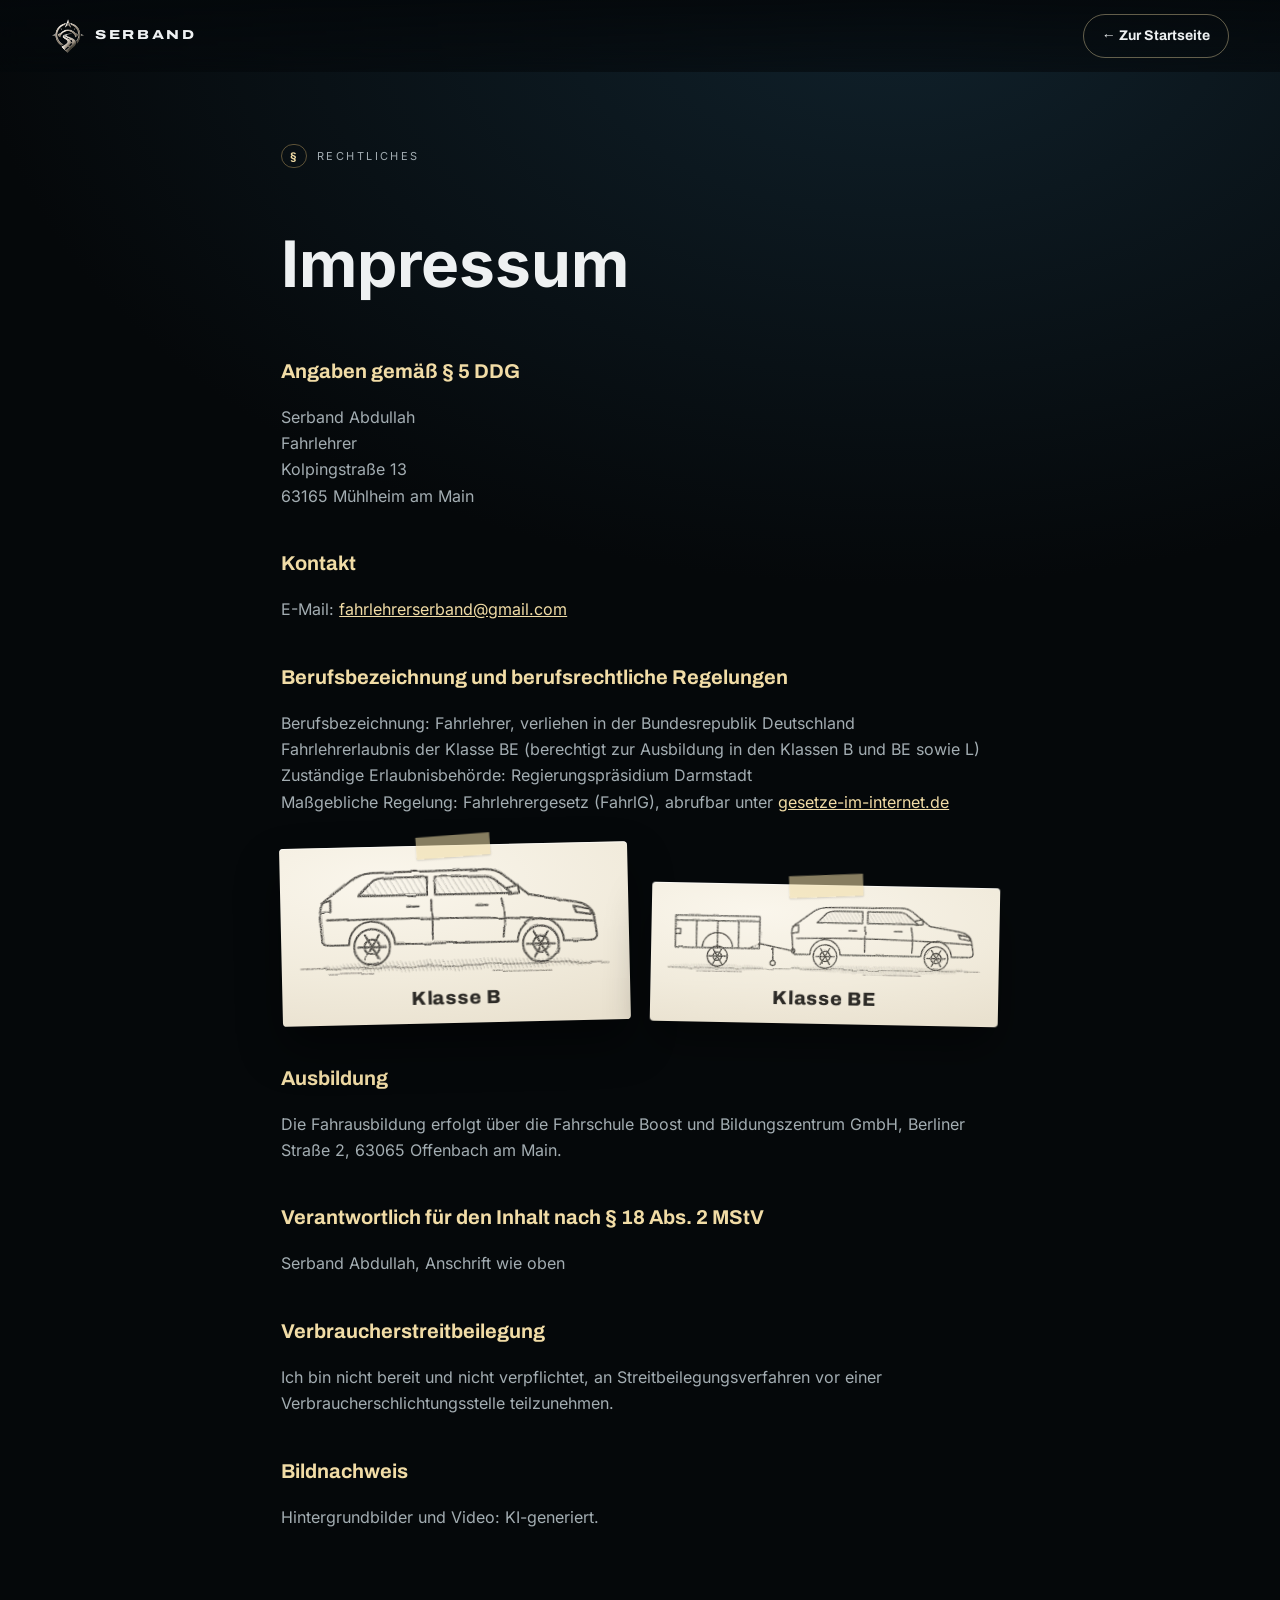
<file: impressum.html>
<!DOCTYPE html>
<html lang="de">
<head>
<meta charset="UTF-8">
<meta name="viewport" content="width=device-width, initial-scale=1, viewport-fit=cover">
<title>Impressum · Serband</title>
<meta name="robots" content="noindex">
<meta name="theme-color" content="#05080a">
<link rel="icon" href="img/favicon-64.png?v=2" type="image/png">
<link rel="stylesheet" href="css/style.css">
</head>
<body class="legal-page">
<header class="legal-nav">
  <a class="brand" href="./"><img src="img/logo-symbol.png" alt="" width="34" height="34"><span>SERBAND</span></a>
  <a class="btn btn--ghost btn--small" href="./"><span>← Zur Startseite</span></a>
</header>

<main class="legal">
  <p class="kicker"><span>§</span>Rechtliches</p>
  <h1 class="h2">Impressum</h1>

  <h2>Angaben gemäß § 5 DDG</h2>
  <p>
    Serband Abdullah<br>
    Fahrlehrer<br>
    Kolpingstraße 13<br>
    63165 Mühlheim am Main
  </p>

  <h2>Kontakt</h2>
  <p>
    E-Mail: <a href="mailto:fahrlehrerserband@gmail.com">fahrlehrerserband@gmail.com</a>
  </p>

  <h2>Berufsbezeichnung und berufsrechtliche Regelungen</h2>
  <p>
    Berufsbezeichnung: Fahrlehrer, verliehen in der Bundesrepublik Deutschland<br>
    Fahrlehrerlaubnis der Klasse BE (berechtigt zur Ausbildung in den Klassen <span data-klassen-text>B und BE</span> sowie L)<br>
    Zuständige Erlaubnisbehörde: Regierungspräsidium Darmstadt<br>
    Maßgebliche Regelung: Fahrlehrergesetz (FahrlG), abrufbar unter <a href="https://www.gesetze-im-internet.de/fahrlg_2018/" target="_blank" rel="noopener">gesetze-im-internet.de</a>
  </p>
  <div class="klassen klassen--klein" data-klassen></div>

  <h2>Ausbildung</h2>
  <p>Die Fahrausbildung erfolgt über die Fahrschule Boost und Bildungszentrum GmbH, Berliner Straße 2, 63065 Offenbach am Main.</p>

  <h2>Verantwortlich für den Inhalt nach § 18 Abs. 2 MStV</h2>
  <p>Serband Abdullah, Anschrift wie oben</p>

  <h2>Verbraucherstreitbeilegung</h2>
  <p>Ich bin nicht bereit und nicht verpflichtet, an Streitbeilegungsverfahren vor einer Verbraucherschlichtungsstelle teilzunehmen.</p>

  <h2>Bildnachweis</h2>
  <p>Hintergrundbilder und Video: KI-generiert.</p>

</main>
<script type="module" src="js/klassen.js"></script>
</body>
</html>
</file>
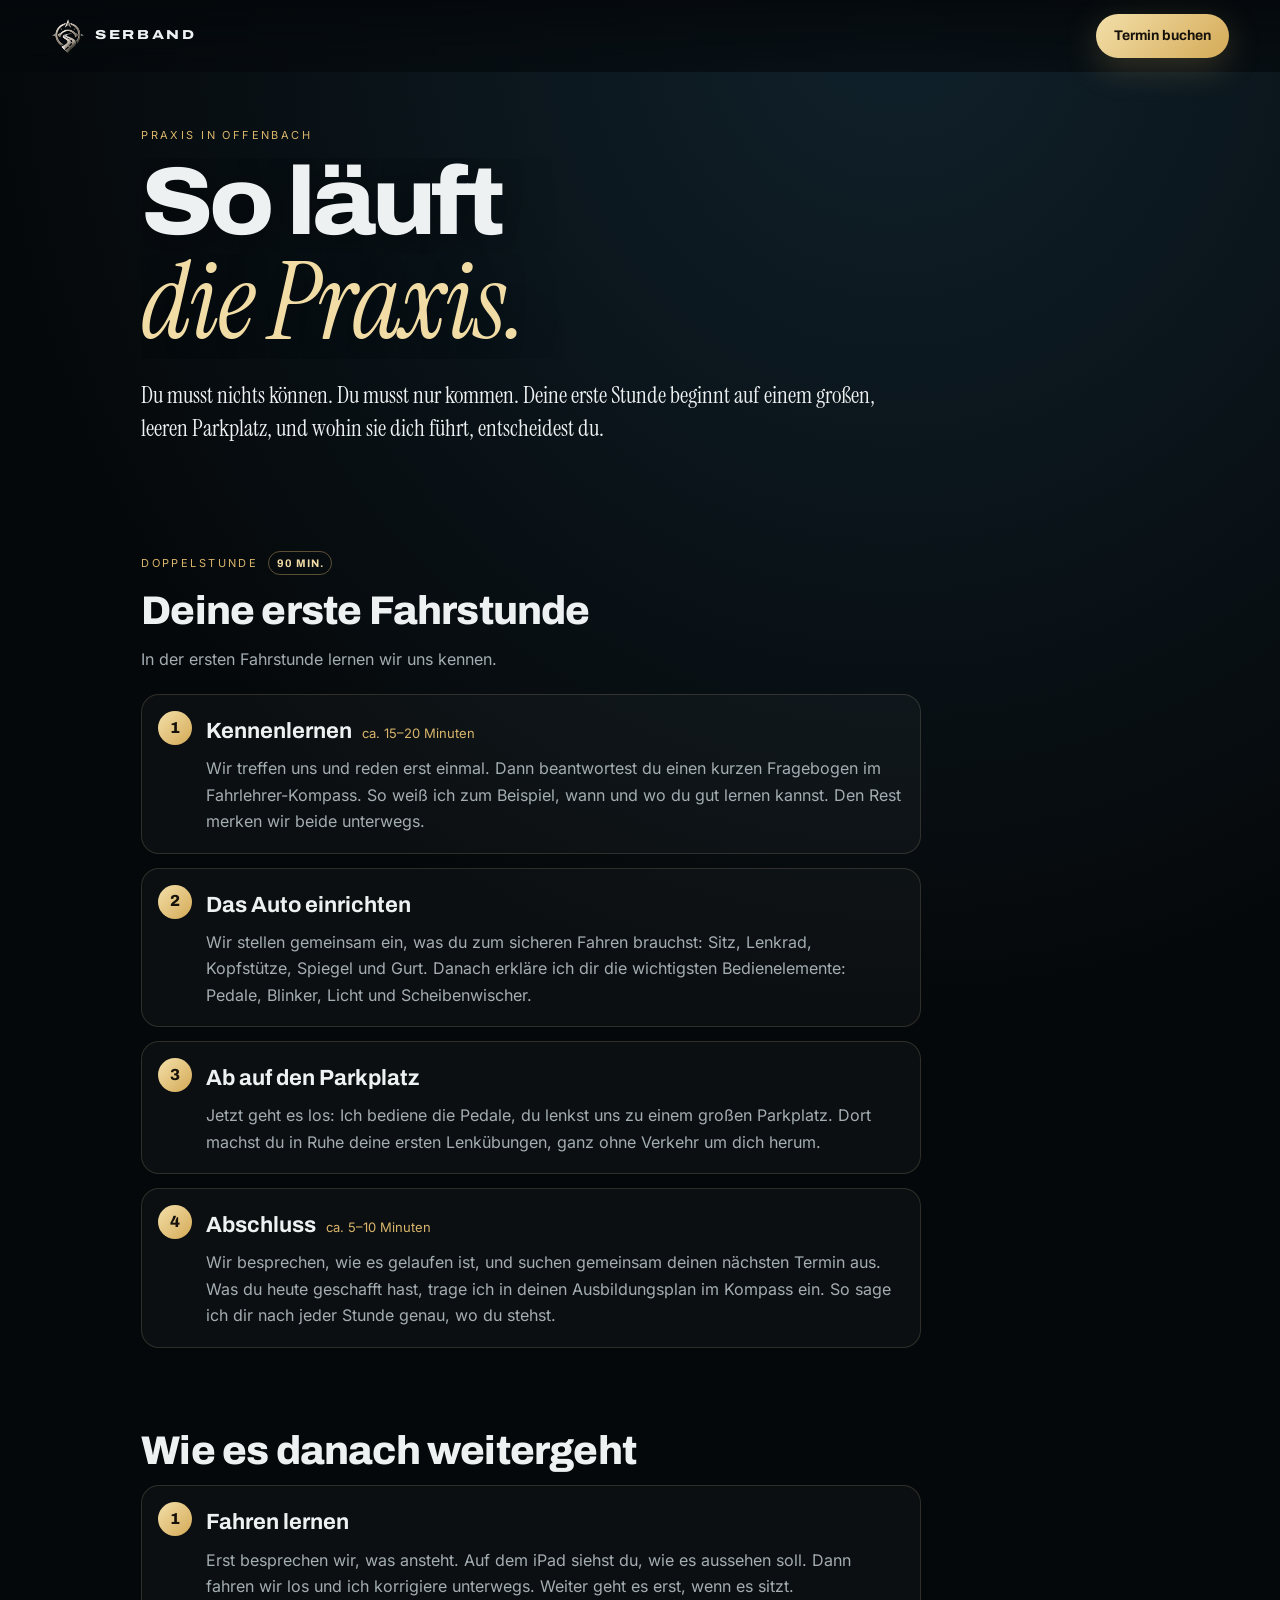
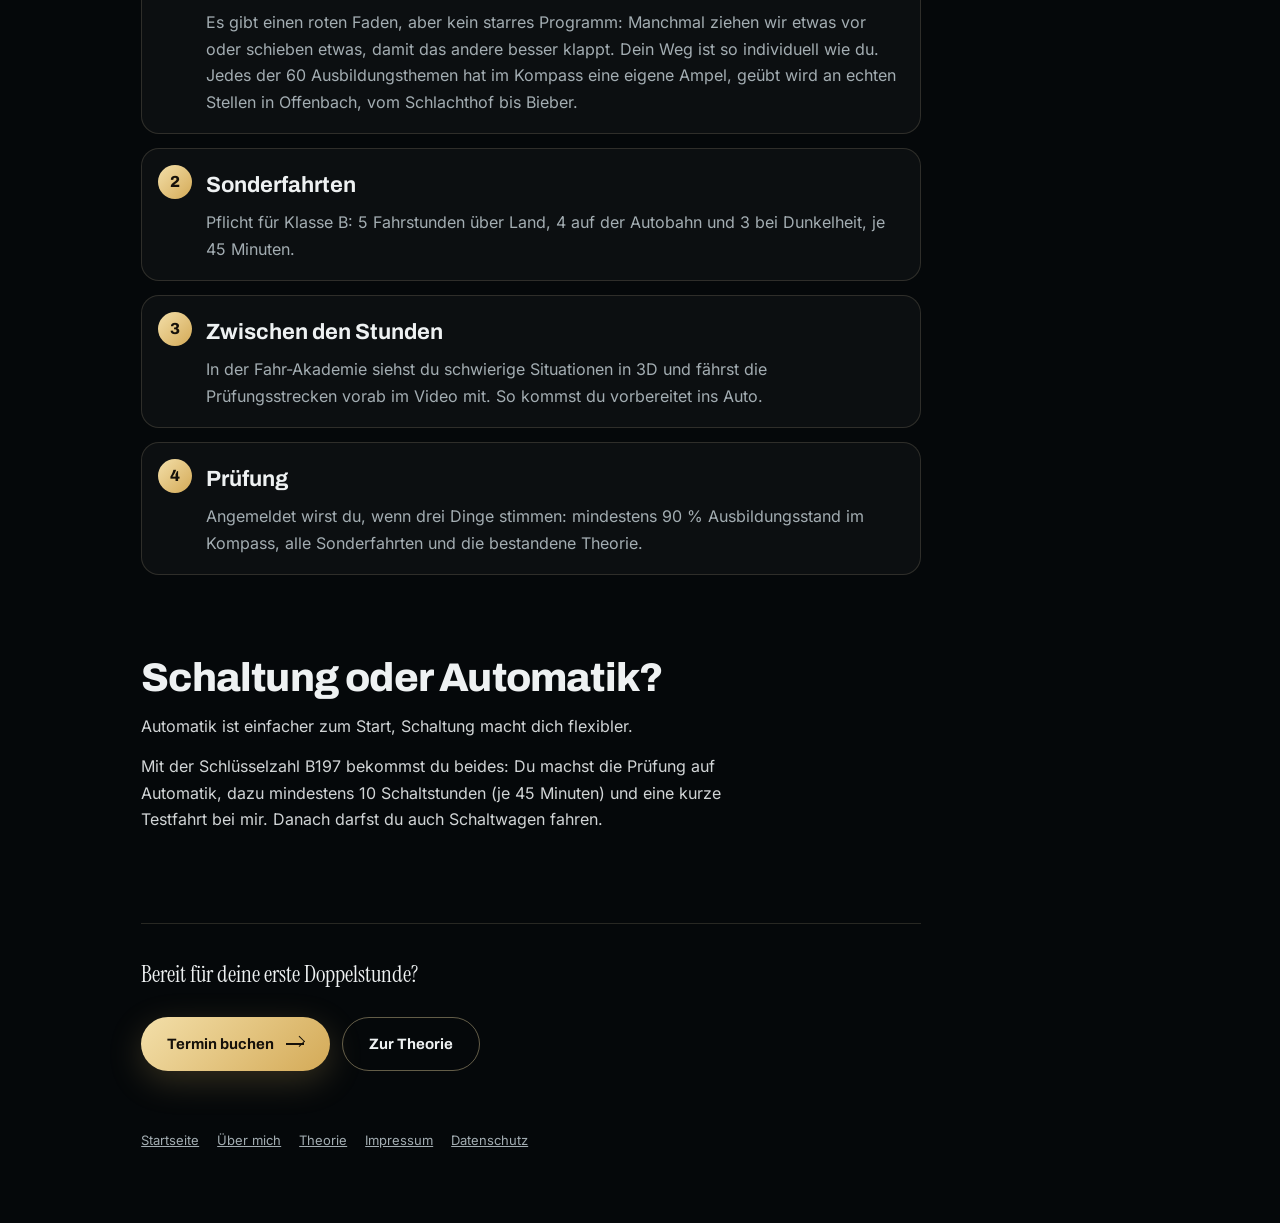
<file: praxis.html>
<!DOCTYPE html>
<html lang="de">
<head>
<meta charset="UTF-8">
<meta name="viewport" content="width=device-width, initial-scale=1, viewport-fit=cover">
<title>Praxis · Serband</title>
<meta name="description" content="So läuft die Fahrausbildung bei Fahrlehrer Serband in Offenbach: die erste Fahrstunde als Doppelstunde, dein Weg bis zur Prüfung, Schaltung oder Automatik.">
<meta name="theme-color" content="#05080a">
<link rel="canonical" href="https://www.fahrlehrer-serband.de/praxis.html">
<meta property="og:type" content="website">
<meta property="og:title" content="Praxis · Serband">
<meta property="og:description" content="Deine erste Fahrstunde und wie es danach weitergeht.">
<meta property="og:url" content="https://www.fahrlehrer-serband.de/praxis.html">
<meta property="og:image" content="https://www.fahrlehrer-serband.de/img/og.jpg">
<link rel="icon" href="img/favicon-64.png?v=2" type="image/png">
<link rel="apple-touch-icon" href="img/apple-touch-icon.png?v=2">
<link rel="preload" href="fonts/archivo.woff2" as="font" type="font/woff2" crossorigin>
<link rel="preload" href="fonts/instrument-serif.woff2" as="font" type="font/woff2" crossorigin>
<link rel="preload" href="fonts/instrument-serif-italic.woff2" as="font" type="font/woff2" crossorigin>
<link rel="stylesheet" href="css/style.css">
</head>
<body class="legal-page theorie-page">
<header class="legal-nav">
  <a class="brand" href="./"><img src="img/logo-symbol.png" alt="" width="34" height="34"><span>SERBAND</span></a>
  <a class="btn btn--small" href="./#los"><span>Termin buchen</span></a>
</header>

<main class="theorie">
  <header class="theorie__kopf">
    <p class="kicker">Praxis in Offenbach</p>
    <h1 class="title"><span class="line"><span>So läuft</span></span><span class="line"><em>die Praxis.</em></span></h1>
    <p class="lead">Du musst nichts können. Du musst nur kommen. Deine erste Stunde beginnt auf einem großen, leeren Parkplatz, und wohin sie dich führt, entscheidest du.</p>
  </header>

  <section class="abend" aria-labelledby="erste">
    <p class="kicker">Doppelstunde <span>90 Min.</span></p>
    <h2 class="abend__titel" id="erste">Deine erste Fahrstunde</h2>
    <p class="abend__text">In der ersten Fahrstunde lernen wir uns kennen.</p>
    <ol class="schritte">
      <li>
        <h3>Kennenlernen <small>ca. 15–20 Minuten</small></h3>
        <p>Wir treffen uns und reden erst einmal. Dann beantwortest du einen kurzen Fragebogen im Fahrlehrer-Kompass. So weiß ich zum Beispiel, wann und wo du gut lernen kannst. Den Rest merken wir beide unterwegs.</p>
      </li>
      <li>
        <h3>Das Auto einrichten</h3>
        <p>Wir stellen gemeinsam ein, was du zum sicheren Fahren brauchst: Sitz, Lenkrad, Kopfstütze, Spiegel und Gurt. Danach erkläre ich dir die wichtigsten Bedienelemente: Pedale, Blinker, Licht und Scheibenwischer.</p>
      </li>
      <li>
        <h3>Ab auf den Parkplatz</h3>
        <p>Jetzt geht es los: Ich bediene die Pedale, du lenkst uns zu einem großen Parkplatz. Dort machst du in Ruhe deine ersten Lenkübungen, ganz ohne Verkehr um dich herum.</p>
      </li>
      <li>
        <h3>Abschluss <small>ca. 5–10 Minuten</small></h3>
        <p>Wir besprechen, wie es gelaufen ist, und suchen gemeinsam deinen nächsten Termin aus. Was du heute geschafft hast, trage ich in deinen Ausbildungsplan im Kompass ein. So sage ich dir nach jeder Stunde genau, wo du stehst.</p>
      </li>
    </ol>
  </section>

  <section class="abend" aria-labelledby="danach">
    <h2 class="abend__titel" id="danach">Wie es danach weitergeht</h2>
    <ol class="schritte">
      <li>
        <h3>Fahren lernen</h3>
        <p>Erst besprechen wir, was ansteht. Auf dem iPad siehst du, wie es aussehen soll. Dann fahren wir los und ich korrigiere unterwegs. Weiter geht es erst, wenn es sitzt.</p><p>Es gibt einen roten Faden, aber kein starres Programm: Manchmal ziehen wir etwas vor oder schieben etwas, damit das andere besser klappt. Dein Weg ist so individuell wie du. Jedes der 60 Ausbildungsthemen hat im Kompass eine eigene Ampel, geübt wird an echten Stellen in Offenbach, vom Schlachthof bis Bieber.</p>
      </li>
      <li>
        <h3>Sonderfahrten</h3>
        <p>Pflicht für Klasse B: 5 Fahrstunden über Land, 4 auf der Autobahn und 3 bei Dunkelheit, je 45 Minuten.</p>
      </li>
      <li>
        <h3>Zwischen den Stunden</h3>
        <p>In der Fahr-Akademie siehst du schwierige Situationen in 3D und fährst die Prüfungsstrecken vorab im Video mit. So kommst du vorbereitet ins Auto.</p>
      </li>
      <li>
        <h3>Prüfung</h3>
        <p>Angemeldet wirst du, wenn drei Dinge stimmen: mindestens 90&nbsp;% Ausbildungsstand im Kompass, alle Sonderfahrten und die bestandene Theorie.</p>
      </li>
    </ol>
  </section>

  <section class="abend" aria-labelledby="getriebe">
    <h2 class="abend__titel" id="getriebe">Schaltung oder Automatik?</h2>
    <div class="fliesstext">
      <p>Automatik ist einfacher zum Start, Schaltung macht dich flexibler.</p>
      <p>Mit der Schlüsselzahl B197 bekommst du beides: Du machst die Prüfung auf Automatik, dazu mindestens 10 Schaltstunden (je 45 Minuten) und eine kurze Testfahrt bei mir. Danach darfst du auch Schaltwagen fahren.</p>
    </div>
  </section>

  <section class="theorie__schluss">
    <p class="lead">Bereit für deine erste Doppelstunde?</p>
    <div class="row">
      <a class="btn" href="./#los"><span>Termin buchen</span><i class="arrow"></i></a>
      <a class="btn btn--ghost" href="theorie.html"><span>Zur Theorie</span></a>
    </div>
  </section>

  <footer class="theorie__fuss">
    <a href="./">Startseite</a>
    <a href="ueber-mich.html">Über mich</a>
    <a href="theorie.html">Theorie</a>
    <a href="impressum.html">Impressum</a>
    <a href="datenschutz.html">Datenschutz</a>
  </footer>
</main>
</body>
</html>
</file>
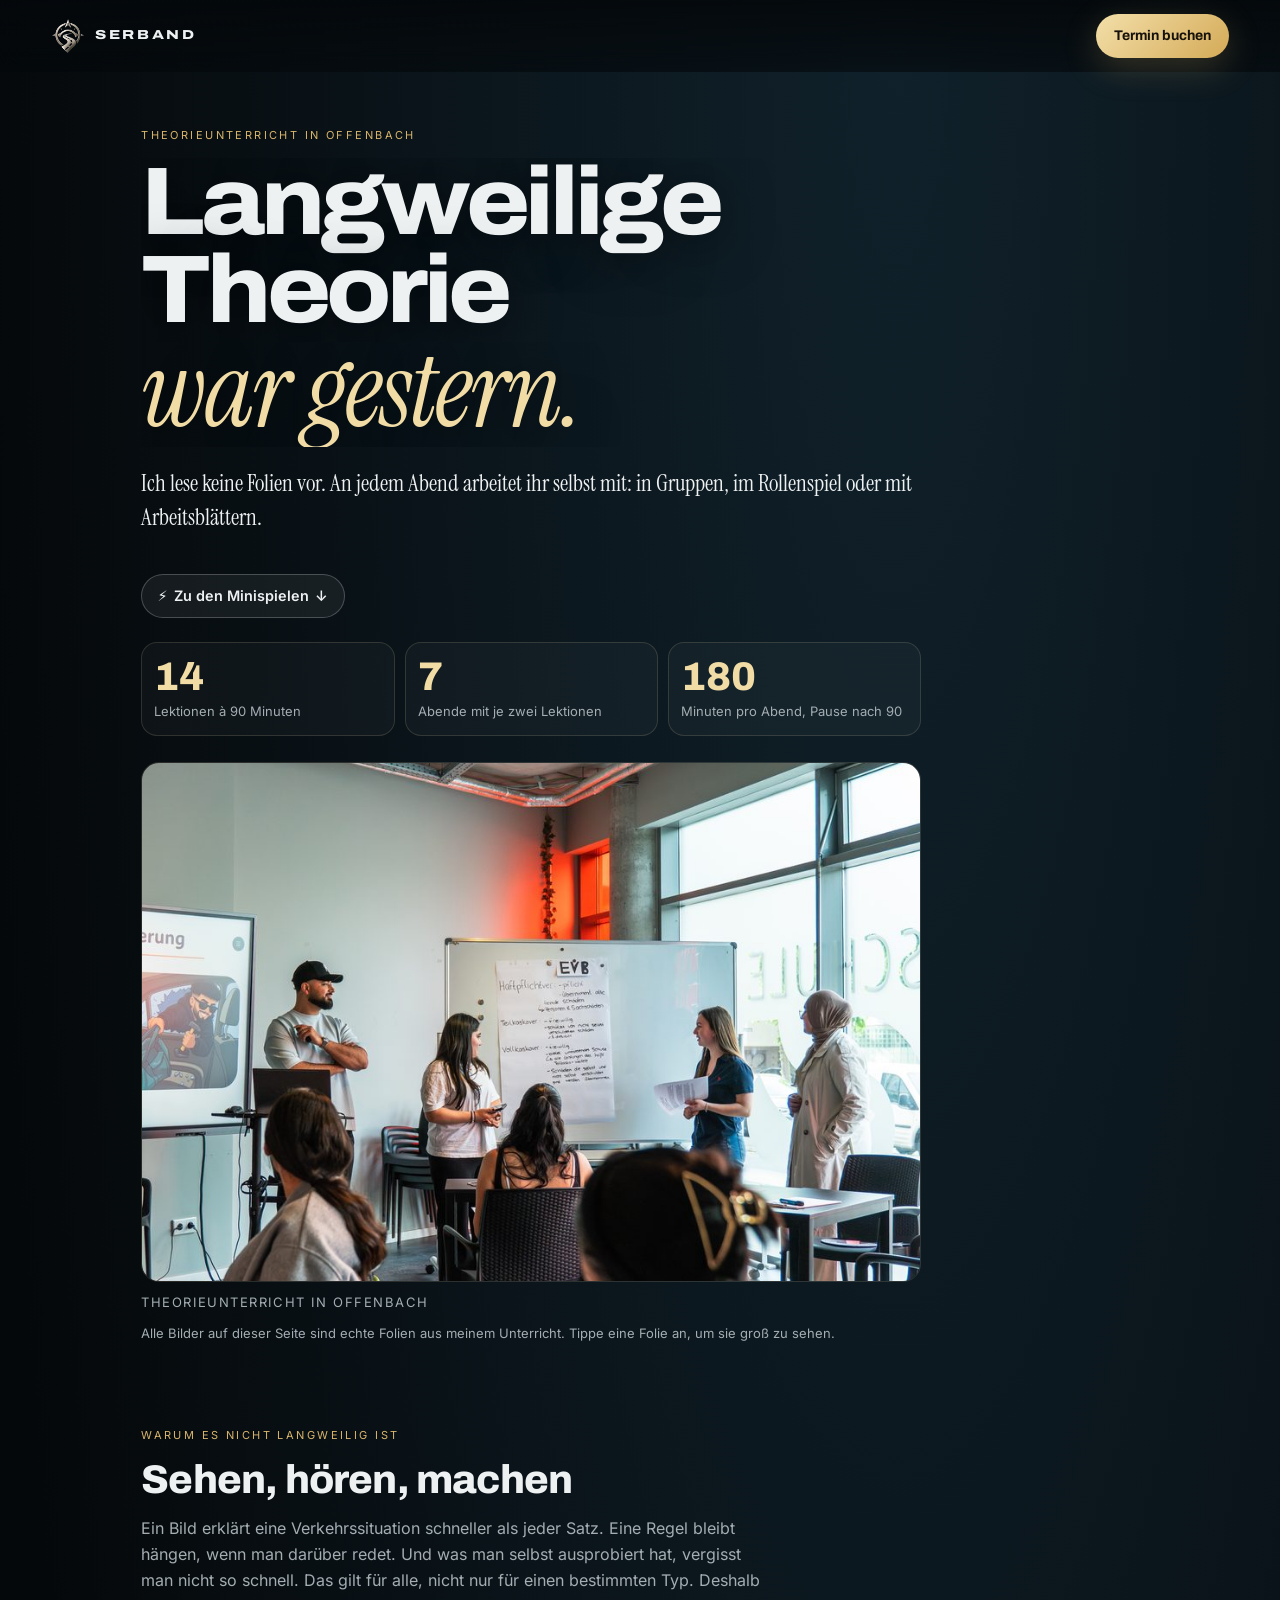
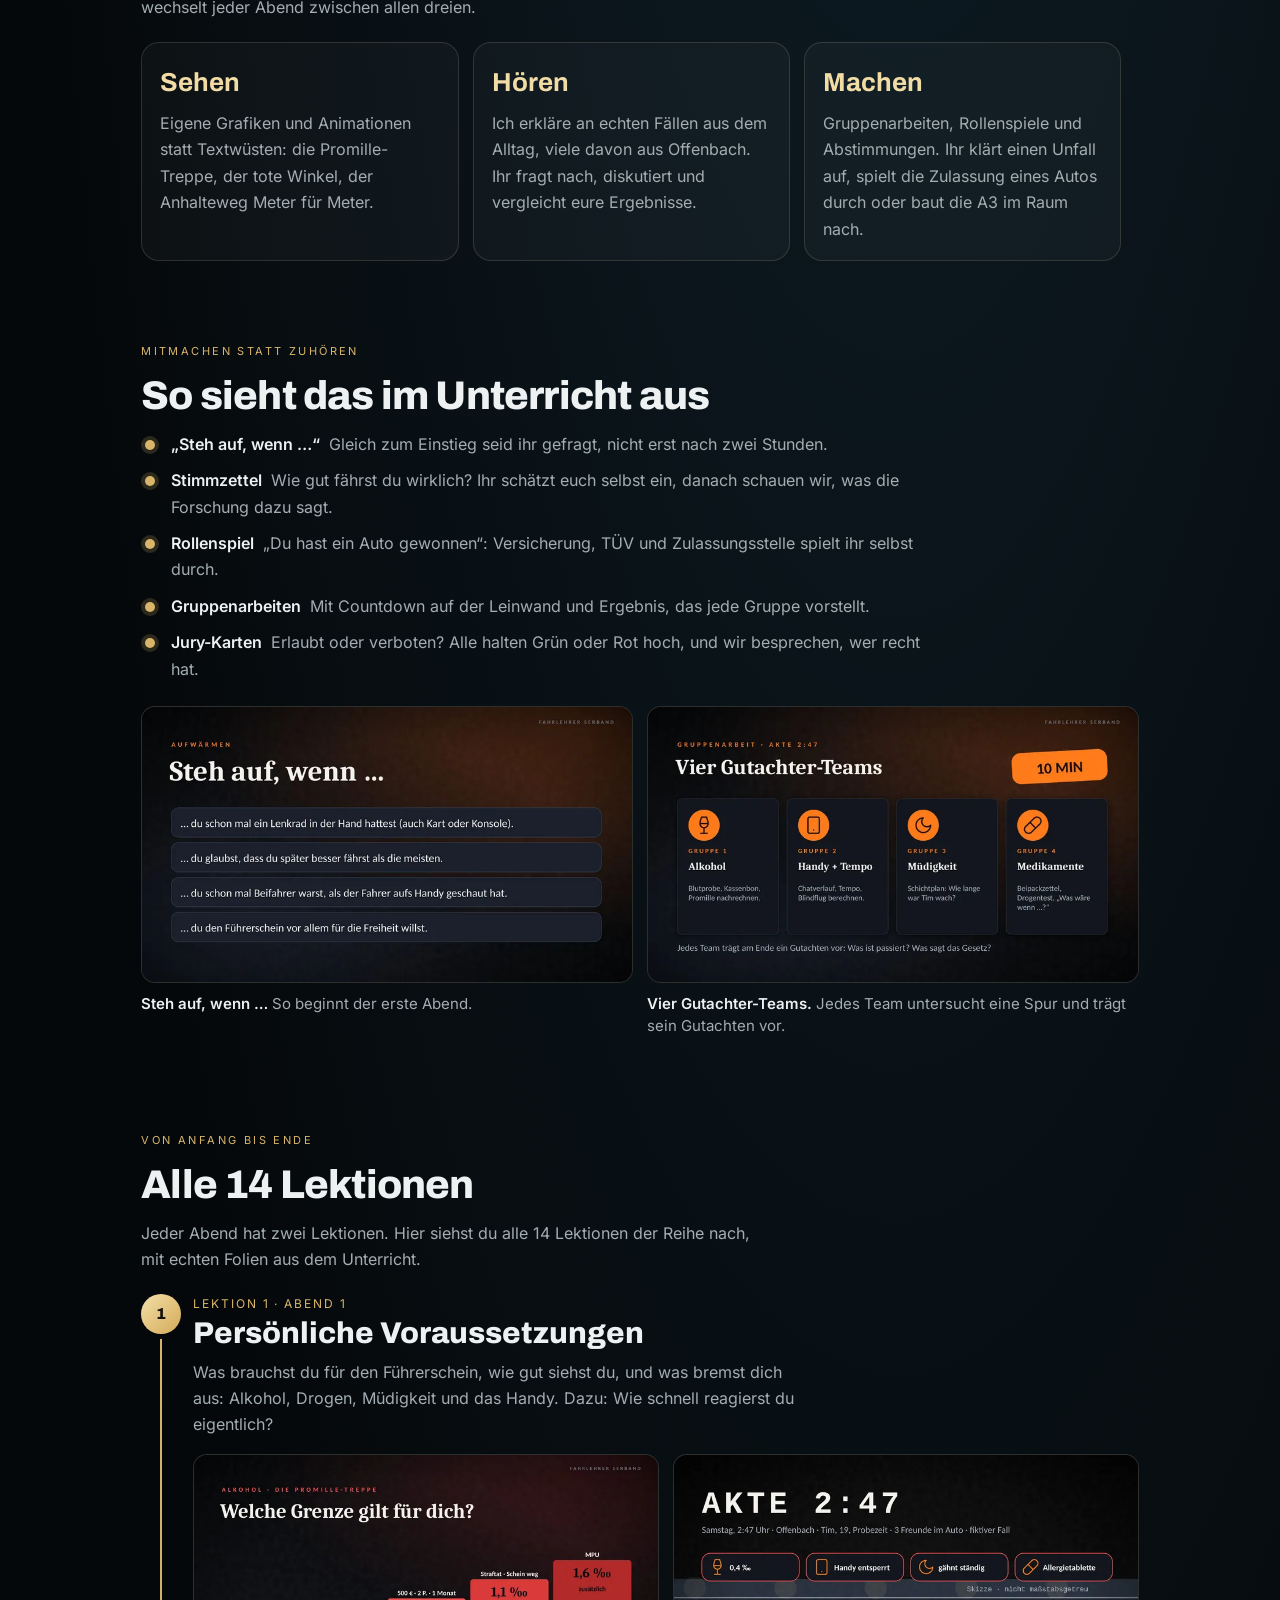
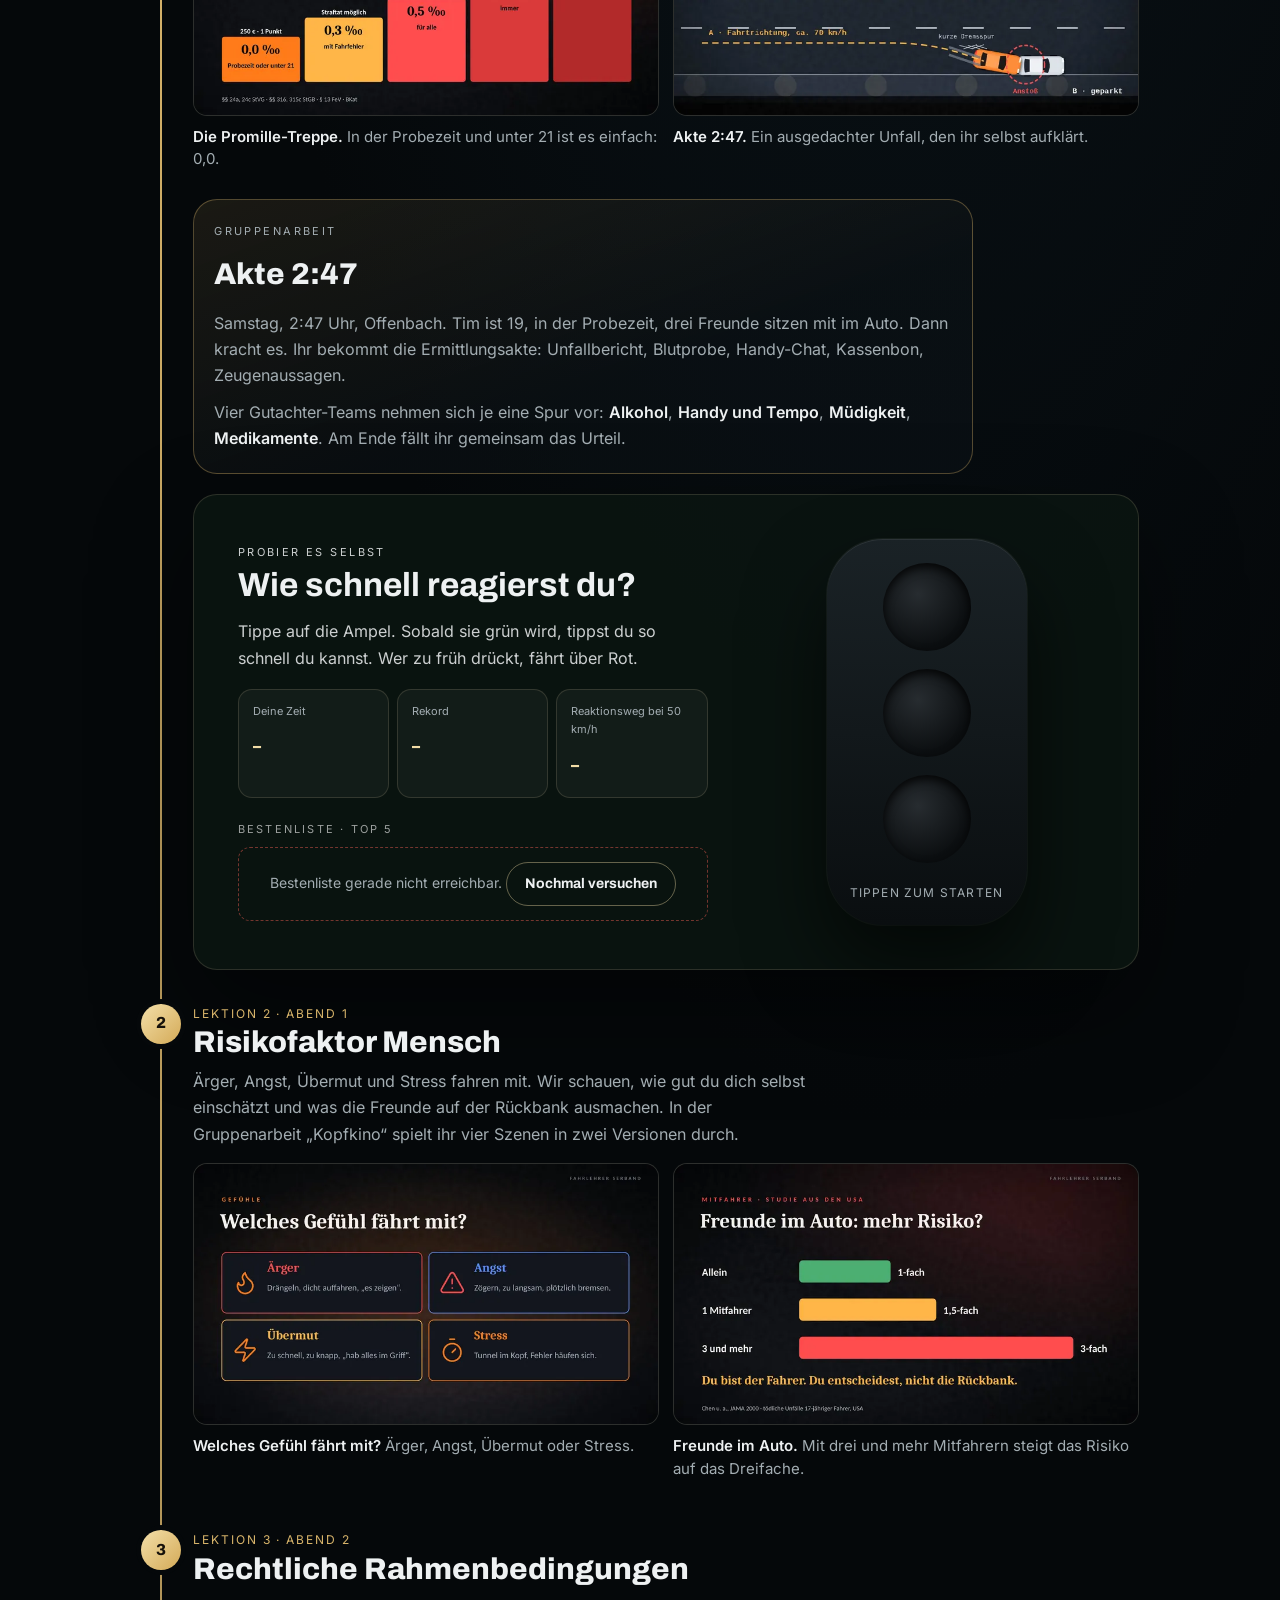
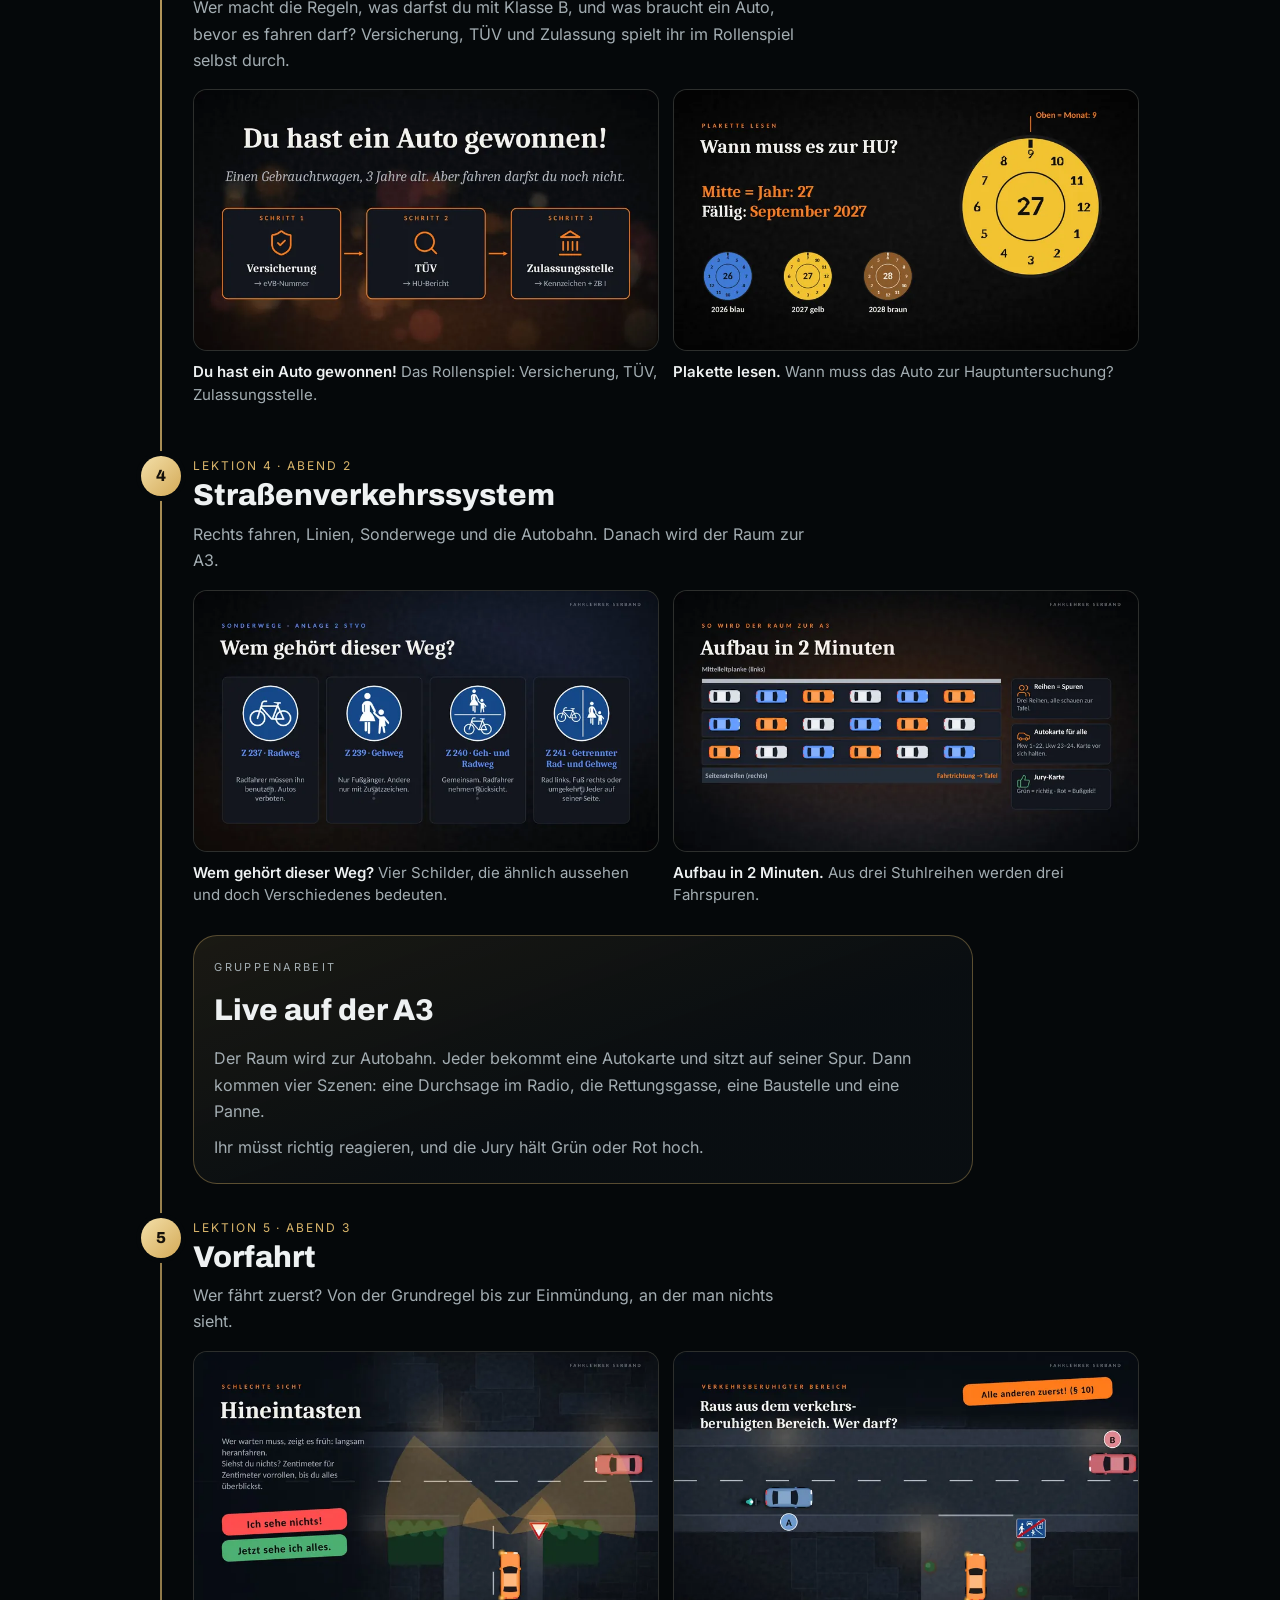
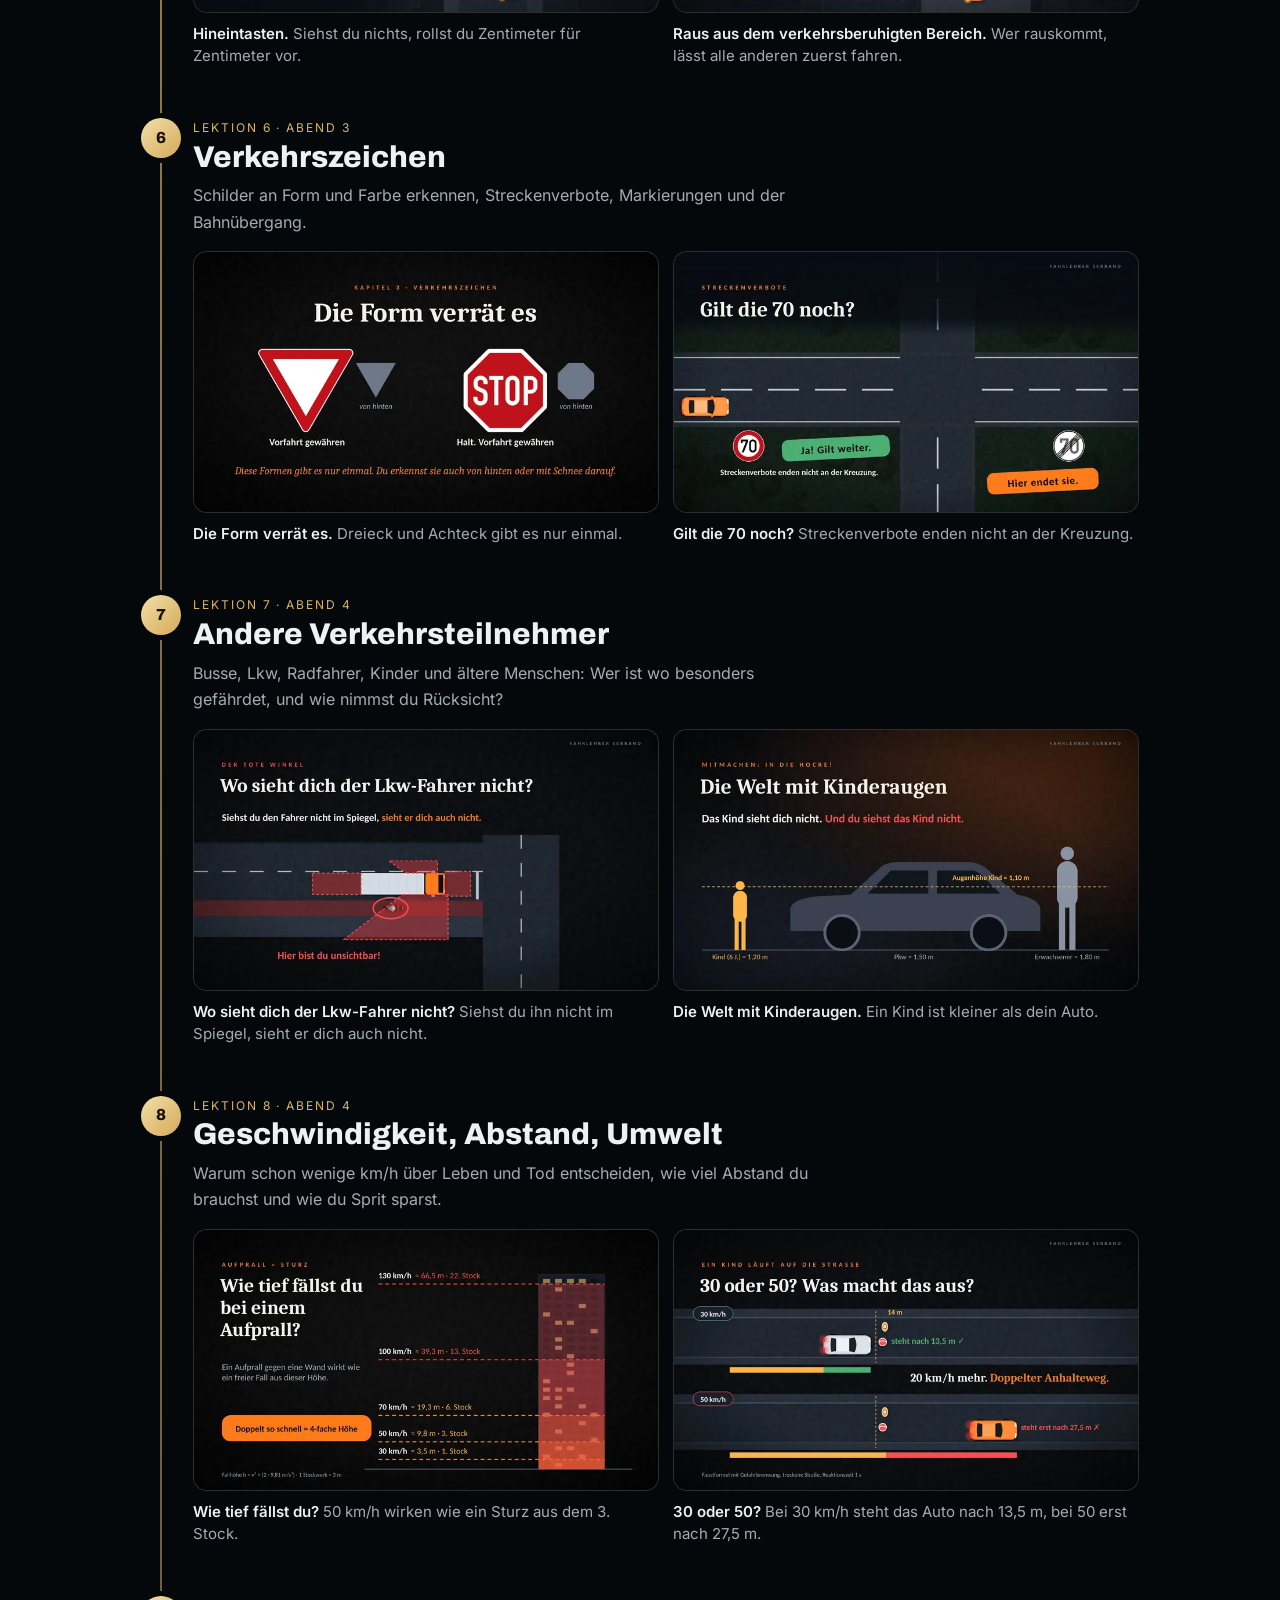
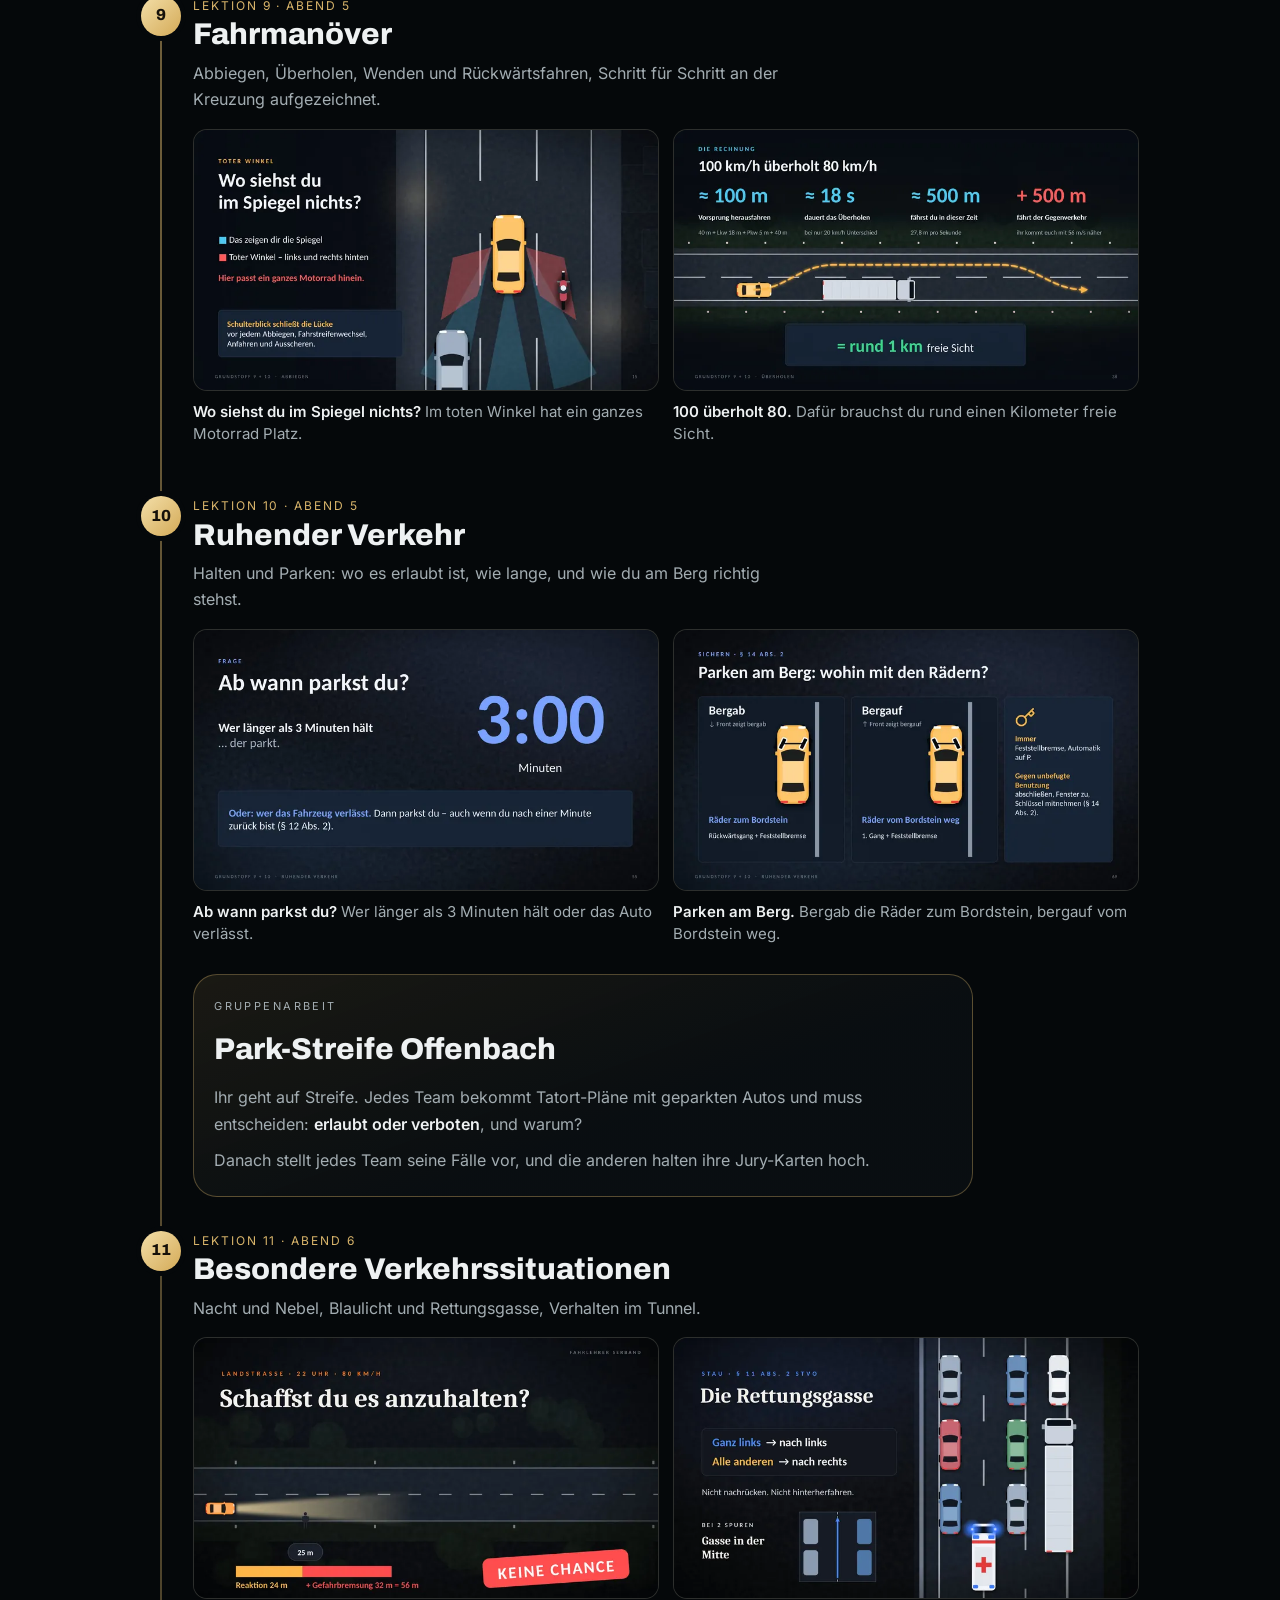
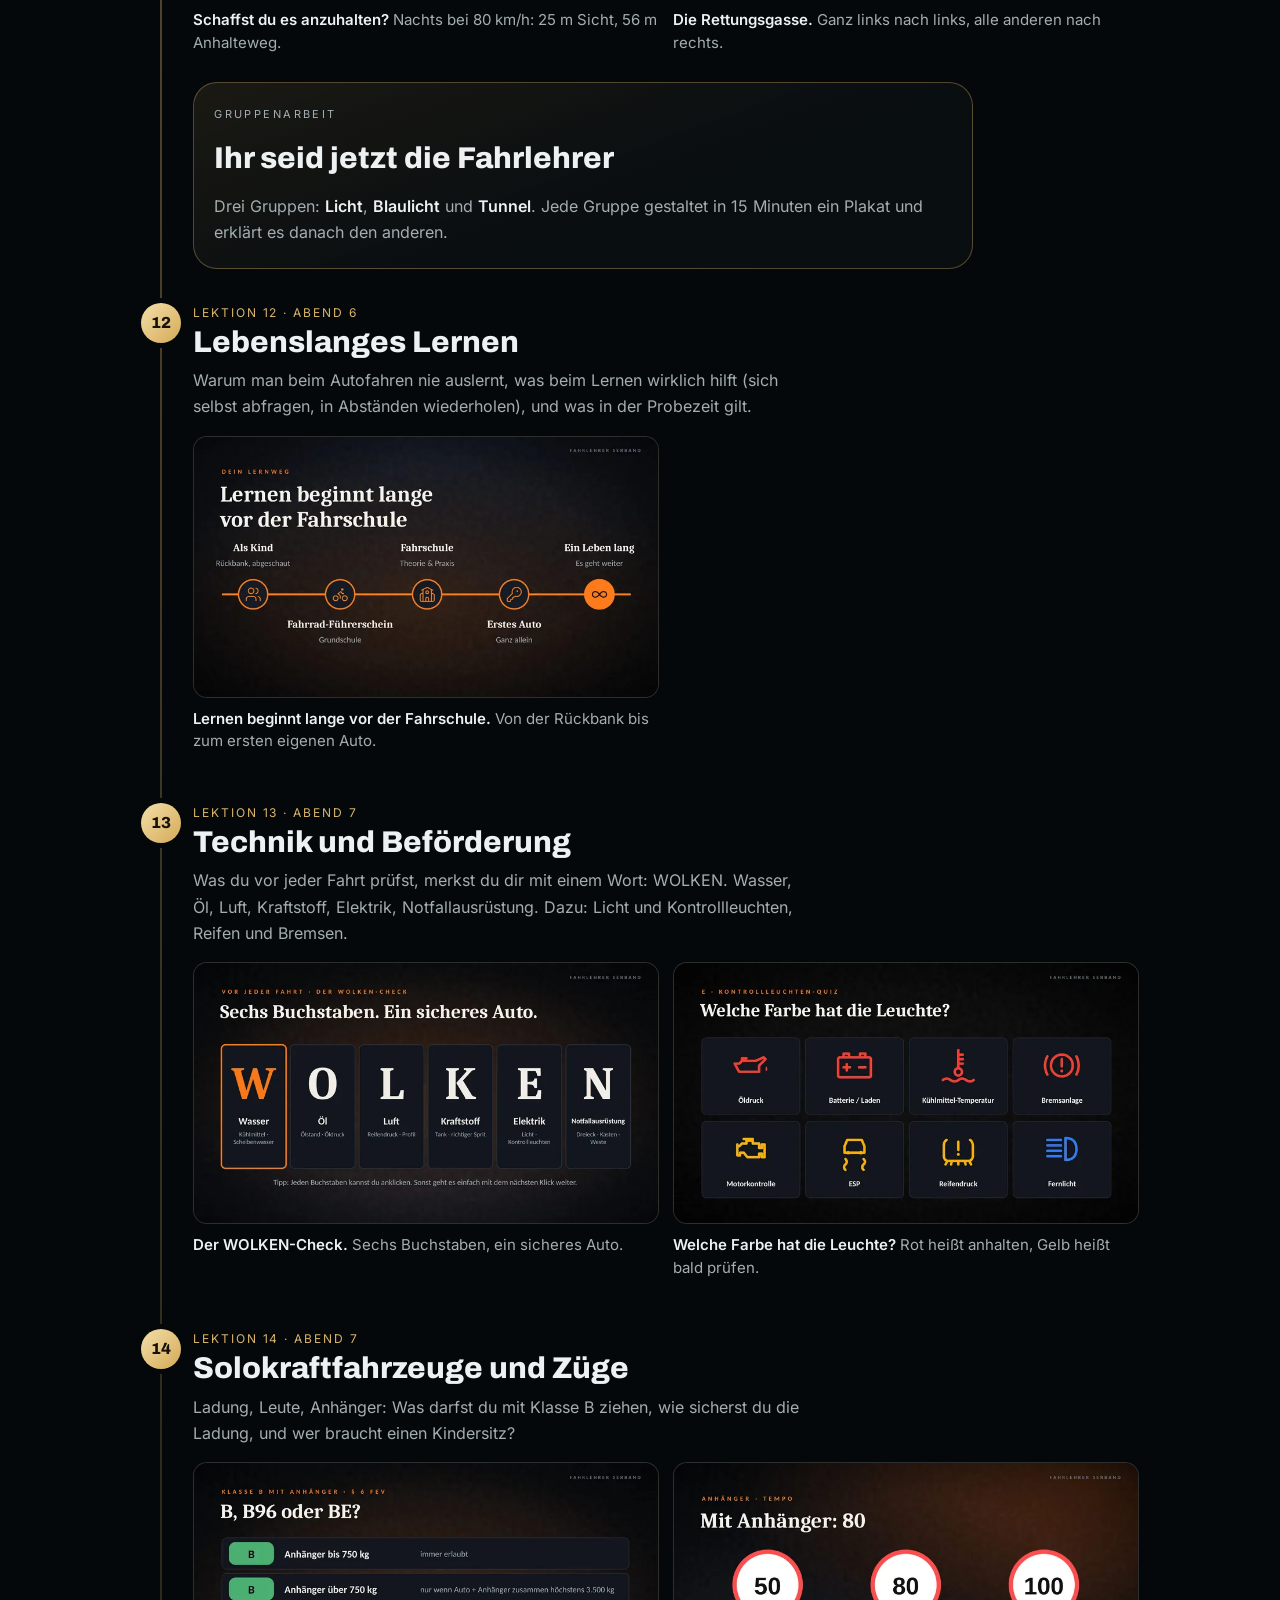
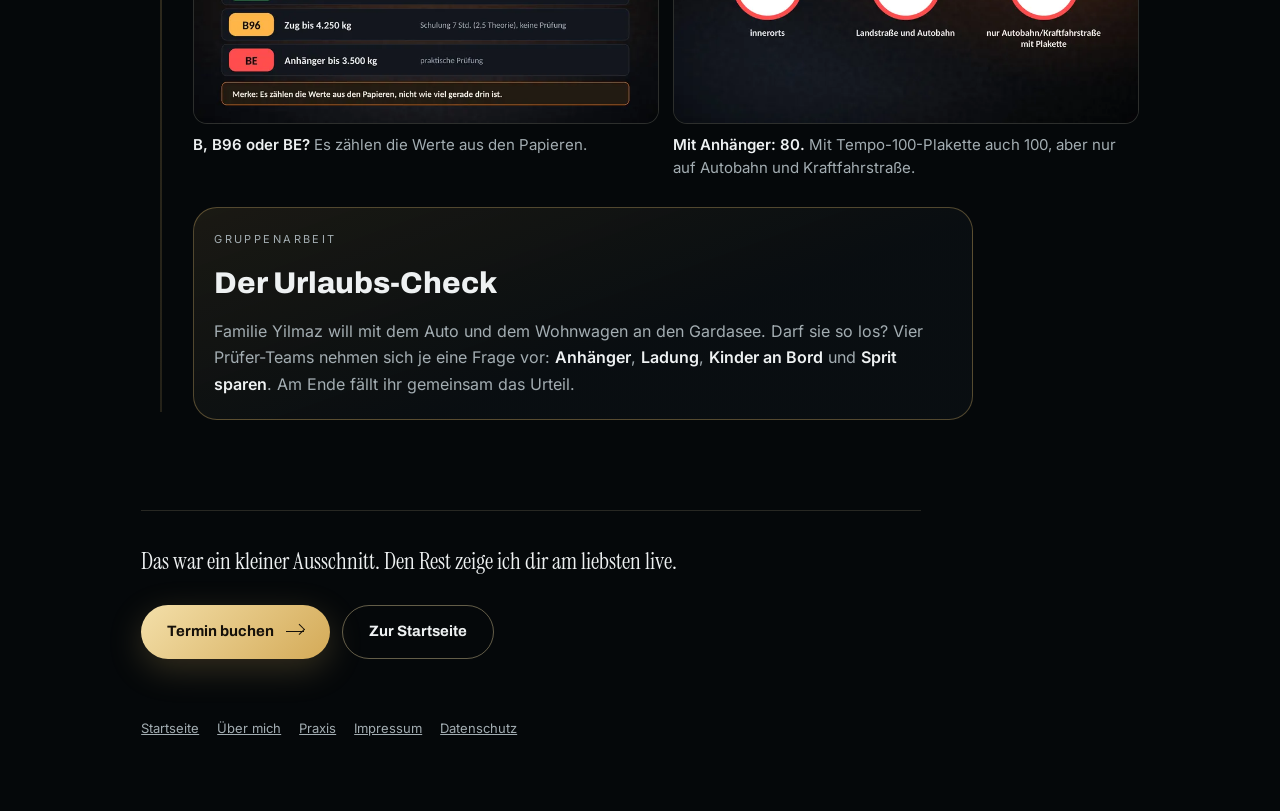
<file: theorie.html>
<!DOCTYPE html>
<html lang="de">
<head>
<meta charset="UTF-8">
<meta name="viewport" content="width=device-width, initial-scale=1, viewport-fit=cover">
<title>Theorieunterricht · Serband</title>
<meta name="description" content="So läuft der Theorieunterricht bei Fahrlehrer Serband in Offenbach: 14 Lektionen an 7 Abenden, mit Gruppenarbeiten statt Folien-Ablesen.">
<meta name="theme-color" content="#05080a">
<link rel="canonical" href="https://www.fahrlehrer-serband.de/theorie.html">
<meta property="og:type" content="website">
<meta property="og:title" content="Theorieunterricht · Serband">
<meta property="og:description" content="14 Lektionen an 7 Abenden, mit Gruppenarbeiten statt Folien-Ablesen.">
<meta property="og:url" content="https://www.fahrlehrer-serband.de/theorie.html">
<meta property="og:image" content="https://www.fahrlehrer-serband.de/img/theorie/a1-akte-247-1600.webp">
<link rel="icon" href="img/favicon-64.png?v=2" type="image/png">
<link rel="apple-touch-icon" href="img/apple-touch-icon.png?v=2">
<link rel="preload" href="fonts/archivo.woff2" as="font" type="font/woff2" crossorigin>
<link rel="preload" href="fonts/instrument-serif.woff2" as="font" type="font/woff2" crossorigin>
<link rel="preload" href="fonts/instrument-serif-italic.woff2" as="font" type="font/woff2" crossorigin>
<link rel="preload" as="image" href="img/serband-unterricht-900.jpg" imagesrcset="img/serband-unterricht-900.jpg 900w, img/serband-unterricht-1600.jpg 1600w" imagesizes="(max-width: 860px) 92vw, 780px" fetchpriority="high">
<link rel="stylesheet" href="css/style.css">
</head>
<body class="legal-page theorie-page">
<header class="legal-nav">
  <a class="brand" href="./"><img src="img/logo-symbol.png" alt="" width="34" height="34"><span>SERBAND</span></a>
  <a class="btn btn--small" href="./#los"><span>Termin buchen</span></a>
</header>

<main class="theorie">
  <header class="theorie__kopf">
    <p class="kicker">Theorieunterricht in Offenbach</p>
    <h1 class="title"><span class="line"><span>Langweilige Theorie</span></span><span class="line"><em>war gestern.</em></span></h1>
    <p class="lead">Ich lese keine Folien vor. An jedem Abend arbeitet ihr selbst mit: in Gruppen, im Rollenspiel oder mit Arbeitsblättern.</p>
    <a class="mini-knopf" href="#test"><span aria-hidden="true">⚡</span> Zu den Minispielen <span aria-hidden="true">↓</span></a>
    <dl class="theorie__fakten">
      <div><dt>14</dt><dd>Lektionen à 90 Minuten</dd></div>
      <div><dt>7</dt><dd>Abende mit je zwei Lektionen</dd></div>
      <div><dt>180</dt><dd>Minuten pro Abend, Pause nach 90</dd></div>
    </dl>
    <figure class="theorie__foto">
      <img src="img/serband-unterricht-900.jpg" srcset="img/serband-unterricht-900.jpg 900w, img/serband-unterricht-1600.jpg 1600w" sizes="(max-width: 860px) 92vw, 780px" alt="Serband im Theorieunterricht in Offenbach, Gruppen arbeiten am Whiteboard" width="1600" height="1067" decoding="async">
      <figcaption>Theorieunterricht in Offenbach</figcaption>
    </figure>
    <p class="theorie__hinweis">Alle Bilder auf dieser Seite sind echte Folien aus meinem Unterricht. Tippe eine Folie an, um sie groß zu sehen.</p>
  </header>

  <section class="abend" aria-labelledby="warum">
    <p class="kicker">Warum es nicht langweilig ist</p>
    <h2 class="abend__titel" id="warum">Sehen, hören, machen</h2>
    <p class="abend__text">Ein Bild erklärt eine Verkehrssituation schneller als jeder Satz. Eine Regel bleibt hängen, wenn man darüber redet. Und was man selbst ausprobiert hat, vergisst man nicht so schnell. Das gilt für alle, nicht nur für einen bestimmten Typ. Deshalb wechselt jeder Abend zwischen allen dreien.</p>
    <div class="lerntypen">
      <div><b>Sehen</b><p>Eigene Grafiken und Animationen statt Textwüsten: die Promille-Treppe, der tote Winkel, der Anhalteweg Meter für Meter.</p></div>
      <div><b>Hören</b><p>Ich erkläre an echten Fällen aus dem Alltag, viele davon aus Offenbach. Ihr fragt nach, diskutiert und vergleicht eure Ergebnisse.</p></div>
      <div><b>Machen</b><p>Gruppenarbeiten, Rollenspiele und Abstimmungen. Ihr klärt einen Unfall auf, spielt die Zulassung eines Autos durch oder baut die A3 im Raum nach.</p></div>
    </div>
  </section>

  <section class="abend" aria-labelledby="mitmachen">
    <p class="kicker">Mitmachen statt zuhören</p>
    <h2 class="abend__titel" id="mitmachen">So sieht das im Unterricht aus</h2>
    <ul class="mitmachen">
      <li><b>„Steh auf, wenn …“</b> Gleich zum Einstieg seid ihr gefragt, nicht erst nach zwei Stunden.</li>
      <li><b>Stimmzettel</b> Wie gut fährst du wirklich? Ihr schätzt euch selbst ein, danach schauen wir, was die Forschung dazu sagt.</li>
      <li><b>Rollenspiel</b> „Du hast ein Auto gewonnen“: Versicherung, TÜV und Zulassungsstelle spielt ihr selbst durch.</li>
      <li><b>Gruppenarbeiten</b> Mit Countdown auf der Leinwand und Ergebnis, das jede Gruppe vorstellt.</li>
      <li><b>Jury-Karten</b> Erlaubt oder verboten? Alle halten Grün oder Rot hoch, und wir besprechen, wer recht hat.</li>
    </ul>
    <div class="folien" tabindex="0" aria-label="Folien zum Mitmachen, seitlich wischen">
      <figure class="folie">
        <a class="folie__bild" href="img/theorie/mit-steh-auf-1600.webp"><img src="img/theorie/mit-steh-auf-800.webp" srcset="img/theorie/mit-steh-auf-800.webp 800w, img/theorie/mit-steh-auf-1600.webp 1600w" sizes="(max-width: 700px) 84vw, 400px" alt="Folie: Steh auf, wenn … zum Aufwärmen" width="1600" height="900" loading="lazy" decoding="async"></a>
        <figcaption><b>Steh auf, wenn …</b> So beginnt der erste Abend.</figcaption>
      </figure>
      <figure class="folie">
        <a class="folie__bild" href="img/theorie/mit-gutachter-1600.webp"><img src="img/theorie/mit-gutachter-800.webp" srcset="img/theorie/mit-gutachter-800.webp 800w, img/theorie/mit-gutachter-1600.webp 1600w" sizes="(max-width: 700px) 84vw, 400px" alt="Folie: Vier Gutachter-Teams zur Gruppenarbeit Akte 2:47" width="1600" height="900" loading="lazy" decoding="async"></a>
        <figcaption><b>Vier Gutachter-Teams.</b> Jedes Team untersucht eine Spur und trägt sein Gutachten vor.</figcaption>
      </figure>
    </div>
  </section>

  <section class="abend" aria-labelledby="lektionen">
    <p class="kicker">Von Anfang bis Ende</p>
    <h2 class="abend__titel" id="lektionen">Alle 14 Lektionen</h2>
    <p class="abend__text">Jeder Abend hat zwei Lektionen. Hier siehst du alle 14 Lektionen der Reihe nach, mit echten Folien aus dem Unterricht.</p>
    <ol class="zeitstrahl">
      <li class="lektion" id="lektion-1">
        <span class="lektion__nr" aria-hidden="true">1</span>
        <p class="lektion__abend">Lektion 1 · Abend 1</p>
        <h3 class="lektion__titel">Persönliche Voraussetzungen</h3>
        <p class="lektion__text">Was brauchst du für den Führerschein, wie gut siehst du, und was bremst dich aus: Alkohol, Drogen, Müdigkeit und das Handy. Dazu: Wie schnell reagierst du eigentlich?</p>
        <div class="folien" tabindex="0" aria-label="Folien zu Lektion 1, seitlich wischen">
        <figure class="folie">
          <a class="folie__bild" href="img/theorie/a1-promille-1600.webp"><img src="img/theorie/a1-promille-800.webp" srcset="img/theorie/a1-promille-800.webp 800w, img/theorie/a1-promille-1600.webp 1600w" sizes="(max-width: 700px) 84vw, 400px" alt="Folie: Die Promille-Treppe von 0,0 bis 1,6 Promille" width="1600" height="900" loading="lazy" decoding="async"></a>
          <figcaption><b>Die Promille-Treppe.</b> In der Probezeit und unter 21 ist es einfach: 0,0.</figcaption>
        </figure>
        <figure class="folie">
          <a class="folie__bild" href="img/theorie/a1-akte-247-1600.webp"><img src="img/theorie/a1-akte-247-800.webp" srcset="img/theorie/a1-akte-247-800.webp 800w, img/theorie/a1-akte-247-1600.webp 1600w" sizes="(max-width: 700px) 84vw, 400px" alt="Folie: Akte 2:47, Unfallskizze mit vier Spuren" width="1600" height="900" loading="lazy" decoding="async"></a>
          <figcaption><b>Akte 2:47.</b> Ein ausgedachter Unfall, den ihr selbst aufklärt.</figcaption>
        </figure>
        </div>
        <aside class="gruppe">
          <p class="gruppe__label">Gruppenarbeit</p>
          <h3>Akte 2:47</h3>
          <p>Samstag, 2:47 Uhr, Offenbach. Tim ist 19, in der Probezeit, drei Freunde sitzen mit im Auto. Dann kracht es. Ihr bekommt die Ermittlungsakte: Unfallbericht, Blutprobe, Handy-Chat, Kassenbon, Zeugenaussagen.</p>
          <p>Vier Gutachter-Teams nehmen sich je eine Spur vor: <b>Alkohol</b>, <b>Handy und Tempo</b>, <b>Müdigkeit</b>, <b>Medikamente</b>. Am Ende fällt ihr gemeinsam das Urteil.</p>
        </aside>
        <div class="pause card pause--lektion" id="test">
          <div class="pause__text">
            <p class="quiz__kicker">Probier es selbst</p>
            <h3>Wie schnell reagierst du?</h3>
            <p>Tippe auf die Ampel. Sobald sie grün wird, tippst du so schnell du kannst. Wer zu früh drückt, fährt über Rot.</p>
            <dl class="game__facts">
              <div><dt>Deine Zeit</dt><dd id="gameTime">–</dd></div>
              <div><dt>Rekord</dt><dd id="gameBest">–</dd></div>
              <div><dt>Reaktionsweg bei 50 km/h</dt><dd id="gameDist">–</dd></div>
            </dl>
            <div class="share" id="share" hidden>
              <button class="btn btn--ghost btn--small share__btn" type="button" id="shareBtn"><svg class="share__ico" viewBox="0 0 24 24" aria-hidden="true"><path d="M12 15V3M7 8l5-5 5 5M5 13v6a2 2 0 0 0 2 2h10a2 2 0 0 0 2-2v-6"/></svg><span>Ergebnis teilen</span></button>
              <p class="share__msg" id="shareMsg" aria-live="polite"></p>
            </div>
            <form class="entry" id="entry" hidden autocomplete="off">
              <label for="entryName">Trag dich in die Bestenliste ein. Nur Vor- oder Spitzname, und wenn du unter 16 bist, frag vorher deine Eltern:</label>
              <div class="entry__row">
                <input id="entryName" name="name" maxlength="15" minlength="2" placeholder="Spitzname" required>
                <button class="btn btn--small" type="submit"><span>Eintragen</span></button>
              </div>
              <p class="entry__msg" id="entryMsg" aria-live="polite"></p>
            </form>
            <div class="board">
              <p class="board__title">Bestenliste · Top 5</p>
              <ol class="board__list" id="board"><li class="board__empty">Wird geladen …</li></ol>
            </div>
          </div>
          <button class="light-btn" id="light" type="button" aria-label="Reaktionstest starten">
            <span class="light__lamp" data-l="0"></span>
            <span class="light__lamp" data-l="1"></span>
            <span class="light__lamp" data-l="2"></span>
            <span class="light__msg" id="lightMsg">Tippen zum Starten</span>
          </button>
        </div>
      </li>
      <li class="lektion" id="lektion-2">
        <span class="lektion__nr" aria-hidden="true">2</span>
        <p class="lektion__abend">Lektion 2 · Abend 1</p>
        <h3 class="lektion__titel">Risikofaktor Mensch</h3>
        <p class="lektion__text">Ärger, Angst, Übermut und Stress fahren mit. Wir schauen, wie gut du dich selbst einschätzt und was die Freunde auf der Rückbank ausmachen. In der Gruppenarbeit „Kopfkino“ spielt ihr vier Szenen in zwei Versionen durch.</p>
        <div class="folien" tabindex="0" aria-label="Folien zu Lektion 2, seitlich wischen">
        <figure class="folie">
          <a class="folie__bild" href="img/theorie/l02-gefuehle-1600.webp"><img src="img/theorie/l02-gefuehle-800.webp" srcset="img/theorie/l02-gefuehle-800.webp 800w, img/theorie/l02-gefuehle-1600.webp 1600w" sizes="(max-width: 700px) 84vw, 400px" alt="Folie: Welches Gefühl fährt mit? Ärger, Angst, Übermut, Stress" width="1600" height="900" loading="lazy" decoding="async"></a>
          <figcaption><b>Welches Gefühl fährt mit?</b> Ärger, Angst, Übermut oder Stress.</figcaption>
        </figure>
        <figure class="folie">
          <a class="folie__bild" href="img/theorie/a2-mitfahrer-1600.webp"><img src="img/theorie/a2-mitfahrer-800.webp" srcset="img/theorie/a2-mitfahrer-800.webp 800w, img/theorie/a2-mitfahrer-1600.webp 1600w" sizes="(max-width: 700px) 84vw, 400px" alt="Folie: Freunde im Auto. Allein 1-fach, 1 Mitfahrer 1,5-fach, 3 und mehr 3-fach Risiko" width="1600" height="900" loading="lazy" decoding="async"></a>
          <figcaption><b>Freunde im Auto.</b> Mit drei und mehr Mitfahrern steigt das Risiko auf das Dreifache.</figcaption>
        </figure>
        </div>
      </li>
      <li class="lektion" id="lektion-3">
        <span class="lektion__nr" aria-hidden="true">3</span>
        <p class="lektion__abend">Lektion 3 · Abend 2</p>
        <h3 class="lektion__titel">Rechtliche Rahmenbedingungen</h3>
        <p class="lektion__text">Wer macht die Regeln, was darfst du mit Klasse B, und was braucht ein Auto, bevor es fahren darf? Versicherung, TÜV und Zulassung spielt ihr im Rollenspiel selbst durch.</p>
        <div class="folien" tabindex="0" aria-label="Folien zu Lektion 3, seitlich wischen">
        <figure class="folie">
          <a class="folie__bild" href="img/theorie/l03-auto-gewonnen-1600.webp"><img src="img/theorie/l03-auto-gewonnen-800.webp" srcset="img/theorie/l03-auto-gewonnen-800.webp 800w, img/theorie/l03-auto-gewonnen-1600.webp 1600w" sizes="(max-width: 700px) 84vw, 400px" alt="Folie: Du hast ein Auto gewonnen. Versicherung, TÜV, Zulassungsstelle" width="1600" height="900" loading="lazy" decoding="async"></a>
          <figcaption><b>Du hast ein Auto gewonnen!</b> Das Rollenspiel: Versicherung, TÜV, Zulassungsstelle.</figcaption>
        </figure>
        <figure class="folie">
          <a class="folie__bild" href="img/theorie/l03-plakette-1600.webp"><img src="img/theorie/l03-plakette-800.webp" srcset="img/theorie/l03-plakette-800.webp 800w, img/theorie/l03-plakette-1600.webp 1600w" sizes="(max-width: 700px) 84vw, 400px" alt="Folie: Wann muss es zur HU? Die Prüfplakette lesen" width="1600" height="900" loading="lazy" decoding="async"></a>
          <figcaption><b>Plakette lesen.</b> Wann muss das Auto zur Hauptuntersuchung?</figcaption>
        </figure>
        </div>
      </li>
      <li class="lektion" id="lektion-4">
        <span class="lektion__nr" aria-hidden="true">4</span>
        <p class="lektion__abend">Lektion 4 · Abend 2</p>
        <h3 class="lektion__titel">Straßenverkehrssystem</h3>
        <p class="lektion__text">Rechts fahren, Linien, Sonderwege und die Autobahn. Danach wird der Raum zur A3.</p>
        <div class="folien" tabindex="0" aria-label="Folien zu Lektion 4, seitlich wischen">
        <figure class="folie">
          <a class="folie__bild" href="img/theorie/a3-sonderwege-1600.webp"><img src="img/theorie/a3-sonderwege-800.webp" srcset="img/theorie/a3-sonderwege-800.webp 800w, img/theorie/a3-sonderwege-1600.webp 1600w" sizes="(max-width: 700px) 84vw, 400px" alt="Folie: Wem gehört dieser Weg? Zeichen 237, 239, 240 und 241" width="1600" height="900" loading="lazy" decoding="async"></a>
          <figcaption><b>Wem gehört dieser Weg?</b> Vier Schilder, die ähnlich aussehen und doch Verschiedenes bedeuten.</figcaption>
        </figure>
        <figure class="folie">
          <a class="folie__bild" href="img/theorie/a4-a3-aufbau-1600.webp"><img src="img/theorie/a4-a3-aufbau-800.webp" srcset="img/theorie/a4-a3-aufbau-800.webp 800w, img/theorie/a4-a3-aufbau-1600.webp 1600w" sizes="(max-width: 700px) 84vw, 400px" alt="Folie: Aufbau in 2 Minuten. Drei Stuhlreihen werden zu drei Fahrspuren" width="1600" height="900" loading="lazy" decoding="async"></a>
          <figcaption><b>Aufbau in 2 Minuten.</b> Aus drei Stuhlreihen werden drei Fahrspuren.</figcaption>
        </figure>
        </div>
        <aside class="gruppe">
          <p class="gruppe__label">Gruppenarbeit</p>
          <h3>Live auf der A3</h3>
          <p>Der Raum wird zur Autobahn. Jeder bekommt eine Autokarte und sitzt auf seiner Spur. Dann kommen vier Szenen: eine Durchsage im Radio, die Rettungsgasse, eine Baustelle und eine Panne.</p>
          <p>Ihr müsst richtig reagieren, und die Jury hält Grün oder Rot hoch.</p>
        </aside>
      </li>
      <li class="lektion" id="lektion-5">
        <span class="lektion__nr" aria-hidden="true">5</span>
        <p class="lektion__abend">Lektion 5 · Abend 3</p>
        <h3 class="lektion__titel">Vorfahrt</h3>
        <p class="lektion__text">Wer fährt zuerst? Von der Grundregel bis zur Einmündung, an der man nichts sieht.</p>
        <div class="folien" tabindex="0" aria-label="Folien zu Lektion 5, seitlich wischen">
        <figure class="folie">
          <a class="folie__bild" href="img/theorie/a5-hineintasten-1600.webp"><img src="img/theorie/a5-hineintasten-800.webp" srcset="img/theorie/a5-hineintasten-800.webp 800w, img/theorie/a5-hineintasten-1600.webp 1600w" sizes="(max-width: 700px) 84vw, 400px" alt="Folie: Hineintasten an einer unübersichtlichen Einmündung" width="1600" height="900" loading="lazy" decoding="async"></a>
          <figcaption><b>Hineintasten.</b> Siehst du nichts, rollst du Zentimeter für Zentimeter vor.</figcaption>
        </figure>
        <figure class="folie">
          <a class="folie__bild" href="img/theorie/a5-verkehrsberuhigt-1600.webp"><img src="img/theorie/a5-verkehrsberuhigt-800.webp" srcset="img/theorie/a5-verkehrsberuhigt-800.webp 800w, img/theorie/a5-verkehrsberuhigt-1600.webp 1600w" sizes="(max-width: 700px) 84vw, 400px" alt="Folie: Raus aus dem verkehrsberuhigten Bereich. Wer darf?" width="1600" height="900" loading="lazy" decoding="async"></a>
          <figcaption><b>Raus aus dem verkehrsberuhigten Bereich.</b> Wer rauskommt, lässt alle anderen zuerst fahren.</figcaption>
        </figure>
        </div>
      </li>
      <li class="lektion" id="lektion-6">
        <span class="lektion__nr" aria-hidden="true">6</span>
        <p class="lektion__abend">Lektion 6 · Abend 3</p>
        <h3 class="lektion__titel">Verkehrszeichen</h3>
        <p class="lektion__text">Schilder an Form und Farbe erkennen, Streckenverbote, Markierungen und der Bahnübergang.</p>
        <div class="folien" tabindex="0" aria-label="Folien zu Lektion 6, seitlich wischen">
        <figure class="folie">
          <a class="folie__bild" href="img/theorie/a6-form-1600.webp"><img src="img/theorie/a6-form-800.webp" srcset="img/theorie/a6-form-800.webp 800w, img/theorie/a6-form-1600.webp 1600w" sizes="(max-width: 700px) 84vw, 400px" alt="Folie: Die Form verrät es. Dreieck für Vorfahrt gewähren, Achteck für Stop" width="1600" height="900" loading="lazy" decoding="async"></a>
          <figcaption><b>Die Form verrät es.</b> Dreieck und Achteck gibt es nur einmal.</figcaption>
        </figure>
        <figure class="folie">
          <a class="folie__bild" href="img/theorie/l06-strecke-70-1600.webp"><img src="img/theorie/l06-strecke-70-800.webp" srcset="img/theorie/l06-strecke-70-800.webp 800w, img/theorie/l06-strecke-70-1600.webp 1600w" sizes="(max-width: 700px) 84vw, 400px" alt="Folie: Gilt die 70 noch? Streckenverbote enden nicht an der Kreuzung" width="1600" height="900" loading="lazy" decoding="async"></a>
          <figcaption><b>Gilt die 70 noch?</b> Streckenverbote enden nicht an der Kreuzung.</figcaption>
        </figure>
        </div>
      </li>
      <li class="lektion" id="lektion-7">
        <span class="lektion__nr" aria-hidden="true">7</span>
        <p class="lektion__abend">Lektion 7 · Abend 4</p>
        <h3 class="lektion__titel">Andere Verkehrsteilnehmer</h3>
        <p class="lektion__text">Busse, Lkw, Radfahrer, Kinder und ältere Menschen: Wer ist wo besonders gefährdet, und wie nimmst du Rücksicht?</p>
        <div class="folien" tabindex="0" aria-label="Folien zu Lektion 7, seitlich wischen">
        <figure class="folie">
          <a class="folie__bild" href="img/theorie/a8-lkw-winkel-1600.webp"><img src="img/theorie/a8-lkw-winkel-800.webp" srcset="img/theorie/a8-lkw-winkel-800.webp 800w, img/theorie/a8-lkw-winkel-1600.webp 1600w" sizes="(max-width: 700px) 84vw, 400px" alt="Folie: Wo sieht dich der Lkw-Fahrer nicht? Toter Winkel" width="1600" height="900" loading="lazy" decoding="async"></a>
          <figcaption><b>Wo sieht dich der Lkw-Fahrer nicht?</b> Siehst du ihn nicht im Spiegel, sieht er dich auch nicht.</figcaption>
        </figure>
        <figure class="folie">
          <a class="folie__bild" href="img/theorie/a8-kinderaugen-1600.webp"><img src="img/theorie/a8-kinderaugen-800.webp" srcset="img/theorie/a8-kinderaugen-800.webp 800w, img/theorie/a8-kinderaugen-1600.webp 1600w" sizes="(max-width: 700px) 84vw, 400px" alt="Folie: Die Welt mit Kinderaugen" width="1600" height="900" loading="lazy" decoding="async"></a>
          <figcaption><b>Die Welt mit Kinderaugen.</b> Ein Kind ist kleiner als dein Auto.</figcaption>
        </figure>
        </div>
      </li>
      <li class="lektion" id="lektion-8">
        <span class="lektion__nr" aria-hidden="true">8</span>
        <p class="lektion__abend">Lektion 8 · Abend 4</p>
        <h3 class="lektion__titel">Geschwindigkeit, Abstand, Umwelt</h3>
        <p class="lektion__text">Warum schon wenige km/h über Leben und Tod entscheiden, wie viel Abstand du brauchst und wie du Sprit sparst.</p>
        <div class="folien" tabindex="0" aria-label="Folien zu Lektion 8, seitlich wischen">
        <figure class="folie">
          <a class="folie__bild" href="img/theorie/a7-aufprall-1600.webp"><img src="img/theorie/a7-aufprall-800.webp" srcset="img/theorie/a7-aufprall-800.webp 800w, img/theorie/a7-aufprall-1600.webp 1600w" sizes="(max-width: 700px) 84vw, 400px" alt="Folie: Wie tief fällst du bei einem Aufprall? Geschwindigkeit als Fallhöhe" width="1600" height="900" loading="lazy" decoding="async"></a>
          <figcaption><b>Wie tief fällst du?</b> 50 km/h wirken wie ein Sturz aus dem 3. Stock.</figcaption>
        </figure>
        <figure class="folie">
          <a class="folie__bild" href="img/theorie/a7-30-oder-50-1600.webp"><img src="img/theorie/a7-30-oder-50-800.webp" srcset="img/theorie/a7-30-oder-50-800.webp 800w, img/theorie/a7-30-oder-50-1600.webp 1600w" sizes="(max-width: 700px) 84vw, 400px" alt="Folie: 30 oder 50? Anhalteweg, wenn ein Kind auf die Straße läuft" width="1600" height="900" loading="lazy" decoding="async"></a>
          <figcaption><b>30 oder 50?</b> Bei 30 km/h steht das Auto nach 13,5 m, bei 50 erst nach 27,5 m.</figcaption>
        </figure>
        </div>
      </li>
      <li class="lektion" id="lektion-9">
        <span class="lektion__nr" aria-hidden="true">9</span>
        <p class="lektion__abend">Lektion 9 · Abend 5</p>
        <h3 class="lektion__titel">Fahrmanöver</h3>
        <p class="lektion__text">Abbiegen, Überholen, Wenden und Rückwärtsfahren, Schritt für Schritt an der Kreuzung aufgezeichnet.</p>
        <div class="folien" tabindex="0" aria-label="Folien zu Lektion 9, seitlich wischen">
        <figure class="folie">
          <a class="folie__bild" href="img/theorie/a9-spiegel-1600.webp"><img src="img/theorie/a9-spiegel-800.webp" srcset="img/theorie/a9-spiegel-800.webp 800w, img/theorie/a9-spiegel-1600.webp 1600w" sizes="(max-width: 700px) 84vw, 400px" alt="Folie: Wo siehst du im Spiegel nichts? Toter Winkel" width="1600" height="900" loading="lazy" decoding="async"></a>
          <figcaption><b>Wo siehst du im Spiegel nichts?</b> Im toten Winkel hat ein ganzes Motorrad Platz.</figcaption>
        </figure>
        <figure class="folie">
          <a class="folie__bild" href="img/theorie/a9-ueberholen-1600.webp"><img src="img/theorie/a9-ueberholen-800.webp" srcset="img/theorie/a9-ueberholen-800.webp 800w, img/theorie/a9-ueberholen-1600.webp 1600w" sizes="(max-width: 700px) 84vw, 400px" alt="Folie: 100 km/h überholt 80 km/h. Rechnung zur Sichtweite" width="1600" height="900" loading="lazy" decoding="async"></a>
          <figcaption><b>100 überholt 80.</b> Dafür brauchst du rund einen Kilometer freie Sicht.</figcaption>
        </figure>
        </div>
      </li>
      <li class="lektion" id="lektion-10">
        <span class="lektion__nr" aria-hidden="true">10</span>
        <p class="lektion__abend">Lektion 10 · Abend 5</p>
        <h3 class="lektion__titel">Ruhender Verkehr</h3>
        <p class="lektion__text">Halten und Parken: wo es erlaubt ist, wie lange, und wie du am Berg richtig stehst.</p>
        <div class="folien" tabindex="0" aria-label="Folien zu Lektion 10, seitlich wischen">
        <figure class="folie">
          <a class="folie__bild" href="img/theorie/a10-parken-1600.webp"><img src="img/theorie/a10-parken-800.webp" srcset="img/theorie/a10-parken-800.webp 800w, img/theorie/a10-parken-1600.webp 1600w" sizes="(max-width: 700px) 84vw, 400px" alt="Folie: Ab wann parkst du? Wer länger als 3 Minuten hält, parkt" width="1600" height="900" loading="lazy" decoding="async"></a>
          <figcaption><b>Ab wann parkst du?</b> Wer länger als 3 Minuten hält oder das Auto verlässt.</figcaption>
        </figure>
        <figure class="folie">
          <a class="folie__bild" href="img/theorie/a10-berg-1600.webp"><img src="img/theorie/a10-berg-800.webp" srcset="img/theorie/a10-berg-800.webp 800w, img/theorie/a10-berg-1600.webp 1600w" sizes="(max-width: 700px) 84vw, 400px" alt="Folie: Parken am Berg" width="1600" height="900" loading="lazy" decoding="async"></a>
          <figcaption><b>Parken am Berg.</b> Bergab die Räder zum Bordstein, bergauf vom Bordstein weg.</figcaption>
        </figure>
        </div>
        <aside class="gruppe">
          <p class="gruppe__label">Gruppenarbeit</p>
          <h3>Park-Streife Offenbach</h3>
          <p>Ihr geht auf Streife. Jedes Team bekommt Tatort-Pläne mit geparkten Autos und muss entscheiden: <b>erlaubt oder verboten</b>, und warum?</p>
          <p>Danach stellt jedes Team seine Fälle vor, und die anderen halten ihre Jury-Karten hoch.</p>
        </aside>
      </li>
      <li class="lektion" id="lektion-11">
        <span class="lektion__nr" aria-hidden="true">11</span>
        <p class="lektion__abend">Lektion 11 · Abend 6</p>
        <h3 class="lektion__titel">Besondere Verkehrssituationen</h3>
        <p class="lektion__text">Nacht und Nebel, Blaulicht und Rettungsgasse, Verhalten im Tunnel.</p>
        <div class="folien" tabindex="0" aria-label="Folien zu Lektion 11, seitlich wischen">
        <figure class="folie">
          <a class="folie__bild" href="img/theorie/a11-anhalten-1600.webp"><img src="img/theorie/a11-anhalten-800.webp" srcset="img/theorie/a11-anhalten-800.webp 800w, img/theorie/a11-anhalten-1600.webp 1600w" sizes="(max-width: 700px) 84vw, 400px" alt="Folie: Schaffst du es anzuhalten? Landstraße nachts, 80 km/h" width="1600" height="900" loading="lazy" decoding="async"></a>
          <figcaption><b>Schaffst du es anzuhalten?</b> Nachts bei 80 km/h: 25 m Sicht, 56 m Anhalteweg.</figcaption>
        </figure>
        <figure class="folie">
          <a class="folie__bild" href="img/theorie/a11-rettungsgasse-1600.webp"><img src="img/theorie/a11-rettungsgasse-800.webp" srcset="img/theorie/a11-rettungsgasse-800.webp 800w, img/theorie/a11-rettungsgasse-1600.webp 1600w" sizes="(max-width: 700px) 84vw, 400px" alt="Folie: Die Rettungsgasse" width="1600" height="900" loading="lazy" decoding="async"></a>
          <figcaption><b>Die Rettungsgasse.</b> Ganz links nach links, alle anderen nach rechts.</figcaption>
        </figure>
        </div>
        <aside class="gruppe">
          <p class="gruppe__label">Gruppenarbeit</p>
          <h3>Ihr seid jetzt die Fahrlehrer</h3>
          <p>Drei Gruppen: <b>Licht</b>, <b>Blaulicht</b> und <b>Tunnel</b>. Jede Gruppe gestaltet in 15 Minuten ein Plakat und erklärt es danach den anderen.</p>
        </aside>
      </li>
      <li class="lektion" id="lektion-12">
        <span class="lektion__nr" aria-hidden="true">12</span>
        <p class="lektion__abend">Lektion 12 · Abend 6</p>
        <h3 class="lektion__titel">Lebenslanges Lernen</h3>
        <p class="lektion__text">Warum man beim Autofahren nie auslernt, was beim Lernen wirklich hilft (sich selbst abfragen, in Abständen wiederholen), und was in der Probezeit gilt.</p>
        <div class="folien" tabindex="0" aria-label="Folien zu Lektion 12, seitlich wischen">
        <figure class="folie">
          <a class="folie__bild" href="img/theorie/a12-lernweg-1600.webp"><img src="img/theorie/a12-lernweg-800.webp" srcset="img/theorie/a12-lernweg-800.webp 800w, img/theorie/a12-lernweg-1600.webp 1600w" sizes="(max-width: 700px) 84vw, 400px" alt="Folie: Lernen beginnt lange vor der Fahrschule" width="1600" height="900" loading="lazy" decoding="async"></a>
          <figcaption><b>Lernen beginnt lange vor der Fahrschule.</b> Von der Rückbank bis zum ersten eigenen Auto.</figcaption>
        </figure>
        </div>
      </li>
      <li class="lektion" id="lektion-13">
        <span class="lektion__nr" aria-hidden="true">13</span>
        <p class="lektion__abend">Lektion 13 · Abend 7</p>
        <h3 class="lektion__titel">Technik und Beförderung</h3>
        <p class="lektion__text">Was du vor jeder Fahrt prüfst, merkst du dir mit einem Wort: WOLKEN. Wasser, Öl, Luft, Kraftstoff, Elektrik, Notfallausrüstung. Dazu: Licht und Kontrollleuchten, Reifen und Bremsen.</p>
        <div class="folien" tabindex="0" aria-label="Folien zu Lektion 13, seitlich wischen">
        <figure class="folie">
          <a class="folie__bild" href="img/theorie/l13-wolken-1600.webp"><img src="img/theorie/l13-wolken-800.webp" srcset="img/theorie/l13-wolken-800.webp 800w, img/theorie/l13-wolken-1600.webp 1600w" sizes="(max-width: 700px) 84vw, 400px" alt="Folie: Sechs Buchstaben, ein sicheres Auto. Der WOLKEN-Check" width="1600" height="900" loading="lazy" decoding="async"></a>
          <figcaption><b>Der WOLKEN-Check.</b> Sechs Buchstaben, ein sicheres Auto.</figcaption>
        </figure>
        <figure class="folie">
          <a class="folie__bild" href="img/theorie/l13-leuchten-1600.webp"><img src="img/theorie/l13-leuchten-800.webp" srcset="img/theorie/l13-leuchten-800.webp 800w, img/theorie/l13-leuchten-1600.webp 1600w" sizes="(max-width: 700px) 84vw, 400px" alt="Folie: Welche Farbe hat die Leuchte? Kontrollleuchten in Rot, Gelb und Blau" width="1600" height="900" loading="lazy" decoding="async"></a>
          <figcaption><b>Welche Farbe hat die Leuchte?</b> Rot heißt anhalten, Gelb heißt bald prüfen.</figcaption>
        </figure>
        </div>
      </li>
      <li class="lektion" id="lektion-14">
        <span class="lektion__nr" aria-hidden="true">14</span>
        <p class="lektion__abend">Lektion 14 · Abend 7</p>
        <h3 class="lektion__titel">Solokraftfahrzeuge und Züge</h3>
        <p class="lektion__text">Ladung, Leute, Anhänger: Was darfst du mit Klasse B ziehen, wie sicherst du die Ladung, und wer braucht einen Kindersitz?</p>
        <div class="folien" tabindex="0" aria-label="Folien zu Lektion 14, seitlich wischen">
        <figure class="folie">
          <a class="folie__bild" href="img/theorie/l14-klassen-1600.webp"><img src="img/theorie/l14-klassen-800.webp" srcset="img/theorie/l14-klassen-800.webp 800w, img/theorie/l14-klassen-1600.webp 1600w" sizes="(max-width: 700px) 84vw, 400px" alt="Folie: B, B96 oder BE? Was du mit welchem Anhänger fahren darfst" width="1600" height="900" loading="lazy" decoding="async"></a>
          <figcaption><b>B, B96 oder BE?</b> Es zählen die Werte aus den Papieren.</figcaption>
        </figure>
        <figure class="folie">
          <a class="folie__bild" href="img/theorie/l14-tempo-1600.webp"><img src="img/theorie/l14-tempo-800.webp" srcset="img/theorie/l14-tempo-800.webp 800w, img/theorie/l14-tempo-1600.webp 1600w" sizes="(max-width: 700px) 84vw, 400px" alt="Folie: Mit Anhänger: 50 innerorts, 80 auf Landstraße und Autobahn, 100 mit Plakette" width="1600" height="900" loading="lazy" decoding="async"></a>
          <figcaption><b>Mit Anhänger: 80.</b> Mit Tempo-100-Plakette auch 100, aber nur auf Autobahn und Kraftfahrstraße.</figcaption>
        </figure>
        </div>
        <aside class="gruppe">
          <p class="gruppe__label">Gruppenarbeit</p>
          <h3>Der Urlaubs-Check</h3>
          <p>Familie Yilmaz will mit dem Auto und dem Wohnwagen an den Gardasee. Darf sie so los? Vier Prüfer-Teams nehmen sich je eine Frage vor: <b>Anhänger</b>, <b>Ladung</b>, <b>Kinder an Bord</b> und <b>Sprit sparen</b>. Am Ende fällt ihr gemeinsam das Urteil.</p>
        </aside>
      </li>
    </ol>
  </section>

  <section class="theorie__schluss">
    <p class="lead">Das war ein kleiner Ausschnitt. Den Rest zeige ich dir am liebsten live.</p>
    <div class="row">
      <a class="btn" href="./#los"><span>Termin buchen</span><i class="arrow"></i></a>
      <a class="btn btn--ghost" href="./"><span>Zur Startseite</span></a>
    </div>
  </section>

  <footer class="theorie__fuss">
    <a href="./">Startseite</a>
    <a href="ueber-mich.html">Über mich</a>
    <a href="praxis.html">Praxis</a>
    <a href="impressum.html">Impressum</a>
    <a href="datenschutz.html">Datenschutz</a>
  </footer>
</main>

<div class="lupe" id="lupe" hidden role="dialog" aria-modal="true" aria-label="Folie groß">
  <img id="lupeBild" alt="">
  <p id="lupeText"></p>
  <div class="lupe__knoepfe">
    <button class="btn btn--ghost btn--small" type="button" id="lupeZurueck" aria-label="Vorige Folie"><span>‹</span></button>
    <button class="btn btn--small" type="button" id="lupeZu"><span>Schließen</span></button>
    <button class="btn btn--ghost btn--small" type="button" id="lupeWeiter" aria-label="Nächste Folie"><span>›</span></button>
  </div>
</div>
<script src="js/theorie.js" defer></script>
<script type="module" src="js/reaktion.js"></script>
</body>
</html>
</file>
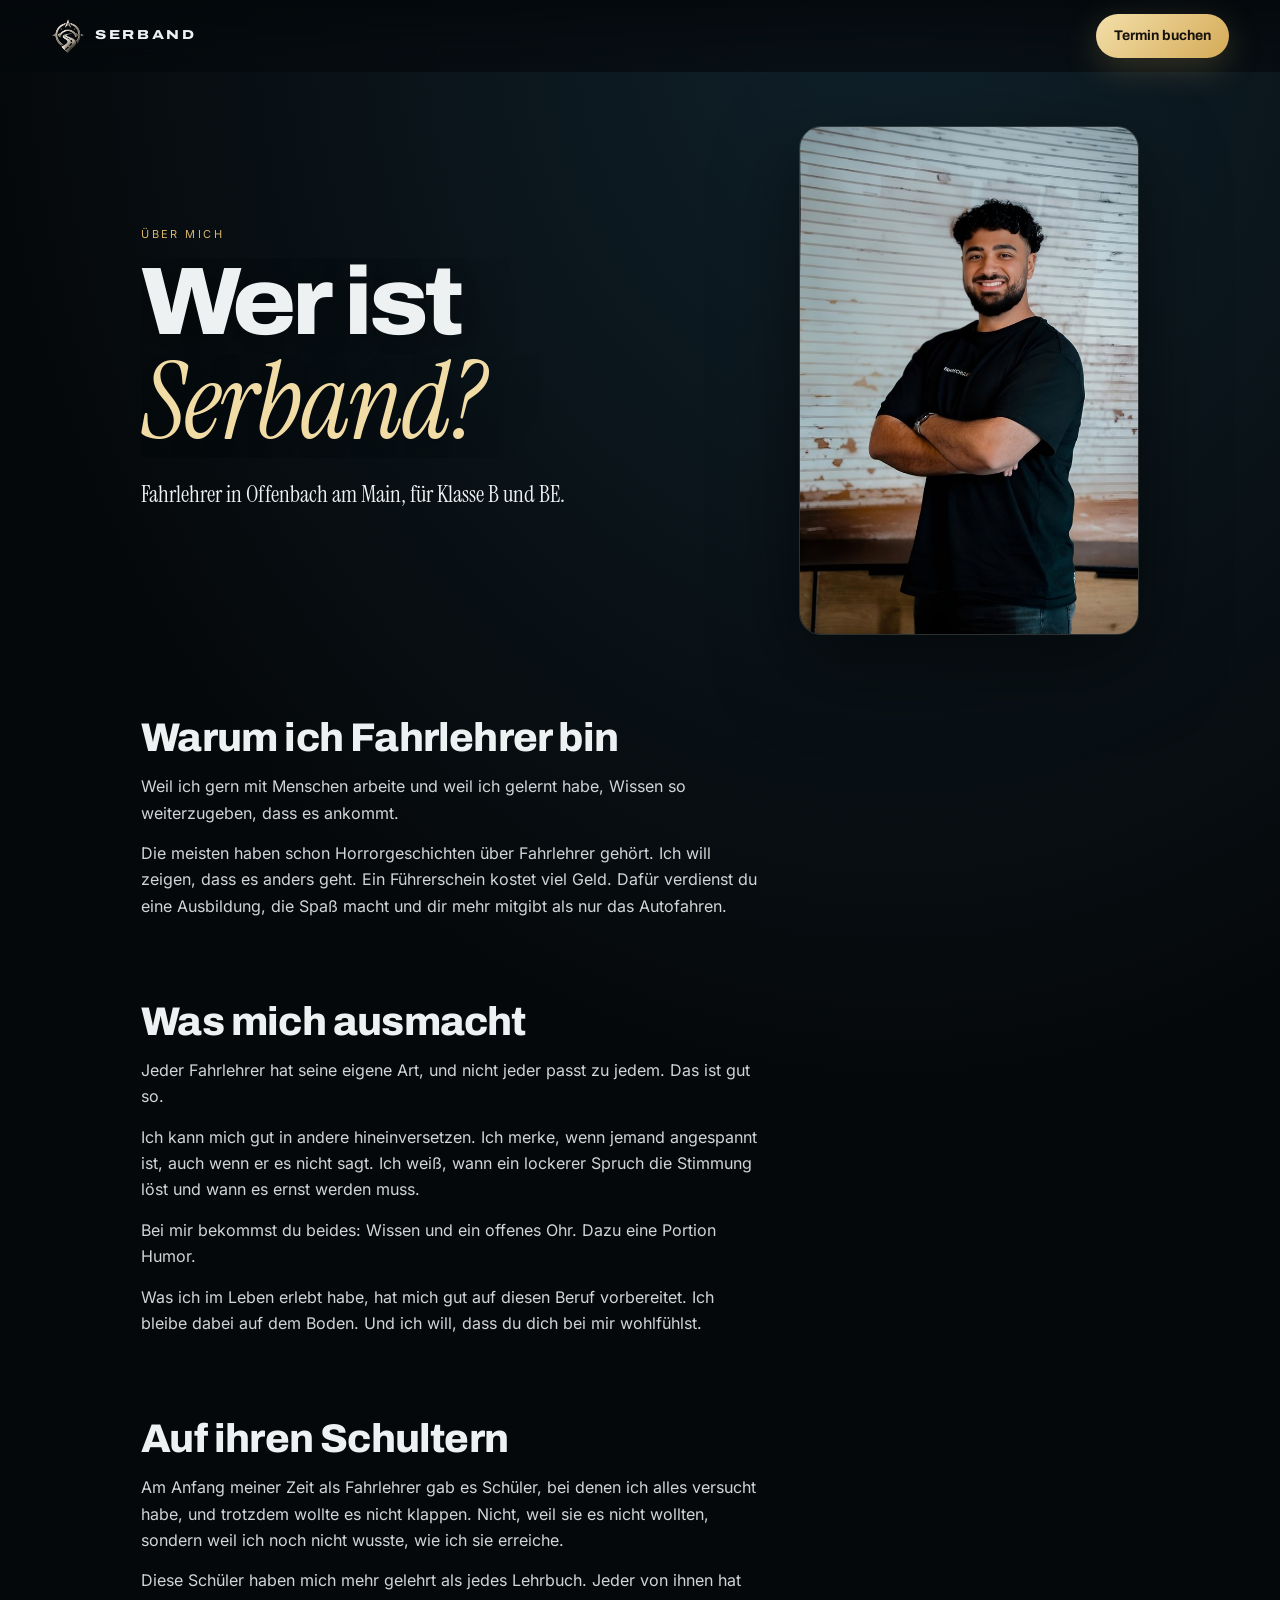
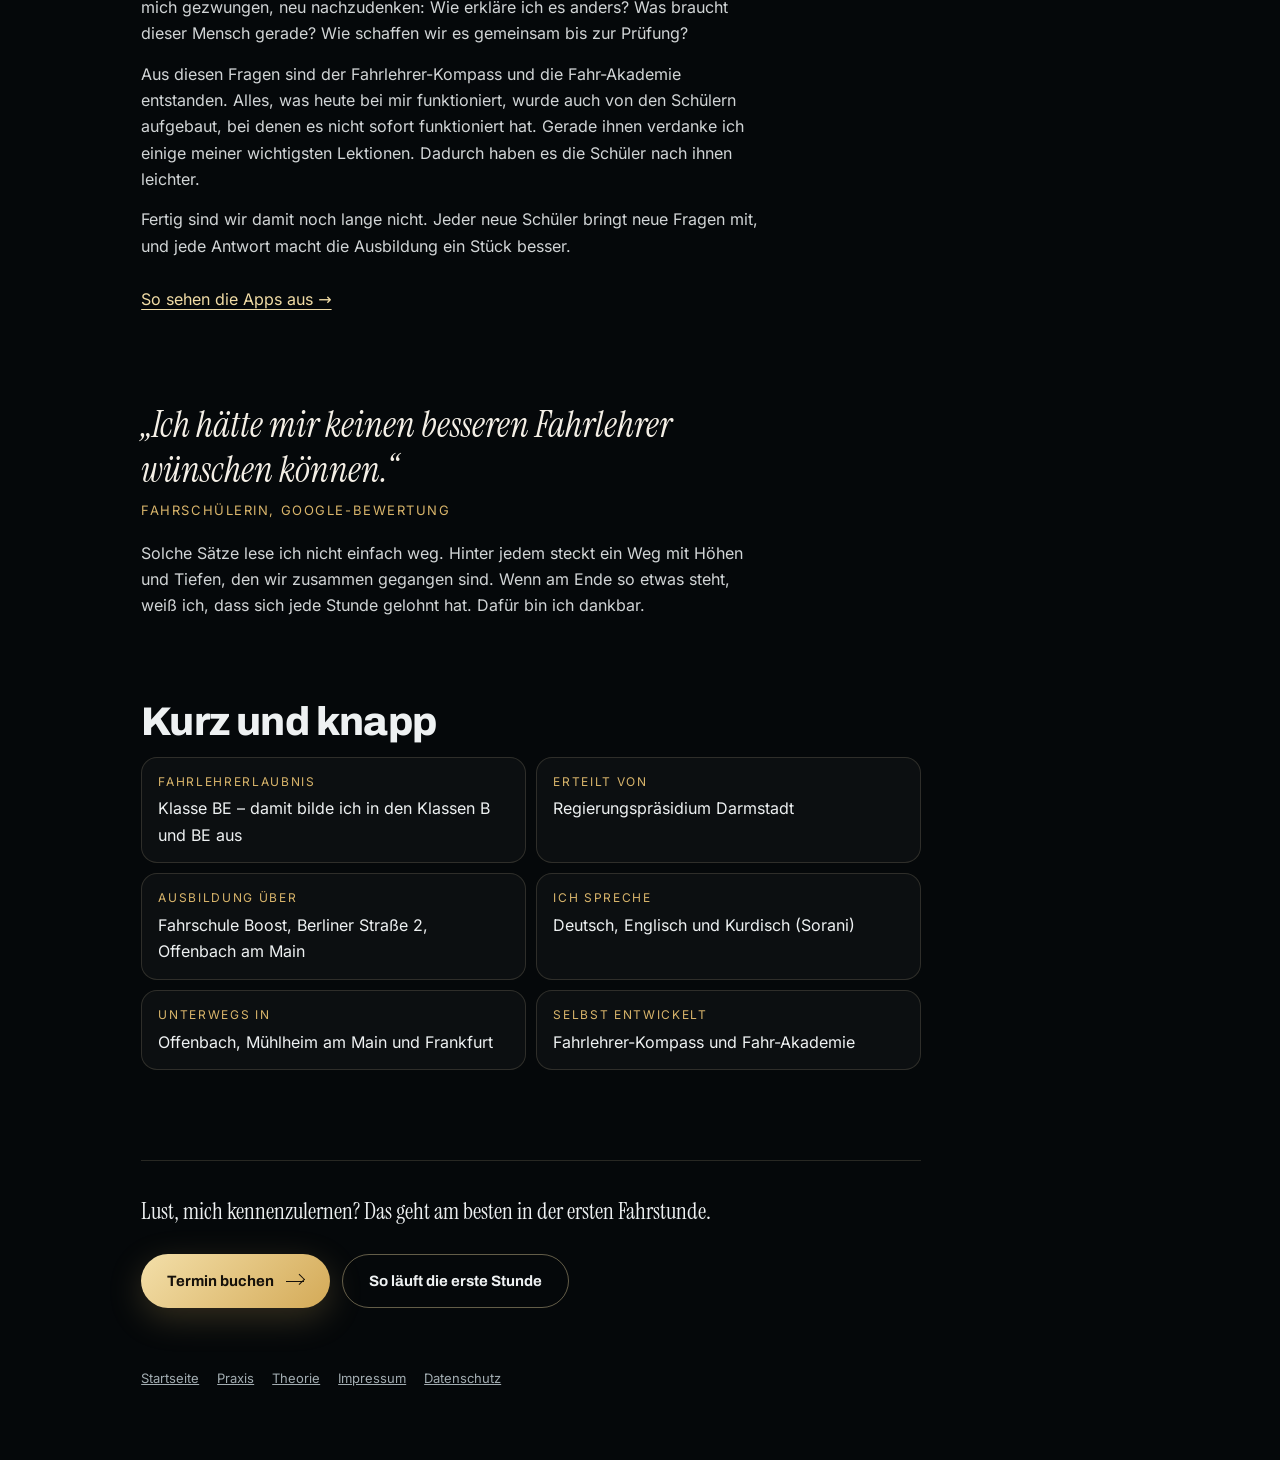
<file: ueber-mich.html>
<!DOCTYPE html>
<html lang="de">
<head>
<meta charset="UTF-8">
<meta name="viewport" content="width=device-width, initial-scale=1, viewport-fit=cover">
<title>Über mich · Serband</title>
<meta name="description" content="Serband, Fahrlehrer in Offenbach am Main: warum ich Fahrlehrer bin, was mich ausmacht und woher meine Apps kommen.">
<meta name="theme-color" content="#05080a">
<link rel="canonical" href="https://www.fahrlehrer-serband.de/ueber-mich.html">
<meta property="og:type" content="website">
<meta property="og:title" content="Über mich · Serband">
<meta property="og:description" content="Warum ich Fahrlehrer bin und was mich ausmacht.">
<meta property="og:url" content="https://www.fahrlehrer-serband.de/ueber-mich.html">
<meta property="og:image" content="https://www.fahrlehrer-serband.de/img/serband-portrait-1000.jpg">
<link rel="icon" href="img/favicon-64.png?v=2" type="image/png">
<link rel="apple-touch-icon" href="img/apple-touch-icon.png?v=2">
<link rel="preload" href="fonts/archivo.woff2" as="font" type="font/woff2" crossorigin>
<link rel="preload" href="fonts/instrument-serif.woff2" as="font" type="font/woff2" crossorigin>
<link rel="preload" href="fonts/instrument-serif-italic.woff2" as="font" type="font/woff2" crossorigin>
<link rel="preload" as="image" href="img/serband-portrait-640.jpg" imagesrcset="img/serband-portrait-640.jpg 640w, img/serband-portrait-1000.jpg 1000w" imagesizes="(max-width: 760px) 70vw, 340px" fetchpriority="high">
<link rel="stylesheet" href="css/style.css">
</head>
<body class="legal-page theorie-page">
<header class="legal-nav">
  <a class="brand" href="./"><img src="img/logo-symbol.png" alt="" width="34" height="34"><span>SERBAND</span></a>
  <a class="btn btn--small" href="./#los"><span>Termin buchen</span></a>
</header>

<main class="theorie">
  <header class="theorie__kopf seite__kopf">
    <div>
      <p class="kicker">Über mich</p>
      <h1 class="title"><span class="line"><span>Wer ist</span></span><span class="line"><em>Serband?</em></span></h1>
      <p class="lead">Fahrlehrer in Offenbach am Main, für Klasse B und BE.</p>
    </div>
    <figure class="seite__foto">
      <img src="img/serband-portrait-640.jpg" srcset="img/serband-portrait-640.jpg 640w, img/serband-portrait-1000.jpg 1000w" sizes="(max-width: 760px) 70vw, 340px" alt="Serband, Fahrlehrer in Offenbach" width="1000" height="1498" decoding="async">
    </figure>
  </header>

  <section class="abend" aria-labelledby="warum">
    <h2 class="abend__titel" id="warum">Warum ich Fahrlehrer bin</h2>
    <div class="fliesstext">
      <p>Weil ich gern mit Menschen arbeite und weil ich gelernt habe, Wissen so weiterzugeben, dass es ankommt.</p>
      <p>Die meisten haben schon Horrorgeschichten über Fahrlehrer gehört. Ich will zeigen, dass es anders geht. Ein Führerschein kostet viel Geld. Dafür verdienst du eine Ausbildung, die Spaß macht und dir mehr mitgibt als nur das Autofahren.</p>
    </div>
  </section>

  <section class="abend" aria-labelledby="ausmacht">
    <h2 class="abend__titel" id="ausmacht">Was mich ausmacht</h2>
    <div class="fliesstext">
      <p>Jeder Fahrlehrer hat seine eigene Art, und nicht jeder passt zu jedem. Das ist gut so.</p>
      <p>Ich kann mich gut in andere hineinversetzen. Ich merke, wenn jemand angespannt ist, auch wenn er es nicht sagt. Ich weiß, wann ein lockerer Spruch die Stimmung löst und wann es ernst werden muss.</p>
      <p>Bei mir bekommst du beides: Wissen und ein offenes Ohr. Dazu eine Portion Humor.</p>
      <p>Was ich im Leben erlebt habe, hat mich gut auf diesen Beruf vorbereitet. Ich bleibe dabei auf dem Boden. Und ich will, dass du dich bei mir wohlfühlst.</p>
    </div>
  </section>

  <section class="abend" aria-labelledby="schultern">
    <h2 class="abend__titel" id="schultern">Auf ihren Schultern</h2>
    <div class="fliesstext">
      <p>Am Anfang meiner Zeit als Fahrlehrer gab es Schüler, bei denen ich alles versucht habe, und trotzdem wollte es nicht klappen. Nicht, weil sie es nicht wollten, sondern weil ich noch nicht wusste, wie ich sie erreiche.</p>
      <p>Diese Schüler haben mich mehr gelehrt als jedes Lehrbuch. Jeder von ihnen hat mich gezwungen, neu nachzudenken: Wie erkläre ich es anders? Was braucht dieser Mensch gerade? Wie schaffen wir es gemeinsam bis zur Prüfung?</p>
      <p>Aus diesen Fragen sind der Fahrlehrer-Kompass und die Fahr-Akademie entstanden. Alles, was heute bei mir funktioniert, wurde auch von den Schülern aufgebaut, bei denen es nicht sofort funktioniert hat. Gerade ihnen verdanke ich einige meiner wichtigsten Lektionen. Dadurch haben es die Schüler nach ihnen leichter.</p>
      <p>Fertig sind wir damit noch lange nicht. Jeder neue Schüler bringt neue Fragen mit, und jede Antwort macht die Ausbildung ein Stück besser.</p>
    </div>
    <p class="seite__weiter"><a href="./#werkzeuge">So sehen die Apps aus →</a></p>
  </section>

  <section class="abend" aria-labelledby="stimme">
    <h2 class="sr-only" id="stimme">Eine Stimme</h2>
    <figure class="zitat zitat--links">
      <blockquote><p>„Ich hätte mir keinen besseren Fahrlehrer wünschen können.“</p></blockquote>
      <figcaption>Fahrschülerin, Google-Bewertung</figcaption>
    </figure>
    <div class="fliesstext">
      <p>Solche Sätze lese ich nicht einfach weg. Hinter jedem steckt ein Weg mit Höhen und Tiefen, den wir zusammen gegangen sind. Wenn am Ende so etwas steht, weiß ich, dass sich jede Stunde gelohnt hat. Dafür bin ich dankbar.</p>
    </div>
  </section>

  <section class="abend" aria-labelledby="fakten">
    <h2 class="abend__titel" id="fakten">Kurz und knapp</h2>
    <dl class="steckbrief">
      <div><dt>Fahrlehrerlaubnis</dt><dd>Klasse BE – damit bilde ich in den Klassen B und BE aus</dd></div>
      <div><dt>Erteilt von</dt><dd>Regierungspräsidium Darmstadt</dd></div>
      <div><dt>Ausbildung über</dt><dd>Fahrschule Boost, Berliner Straße 2, Offenbach am Main</dd></div>
      <div><dt>Ich spreche</dt><dd>Deutsch, Englisch und Kurdisch (Sorani)</dd></div>
      <div><dt>Unterwegs in</dt><dd>Offenbach, Mühlheim am Main und Frankfurt</dd></div>
      <div><dt>Selbst entwickelt</dt><dd>Fahrlehrer-Kompass und Fahr-Akademie</dd></div>
    </dl>
  </section>

  <section class="theorie__schluss">
    <p class="lead">Lust, mich kennenzulernen? Das geht am besten in der ersten Fahrstunde.</p>
    <div class="row">
      <a class="btn" href="./#los"><span>Termin buchen</span><i class="arrow"></i></a>
      <a class="btn btn--ghost" href="praxis.html"><span>So läuft die erste Stunde</span></a>
    </div>
  </section>

  <footer class="theorie__fuss">
    <a href="./">Startseite</a>
    <a href="praxis.html">Praxis</a>
    <a href="theorie.html">Theorie</a>
    <a href="impressum.html">Impressum</a>
    <a href="datenschutz.html">Datenschutz</a>
  </footer>
</main>
</body>
</html>
</file>
<file: css/style.css>
/* ============================================================
   SERBAND – Schriften, Vorspann, Fenster, Rechtliches
   ============================================================ */
@font-face { font-family: "Archivo"; src: url(../fonts/archivo.woff2) format("woff2"); font-weight: 100 900; font-stretch: 62% 125%; font-display: swap; }
@font-face { font-family: "Inter"; src: url(../fonts/inter.woff2) format("woff2"); font-weight: 100 900; font-display: swap; }
@font-face { font-family: "Instrument Serif"; src: url(../fonts/instrument-serif.woff2) format("woff2"); font-style: normal; font-display: swap; }
@font-face { font-family: "Instrument Serif"; src: url(../fonts/instrument-serif-italic.woff2) format("woff2"); font-style: italic; font-display: swap; }



/* ---------- Vorspann ---------- */
.intro {
  position: fixed; inset: 0; z-index: 100;
  display: grid; place-items: center;
  background: radial-gradient(90% 70% at 50% 60%, #0d1b23 0%, #04080b 70%);
}
.intro__inner { position: relative; z-index: 2; text-align: center; display: grid; justify-items: center; gap: 6px; padding: 24px; }
.intro__mark { width: 110px; height: 110px; margin-bottom: 18px; filter: drop-shadow(0 0 24px rgba(217,181,107,.25)); }
/* Logo (Kompass) */
svg.mk { overflow: visible; }
.mk-ring { fill: none; stroke: var(--gold); stroke-width: 2.4; }
.mk-ring--in { stroke-width: 1; opacity: .45; }
.mk-pts { fill: var(--gold-soft); }
.mk-shield { fill: rgba(35,87,117,.22); stroke: var(--cream); stroke-width: 2.2; stroke-linejoin: round; }
.mk-wheel { fill: none; stroke: var(--gold-soft); stroke-width: 1.8; stroke-linecap: round; }
.mk-road { fill: none; stroke: var(--cream); stroke-width: 7; stroke-linecap: round; }
.mk-line { fill: none; stroke: #0c1a23; stroke-width: 1.2; stroke-dasharray: 3 3; }
.intro .mk-ring, .intro .mk-shield, .intro .mk-road, .intro .mk-wheel { stroke-dasharray: 1; stroke-dashoffset: 1; animation: draw 2s var(--ease) forwards; }
.intro .mk-ring--in { animation-delay: .25s; }
.intro .mk-shield { animation-delay: .45s; fill-opacity: 0; animation-name: draw, fillin; animation-duration: 2s, 1s; animation-delay: .45s, 1.6s; animation-fill-mode: forwards; }
.intro .mk-road { animation-delay: 1s; }
.intro .mk-wheel { animation-delay: 1.3s; }
.intro .mk-pts, .intro .mk-line { opacity: 0; animation: fade .8s ease 1.7s forwards; }
.intro .mk-pts { transform-origin: 60px 60px; animation: fade .8s ease 1.2s forwards, spin 2.4s var(--ease) 1.2s; }
@keyframes fillin { to { fill-opacity: 1; } }
@keyframes spin { from { transform: rotate(-90deg); } }
@keyframes draw { to { stroke-dashoffset: 0; } }
@keyframes fade { to { opacity: 1; } }
.intro__name {
  margin: 0; font-family: var(--display); font-weight: 800; font-stretch: 125%;
  font-size: clamp(34px, 7vw, 64px); letter-spacing: 0.22em; padding-left: .22em;
  background: linear-gradient(180deg, var(--cream), var(--gold-soft) 60%, var(--gold));
  -webkit-background-clip: text; background-clip: text; color: transparent;
}
.intro__sub { margin: 0; color: var(--muted); letter-spacing: .24em; text-transform: uppercase; font-size: 11px; }
.intro__count { margin-top: 28px; font-family: var(--display); font-stretch: 62%; font-weight: 300; font-size: 15px; color: var(--muted); letter-spacing: .1em; font-variant-numeric: tabular-nums; }
.intro__actions { margin-top: 26px; display: grid; justify-items: center; gap: 14px; }
.intro__actions[hidden] { display: none; }
.ignite {
  position: relative; width: 128px; height: 128px; border-radius: 50%;
  border: 0; cursor: pointer; background: radial-gradient(circle at 50% 35%, #1d303b, #080e12 70%);
  box-shadow: inset 0 2px 0 rgba(255,255,255,.08), inset 0 -8px 20px rgba(0,0,0,.6), 0 20px 60px rgba(0,0,0,.6), 0 0 0 1px rgba(217,181,107,.35);
  transition: transform .4s var(--ease), box-shadow .4s var(--ease);
}
.ignite:hover { transform: scale(1.05); box-shadow: inset 0 2px 0 rgba(255,255,255,.1), inset 0 -8px 20px rgba(0,0,0,.6), 0 20px 70px rgba(217,181,107,.25), 0 0 0 1px rgba(217,181,107,.6); }
.ignite:active { transform: scale(.97); }
.ignite__ring { position: absolute; inset: -10px; border-radius: 50%; border: 1px solid rgba(217,181,107,.4); animation: pulse 2.4s ease-out infinite; }
@keyframes pulse { 0% { transform: scale(.92); opacity: 1; } 100% { transform: scale(1.35); opacity: 0; } }
.ignite__label { font-family: var(--display); font-weight: 700; font-stretch: 112%; letter-spacing: .14em; font-size: 12px; text-transform: uppercase; color: var(--gold-soft); line-height: 1.5; }
.intro__mute { background: none; border: 0; color: var(--muted); font-size: 13px; cursor: pointer; text-decoration: underline; text-underline-offset: 4px; }
.intro__curtain { position: absolute; left: 0; right: 0; height: 50.5%; background: #030608; z-index: 1; transform: scaleY(0); }
.intro__curtain--top { top: 0; transform-origin: top; }
.intro__curtain--bottom { bottom: 0; transform-origin: bottom; }



/* ---------- Kalender-Fenster ---------- */
.sheet { position: fixed; inset: 0; z-index: 120; display: grid; align-items: end; justify-items: center; }
.sheet[hidden] { display: none; }
.sheet__backdrop { position: absolute; inset: 0; background: rgba(2,4,6,.7); backdrop-filter: blur(8px); -webkit-backdrop-filter: blur(8px); animation: fade .4s ease both; opacity: 0; }
.sheet__panel {
  position: relative; width: min(980px, 100%); height: min(88vh, 900px); height: min(88dvh, 900px);
  background: #080f13; border: 1px solid var(--line); border-bottom: 0; border-radius: 28px 28px 0 0;
  display: flex; flex-direction: column; overflow: hidden; animation: rise .6s var(--ease) both;
}
@media (min-width: 900px) { .sheet { align-items: center; } .sheet__panel { border-radius: 28px; border-bottom: 1px solid var(--line); } }
@keyframes rise { from { transform: translateY(40px); opacity: 0; } }
.sheet__head { display: flex; align-items: center; gap: 14px; padding: 18px 20px 16px 26px; border-bottom: 1px solid var(--line); }
.sheet__head > div { flex: 1; }
.sheet__head small { color: var(--gold); letter-spacing: .16em; text-transform: uppercase; font-size: 10px; }
.sheet__head h3 { margin: 2px 0 0; font-family: var(--display); font-size: 22px; }
.sheet__ext { font-size: 13px; color: var(--gold-soft); text-decoration: none; }
.sheet__close { width: 42px; height: 42px; border-radius: 50%; border: 1px solid var(--line); background: transparent; font-size: 24px; line-height: 1; cursor: pointer; }
.sheet__body { flex: 1; position: relative; background: #fff; }
.sheet__body--text { background: transparent; padding: 24px 26px 30px; }
.sheet__body iframe { position: absolute; inset: 0; width: 100%; height: 100%; border: 0; }
.sheet__consent { position: absolute; inset: 0; display: grid; place-content: center; justify-items: center; gap: 20px; text-align: center; padding: 30px; background: #080f13; color: var(--muted); }
.sheet__consent p { max-width: 44ch; margin: 0; }
.sheet__consent[hidden], .sheet__body iframe[hidden] { display: none; }
.sheet--small .sheet__panel { height: auto; }
.install { margin: 0 0 16px; padding-left: 20px; display: grid; gap: 12px; }
.kbd { display: inline-block; padding: 1px 8px; border-radius: 6px; background: rgba(255,255,255,.08); border: 1px solid var(--line); font-size: 13px; }



/* ---------- Impressum & Datenschutz ---------- */
.legal-page { background: radial-gradient(120% 60% at 70% 0%, #10212b 0%, var(--night) 60%); min-height: 100vh; }
.legal-nav { position: sticky; top: 0; z-index: 10; display: flex; align-items: center; justify-content: space-between; padding: max(14px, env(safe-area-inset-top)) var(--gutter) 14px; background: linear-gradient(rgba(4,8,11,.92), rgba(4,8,11,.6)); backdrop-filter: blur(12px); -webkit-backdrop-filter: blur(12px); }
.legal-nav .brand { display: flex; align-items: center; gap: 10px; text-decoration: none; color: var(--text); }
.legal-nav .brand img { display: block; object-fit: contain; }
.legal-nav .brand span { font-family: var(--display); font-weight: 800; font-stretch: 125%; letter-spacing: .2em; font-size: 13px; }
.legal { width: min(820px, 100%); margin: 0 auto; padding: clamp(40px, 8vh, 90px) var(--gutter) 80px; }
.legal .h2 { font-size: clamp(38px, 6vw, 64px); margin-bottom: 28px; }
.legal h2 { font-family: var(--display); font-size: 20px; font-weight: 700; margin: 38px 0 10px; color: var(--gold-soft); }
.legal p, .legal li { color: var(--muted); }
.legal strong { color: var(--text); }
.legal a { color: var(--gold-soft); }
.legal ul { padding-left: 20px; }
.legal__note { margin-top: 48px; padding: 16px 18px; border-radius: 14px; border: 1px solid var(--line); background: var(--glass); font-size: 13px; }
mark.todo { background: rgba(217,181,107,.18); color: var(--gold-soft); border: 1px dashed rgba(217,181,107,.6); border-radius: 6px; padding: 0 6px; }
.book svg[hidden], svg[hidden] { display: none !important; }
.float-chip.c1 { left: -2%; top: 6%; }
.float-chip.c2 { right: -2%; top: 50%; }
.float-chip.c3 { left: 0; bottom: 6%; }
.rate__script { right: 40%; top: 6%; }



/* ---------- Bestenliste ---------- */
.entry { margin-top: 22px; padding: 16px; border-radius: 18px; background: rgba(217,181,107,.12); border: 1px solid rgba(217,181,107,.35); }
.entry[hidden] { display: none; }
.entry label { display: block; font-size: 14px; color: #fff; margin-bottom: 10px; }
.entry__row { display: flex; gap: 8px; }
.entry input { flex: 1; min-width: 0; height: 42px; padding: 0 14px; border-radius: 999px; border: 1px solid rgba(255,255,255,.3); background: rgba(0,0,0,.3); color: #fff; font: inherit; font-size: 16px; }
.entry input:focus { outline: 2px solid var(--gold); outline-offset: 1px; }
.entry__msg { margin: 8px 0 0 !important; font-size: 13px; min-height: 1em; color: var(--gold-soft) !important; }
.board { margin-top: 22px; }
.board__title { margin: 0 0 8px !important; font-size: 11px; letter-spacing: .2em; text-transform: uppercase; color: rgba(255,255,255,.6) !important; }
.board__list { list-style: none; margin: 0; padding: 0; display: grid; gap: 6px; }
.board__list li { display: grid; grid-template-columns: 34px 1fr auto; align-items: center; gap: 10px; padding: 9px 14px; border-radius: 12px; background: rgba(255,255,255,.06); border: 1px solid rgba(255,255,255,.1); font-size: 15px; color: #fff; }
.board__list li b { font-family: var(--display); font-stretch: 62%; font-size: 18px; color: var(--gold-soft); }
.board__list li em { font-style: normal; font-family: var(--display); font-stretch: 62%; font-size: 18px; font-variant-numeric: tabular-nums; }
.board__list li:first-child { background: linear-gradient(90deg, rgba(217,181,107,.25), rgba(217,181,107,.06)); border-color: rgba(217,181,107,.5); }
.board__list li.is-me { outline: 2px solid var(--gold); }
.board__list li.board__empty { display: block; color: rgba(255,255,255,.6); font-size: 14px; }


@font-face { font-family: "Allura"; src: url(../fonts/allura.woff2) format("woff2"); font-display: swap; }
@keyframes prnd { 0%, 20% { transform: translateY(0); } 40%, 60% { transform: translateY(56px); } 80%, 100% { transform: translateY(84px); } }
.light__lamp { width: 44%; aspect-ratio: 1; border-radius: 50%; background: radial-gradient(circle at 40% 35%, #272c30, #0b0e10 70%); box-shadow: inset 0 4px 10px rgba(0,0,0,.8); transition: background .08s, box-shadow .08s; }
.light__lamp.red { background: radial-gradient(circle at 40% 35%, #ff9b8a, #e3261a 45%, #6d0b06); box-shadow: 0 0 40px rgba(255,50,30,.7), inset 0 -4px 10px rgba(0,0,0,.4); }
.light__lamp.amber { background: radial-gradient(circle at 40% 35%, #ffe2a0, #f0a21c 45%, #6b3e03); box-shadow: 0 0 40px rgba(255,170,30,.7); }
.light__lamp.green { background: radial-gradient(circle at 40% 35%, #d4ffe6, #1fd67e 45%, #065a2f); box-shadow: 0 0 60px rgba(40,230,140,.8); }
.light__msg { position: absolute; bottom: 22px; left: 0; right: 0; text-align: center; font-size: 12px; letter-spacing: .1em; text-transform: uppercase; color: var(--muted); }
.shifter, .selector { width: 150px; height: 150px; margin-bottom: 20px; }
.shifter__gate path { fill: none; stroke: rgba(237,241,243,.25); stroke-width: 6; stroke-linecap: round; }
.shifter text, .selector text { fill: var(--muted); font-family: var(--display); font-weight: 700; font-size: 14px; text-anchor: middle; }
.shifter__knob circle, .selector__knob circle { fill: var(--gold); filter: drop-shadow(0 0 10px rgba(217,181,107,.8)); }
.shifter__knob, .selector__knob { transition: transform .5s var(--ease); }
@keyframes shift { 0%, 100% { transform: translate(0, 0); } 15% { transform: translate(-40px, 0); } 30% { transform: translate(-40px, -40px); } 45% { transform: translate(-40px, 0); } 55% { transform: translate(-40px, 40px); } 70% { transform: translate(0, 40px); } 85% { transform: translate(0, 0); } }
.selector rect { fill: rgba(255,255,255,.04); stroke: rgba(237,241,243,.25); stroke-width: 2; }
.qr__code { aspect-ratio: 1; border-radius: 16px; background: #fff; padding: 14px; }
.qr__code svg, .qr__code img { width: 100%; height: 100%; display: block; }
.intro { overflow-y: auto; }/* ============================================================
   SERBAND – „Es geht auch anders.“
   Ein Film in Kapiteln: dunkel, ruhig, golden.
   Leistung: keine Unschärfe-Filter hinter Text, keine Dauer-Animationen
   über den ganzen Bildschirm. Unschärfe nur an einzelnen Elementen beim
   Herein-/Wegscrollen (am Handy sparsam), die unscharfe Bühne ist vorab berechnet.
   ============================================================ */
:root {
  --night: #05080a;
  --ink: #0b1115;
  --card: rgba(11, 22, 17, .86);    /* 11.10.2026: leicht dunkelgrün statt grau (Marke) */
  --card-solid: #0c1812;
  --line: rgba(220, 205, 170, .16);
  --gold: #d9b56b;
  --gold-soft: #f1dca6;
  --cream: #f4efe6;
  --text: #eef1f2;
  --muted: #a3adb2;
  --red: #e0584f; --yellow: #f0c24b; --green: #4fbf7f; --blue: #4d95d9;
  --ease: cubic-bezier(.2, .8, .2, 1);
  --gutter: clamp(18px, 4vw, 56px);
  --display: "Archivo", "Helvetica Neue", Arial, sans-serif;
  --body: "Inter", system-ui, -apple-system, "Segoe UI", sans-serif;
  --serif: "Instrument Serif", Georgia, serif;
  --radius: 24px;

  /* ---- Design-System (11.10.2026): Grundwerte für neue und überarbeitete Bausteine ----
     Marke: Nacht + Dunkelgrün + Gold. Grün ist die Fläche, Gold der Akzent (nie Gold auf Gold für Text). */
  --green-ink: #14211a;            /* gleiche Tinte wie „Jetzt dran“ im Fahrlehrer-Kompass */
  --green-deep: #0c1812;           /* volle grüne Fläche (Kopf einer Karte, Hervorhebung) */
  --green-card: rgba(11, 24, 18, .88); /* Karte über dem Film, leicht grün statt grau */
  --green-line: rgba(120, 190, 150, .18);
  --paper: #faf6ec;                /* Papier der Klassen-Skizzen = helle Brücke zu den Apps */
  --paper-ink: #2c2a26;
  --gold-btn: linear-gradient(135deg, #f3dfa9, #d4aa57);
  --on-gold: #16110a;              /* Schrift auf Gold: 8,7:1 bis 14:1 */
  /* Schriftgrößen (Handy → groß) */
  --fs-xs: 12px;                   /* Kicker, Bildunterschrift (immer ≥ 12 px) */
  --fs-sm: 14px;                   /* Nebentext in Karten */
  --fs-base: clamp(16px, 1.05vw, 18px);
  --fs-lead: clamp(20px, 1.8vw, 28px);
  --fs-h3: clamp(21px, 2.4vw, 30px);
  --fs-h2: clamp(44px, 7vw, 112px);
  --fs-h1: clamp(52px, 10vw, 170px);
  /* Abstände (4er-Raster) */
  --sp-1: 4px; --sp-2: 8px; --sp-3: 12px; --sp-4: 16px; --sp-5: 24px; --sp-6: 32px; --sp-7: 48px; --sp-8: 72px;
  /* Ecken */
  --radius-sm: 12px; --radius-md: 18px; --radius-pill: 999px;
  /* Schatten */
  --shadow-card: 0 40px 100px rgba(0, 0, 0, .45);
  --shadow-soft: 0 12px 34px rgba(0, 0, 0, .35);
  --shadow-gold: 0 10px 34px rgba(217, 181, 107, .22);
  /* Bewegung: kurz und ruhig; Texte bewegen sich nie */
  --dur-fast: .2s; --dur: .4s; --dur-slow: .9s;
  /* Tippfläche */
  --tap: 44px;
}
*, *::before, *::after { box-sizing: border-box; }
html { -webkit-text-size-adjust: 100%; }
html.lenis, html.lenis body { height: auto; }
body { margin: 0; background: var(--night); color: var(--text); font-family: var(--body); font-size: clamp(16px, 1.05vw, 18px); line-height: 1.65; -webkit-font-smoothing: antialiased; overflow-x: hidden; }
body.is-loading { overflow: hidden; }
a { color: inherit; }
button { font: inherit; color: inherit; }
img, video { display: block; max-width: 100%; }
::selection { background: var(--gold); color: var(--night); }
:focus-visible { outline: 2px solid var(--gold); outline-offset: 3px; border-radius: 6px; }
.script { font-family: "Allura", cursive; }

/* ---------- Bühne (Hintergrund-Film) ---------- */
.stage { position: fixed; inset: 0; z-index: 0; background: var(--night); overflow: hidden; }
.scene { position: absolute; inset: 0; opacity: 0; transition: opacity 1.1s ease; }
.scene.is-on { opacity: 1; }
.scene .scene__soft { opacity: 0; }
.scene img, .scene video { position: absolute; inset: 0; width: 100%; height: 100%; object-fit: cover; }
.scene.is-on img, .scene.is-on video { will-change: transform; }
.stage__shade { position: fixed; inset: 0; z-index: 1; pointer-events: none;
  background:
    radial-gradient(ellipse 120% 90% at 50% 50%, transparent 40%, rgba(0,0,0,.55) 100%),
    linear-gradient(180deg, rgba(5,8,10,.7), rgba(5,8,10,.15) 25%, rgba(5,8,10,.15) 70%, rgba(5,8,10,.85));
  opacity: 1; transition: background-color .8s; background-color: rgba(5, 8, 10, var(--dim, 0)); }
.bars i { position: fixed; left: 0; right: 0; height: 12vh; background: #000; z-index: 60; pointer-events: none; }
.bars i:first-child { top: 0; transform-origin: top; }
.bars i:last-child { bottom: 0; transform-origin: bottom; }
main { position: relative; z-index: 2; }

/* ---------- Kopfzeile ---------- */
.top { position: fixed; top: 0; left: 0; right: 0; z-index: 50; display: grid; grid-template-columns: auto 1fr auto; align-items: center; gap: 16px; padding: max(12px, env(safe-area-inset-top)) var(--gutter) 12px; background: linear-gradient(rgba(5,8,10,.92), rgba(5,8,10,.72)); border-bottom: 1px solid var(--line); }
.top__brand { display: flex; align-items: center; gap: 10px; text-decoration: none; }
.top__brand .mk { width: 32px; height: 32px; flex: none; }
.top__brand span { font-family: var(--display); font-weight: 800; font-stretch: 125%; letter-spacing: .2em; font-size: 13px; }
.top__chapter { justify-self: center; display: flex; align-items: baseline; gap: 12px; min-width: 0; white-space: nowrap; overflow: hidden; }
.top__num { font-family: var(--serif); font-style: italic; color: var(--gold); font-size: 18px; }
.top__name { font-size: 13px; letter-spacing: .12em; text-transform: uppercase; color: var(--muted); overflow: hidden; text-overflow: ellipsis; }
.top__actions { display: flex; align-items: center; gap: 10px; }
.top__progress { position: absolute; left: 0; right: 0; bottom: -1px; height: 2px; }
.top__progress i { display: block; height: 100%; width: 100%; transform-origin: left; transform: scaleX(0); background: linear-gradient(90deg, var(--gold), var(--gold-soft)); }
.menu-btn { width: 44px; height: 44px; border-radius: 50%; border: 1px solid var(--line); background: rgba(255,255,255,.04); cursor: pointer; display: grid; place-content: center; gap: 5px; }
.menu-btn span { display: block; width: 18px; height: 1.5px; background: var(--text); transition: transform .4s var(--ease); }
.menu-btn[aria-expanded="true"] span:first-child { transform: translateY(3.25px) rotate(45deg); }
.menu-btn[aria-expanded="true"] span:last-child { transform: translateY(-3.25px) rotate(-45deg); }
@media (max-width: 760px) {
  .top { grid-template-columns: auto 1fr auto; gap: 10px; }
  .top__brand span { display: none; }
  .top__chapter { flex-direction: column; gap: 0; align-items: flex-start; justify-self: start; line-height: 1.2; }
  .top__num { font-size: 15px; }
  .top__name { font-size: 10px; letter-spacing: .1em; max-width: 100%; }
  .top .btn--small { padding: 0 14px; height: 40px; font-size: 13px; }
}

/* Menü = Inhaltsverzeichnis */
.menu { position: fixed; inset: 0; z-index: 45; background: rgba(4,6,8,.97); display: grid; align-items: center; padding: 100px var(--gutter) 40px; opacity: 0; visibility: hidden; transition: opacity .5s, visibility .5s; overflow-y: auto; overscroll-behavior: contain; }
.menu.is-open { opacity: 1; visibility: visible; }
.menu__inner { width: min(760px, 100%); margin: 0 auto; }
.menu__label { margin: 0 0 20px; letter-spacing: .24em; text-transform: uppercase; font-size: 11px; color: var(--muted); }
.menu__list { list-style: none; margin: 0; padding: 0; display: grid; }
.menu__list a { display: grid; grid-template-columns: 110px 1fr; align-items: baseline; gap: 16px; padding: 14px 0; border-bottom: 1px solid var(--line); text-decoration: none; transform: translateY(20px); opacity: 0; transition: transform .6s var(--ease), opacity .6s, color .3s; transition-delay: calc(var(--i, 0) * 50ms); }
.menu.is-open .menu__list a { transform: none; opacity: 1; }
.menu__list a small { font-family: var(--serif); font-style: italic; font-size: 20px; color: var(--gold); }
.menu__list a span { font-family: var(--display); font-weight: 700; font-size: clamp(22px, 3.4vw, 38px); letter-spacing: -0.02em; line-height: 1.1; }
.menu__list a:hover span, .menu__list a.is-current span { color: var(--gold-soft); }
.menu__foot { display: flex; flex-wrap: wrap; gap: 18px; margin-top: 30px; font-size: 14px; color: var(--muted); }
.menu__foot a { text-decoration: none; }
.menu__sound { background: none; border: 1px solid var(--line); border-radius: 999px; padding: 6px 14px; cursor: pointer; color: var(--muted); }
.menu__sound b { color: var(--gold-soft); font-weight: 600; }
@media (max-width: 560px) { .menu__list a { grid-template-columns: 1fr; gap: 2px; } }

/* ---------- Knöpfe ---------- */
.btn { --bg: linear-gradient(135deg, #f3dfa9, #d4aa57); position: relative; display: inline-flex; align-items: center; justify-content: center; gap: 12px; height: 54px; padding: 0 26px; border-radius: 999px; border: 0; cursor: pointer; background: var(--bg); color: #16110a; text-decoration: none; font-family: var(--display); font-weight: 700; font-size: 15px; white-space: nowrap; box-shadow: 0 10px 34px rgba(217,181,107,.22); transition: transform .35s var(--ease), box-shadow .35s; }
.btn:hover { transform: translateY(-2px); box-shadow: 0 16px 44px rgba(217,181,107,.34); }
.btn--ghost { --bg: transparent; color: var(--text); border: 1px solid rgba(241,220,166,.4); box-shadow: none; }
.btn--ghost:hover { box-shadow: 0 0 0 1px rgba(241,220,166,.7); }
.btn--small { height: 44px; padding: 0 18px; font-size: 14px; }
.arrow { position: relative; width: 18px; height: 1.5px; background: currentColor; transition: width .35s var(--ease); }
.arrow::after { content: ""; position: absolute; right: 0; top: -4px; width: 8px; height: 8px; border-top: 1.5px solid; border-right: 1.5px solid; transform: rotate(45deg); transform-origin: 70% 30%; }
.btn:hover .arrow { width: 26px; }
.row { display: flex; flex-wrap: wrap; gap: 12px; margin-top: 26px; }
.row--center { justify-content: center; }

/* ---------- Kapitel ---------- */
.chapter { position: relative; padding: clamp(120px, 20vh, 220px) var(--gutter) clamp(90px, 14vh, 160px); }
.chead { text-align: center; margin: 0 auto clamp(40px, 7vh, 80px); }
.chead__num { display: block; font-family: var(--serif); font-style: italic; color: var(--gold); font-size: clamp(22px, 2vw, 28px); margin-bottom: 8px; }
.chead__num::before, .chead__num::after { content: ""; display: inline-block; vertical-align: middle; width: 40px; height: 1px; background: rgba(217,181,107,.5); margin: 0 14px; }
.title { margin: 0; font-family: var(--display); font-weight: 800; font-stretch: 108%; font-size: clamp(44px, 7vw, 112px); line-height: .92; letter-spacing: -0.045em; text-shadow: 0 6px 50px rgba(0,0,0,.5); }
.title .line { display: block; overflow: hidden; padding-bottom: .08em; }
.title .line > * { display: inline-block; }
.title em { font-family: var(--serif); font-style: italic; font-weight: 400; font-stretch: 100%; letter-spacing: -0.02em; color: var(--gold-soft); font-size: 1.1em; }
.title--xl { font-size: clamp(52px, 10vw, 170px); }
.lead { font-size: clamp(20px, 1.8vw, 28px); line-height: 1.45; color: var(--text); font-family: var(--serif); }
.story { width: min(1120px, 100%); margin: 0 auto; display: grid; grid-template-columns: minmax(0, 5fr) minmax(0, 7fr); gap: clamp(30px, 6vw, 100px); align-items: center; }
.story--center { display: block; width: min(760px, 100%); text-align: center; }
.story p { color: rgba(238,241,242,.86); text-shadow: 0 1px 18px rgba(0,0,0,.8); }
.story .lead { color: var(--text); }
.card { background: var(--card); border: 1px solid var(--line); border-radius: var(--radius); box-shadow: 0 40px 100px rgba(0,0,0,.45); }
.float3d { transform-style: preserve-3d; will-change: transform; }

/* Prolog */
.chapter--prolog { padding-top: 0; padding-bottom: 0; }
.prolog__space { height: 150vh; }
.prolog { position: sticky; top: 0; z-index: 0; height: 100vh; height: 100svh; display: grid; place-items: center; text-align: center; padding: 0 var(--gutter); }
.prolog__line { grid-area: 1 / 1; margin: 0; max-width: 20ch; font-family: var(--serif); font-size: clamp(30px, 4.4vw, 64px); line-height: 1.15; color: var(--cream); opacity: 0; }
.prolog__line--quiet { color: var(--muted); }
.prolog__turn { position: relative; z-index: 1; margin-top: -100vh; min-height: 100vh; min-height: 100svh; display: grid; place-content: center; justify-items: center; text-align: center; padding: 0 var(--gutter); }
.prolog__no { margin: 0 0 18px; font-family: var(--serif); font-style: italic; font-size: clamp(24px, 2.6vw, 36px); color: var(--gold-soft); }
.prolog__sub { margin: 26px 0 0; letter-spacing: .26em; text-transform: uppercase; font-size: 12px; color: var(--muted); }
.cue { position: absolute; left: 50%; bottom: 28px; transform: translateX(-50%); display: grid; justify-items: center; gap: 10px; font-size: 10px; letter-spacing: .26em; text-transform: uppercase; color: var(--muted); text-decoration: none; }
.cue i { width: 1px; height: 44px; background: linear-gradient(var(--gold), transparent); }

/* Kapitel I – Foto aus dem Unterricht */
.story--shot { grid-template-columns: minmax(0, 6fr) minmax(0, 6fr); }
.story--solo { grid-template-columns: minmax(0, 1fr); width: min(760px, 100%); }
.shot { margin: 0; width: 100%; }
.shot__frame { aspect-ratio: 1600 / 1067; border-radius: 18px; overflow: hidden; background: var(--card-solid); box-shadow: 0 40px 100px rgba(0,0,0,.5), 0 0 0 1px rgba(241,220,166,.18); }
.shot__frame img { width: 100%; height: 100%; object-fit: cover; will-change: transform; }
.card__cap { margin: 14px 4px 0; font-size: 13px; letter-spacing: .12em; text-transform: uppercase; color: var(--muted); }
.trio { list-style: none; margin: 30px 0 0; padding: 0; display: grid; grid-template-columns: repeat(3, 1fr); gap: 10px; }
.trio li { padding: 16px; border-radius: 16px; background: rgba(12,18,22,.8); border: 1px solid var(--line); }
.trio b { display: block; font-family: var(--display); font-size: 17px; color: var(--gold-soft); }
.trio span { font-size: 14px; color: var(--muted); }
@media (max-width: 860px) { .story { grid-template-columns: 1fr; } .trio { grid-template-columns: 1fr; } }

/* Kapitel II – Farben & Quiz */
.c { font-weight: 700; }
.c--r { color: var(--red); } .c--y { color: var(--yellow); } .c--g { color: var(--green); } .c--b { color: var(--blue); }
.quote { margin: 34px 0 0; font-family: var(--serif); font-size: clamp(26px, 2.6vw, 38px); line-height: 1.2; color: var(--cream) !important; }
.quote em { color: var(--gold-soft); }
.quiz { width: min(760px, 100%); margin: clamp(40px, 7vh, 70px) auto 0; padding: clamp(22px, 3.4vw, 40px); }
.quiz__head { display: flex; justify-content: space-between; align-items: baseline; gap: 10px; margin-bottom: 18px; }
.quiz__kicker { margin: 0 0 6px; letter-spacing: .22em; text-transform: uppercase; font-size: 11px; color: var(--gold); }
.quiz__step { margin: 0; font-size: 13px; color: var(--muted); }
.quiz__q { margin: 0 0 18px; font-family: var(--display); font-weight: 700; font-size: clamp(21px, 2vw, 28px); line-height: 1.2; }
.quiz__opts { display: grid; grid-template-columns: 1fr 1fr; gap: 10px; }
.quiz__opt { text-align: left; padding: 16px 18px; border-radius: 16px; border: 1px solid var(--line); background: rgba(255,255,255,.03); cursor: pointer; font-size: 15px; line-height: 1.4; transition: border-color .3s, background .3s, transform .3s var(--ease); }
.quiz__opt:hover { border-color: rgba(241,220,166,.5); background: rgba(255,255,255,.06); transform: translateY(-2px); }
.quiz__note { margin: 20px 0 0; font-size: 12px; color: var(--muted); }
.quiz__result { display: grid; grid-template-columns: 120px 1fr; gap: 24px; align-items: center; }
.quiz__orb { width: 120px; height: 120px; border-radius: 50%; background: radial-gradient(circle at 35% 30%, rgba(255,255,255,.7), var(--col) 45%, #000 130%); box-shadow: 0 0 60px var(--col); }
.quiz__result h4 { margin: 0 0 6px; font-family: var(--display); font-size: 26px; }
.quiz__result h4 small { display: block; font-family: var(--body); font-size: 12px; letter-spacing: .2em; text-transform: uppercase; color: var(--col); font-weight: 600; }
.quiz__result p { margin: 0 0 10px; color: rgba(238,241,242,.86); }
.quiz__again { background: none; border: 0; padding: 0; color: var(--gold-soft); text-decoration: underline; text-underline-offset: 4px; cursor: pointer; font-size: 14px; }
@media (max-width: 600px) { .quiz__opts { grid-template-columns: 1fr; } .quiz__result { grid-template-columns: 1fr; justify-items: start; } .quiz__orb { width: 80px; height: 80px; } }

/* Kapitel III – das Versprechen als Szene */
.vow { position: relative; }
.vow.is-pinned { height: 260vh; height: 260svh; }
.vow__pin { width: min(1180px, 100%); margin: 0 auto; display: grid; grid-template-columns: minmax(0, 5fr) minmax(0, 7fr); align-items: center; gap: clamp(28px, 5vw, 90px); perspective: 1400px; }
.vow.is-pinned .vow__pin { position: sticky; top: 0; height: 100vh; height: 100svh; padding: 88px 0 36px; }
.vow--text .vow__pin { grid-template-columns: 1fr; }
.vow__photo { position: relative; margin: 0; justify-self: center; width: min(420px, 100%); perspective: 1200px; }
.vow.is-pinned .vow__photo { width: min(420px, 100%, calc((100vh - 170px) * .667)); width: min(420px, 100%, calc((100svh - 170px) * .667)); }
.vow__frame { position: relative; aspect-ratio: 1000 / 1498; border-radius: 26px; overflow: hidden; background: var(--card-solid); box-shadow: 0 50px 120px rgba(0,0,0,.6), 0 0 0 1px rgba(241,220,166,.24); will-change: transform, opacity, filter; }
.vow__frame img { width: 100%; height: 100%; object-fit: cover; }
.vow__frame::after { content: ""; position: absolute; inset: 0; border-radius: inherit; background: linear-gradient(180deg, transparent 62%, rgba(5,8,10,.38)); pointer-events: none; }
.vow__glow { position: absolute; inset: -16% -24%; z-index: -1; pointer-events: none; background: radial-gradient(closest-side, rgba(241,196,120,.5), rgba(217,160,80,.16) 55%, transparent 76%); }
.vow__sheen { position: absolute; inset: -10% -70%; pointer-events: none; background: linear-gradient(105deg, transparent 42%, rgba(255,244,222,.26) 50%, transparent 58%); transform: translateX(-70%); }
.vow .promise { margin: 0; width: auto; text-align: left; }
.vow--text .promise { text-align: center; }
.promise__sig span { display: inline-block; padding: 0 .3em 0 .12em; }
@media (max-width: 900px) {
  .vow__pin { grid-template-columns: 1fr; align-content: center; justify-items: center; gap: 16px; }
  .vow__photo { width: min(62vw, 300px); }
  .vow.is-pinned .vow__photo { width: min(62vw, 300px, calc((100vh - 330px) * .667)); width: min(62vw, 300px, calc((100svh - 330px) * .667)); }
  .vow__frame { box-shadow: 0 30px 70px rgba(0,0,0,.55), 0 0 0 1px rgba(241,220,166,.24); }
  .shot__frame { box-shadow: 0 24px 60px rgba(0,0,0,.5), 0 0 0 1px rgba(241,220,166,.18); }
  .vow .promise { text-align: center; }
  .vow .promise__text { font-size: clamp(21px, 5.8vw, 34px); }
  .vow .promise__sig { margin-top: 6px; font-size: 40px; line-height: 1.1; }
}
/* wird das Handy nach dem Laden quer gedreht, bleibt die Szene lesbar (kein Mini-Foto) */
@media (max-height: 519px) {
  .vow.is-pinned { height: auto; }
  .vow.is-pinned .vow__pin { position: relative; height: auto; padding: 0; }
  .vow.is-pinned .vow__photo { width: min(62vw, 300px); }
}
.promise { width: min(980px, 100%); margin: 0 auto; text-align: center; }
.promise__text { margin: 0; font-family: var(--serif); font-size: clamp(30px, 4vw, 62px); line-height: 1.15; color: var(--cream); text-shadow: 0 4px 40px rgba(0,0,0,.6); }
.promise__text .w { opacity: .15; transition: opacity .3s; }
.promise__text .w.is-lit { opacity: 1; }
.promise__sig { margin-top: 24px; font-family: "Allura", cursive; font-size: 54px; color: var(--gold); }
.promise__honest { width: min(640px, 100%); margin: clamp(40px, 7vh, 70px) auto; text-align: center; font-size: clamp(18px, 1.5vw, 22px); color: rgba(238,241,242,.85); }
.promise__honest em { font-family: var(--serif); font-size: 1.2em; color: var(--gold-soft); }
.deal { width: min(900px, 100%); margin: 0 auto; display: grid; grid-template-columns: 1fr 1fr; gap: 16px; perspective: 1200px; }
.deal__col { padding: 26px; }
.deal__who { margin: 0 0 12px; font-family: var(--serif); font-style: italic; font-size: 28px; color: var(--gold-soft); }
.deal ul { margin: 0; padding: 0; list-style: none; display: grid; gap: 10px; }
.deal li { position: relative; padding-left: 26px; color: rgba(238,241,242,.88); }
.deal li::before { content: ""; position: absolute; left: 0; top: .6em; width: 12px; height: 1.5px; background: var(--gold); }
@media (max-width: 700px) { .deal { grid-template-columns: 1fr; } }

/* Kapitel IV – Werkzeuge */
.tool__kicker { margin: 0 0 8px; letter-spacing: .22em; text-transform: uppercase; font-size: 11px; color: var(--gold); display: flex; align-items: center; gap: 12px; }
/* App-Symbole: nur dezent, nur bei der jeweiligen App */
.tool__ico { width: 40px; height: 40px; border-radius: 9px; opacity: .88; box-shadow: 0 2px 10px rgba(0,0,0,.35); flex: none; }
.tool__ico--sm { width: 36px; height: 36px; }
/* App-Tour: Handy bleibt stehen, der Bildschirm wechselt mit dem Text (ab 900 px); am Handy Bild je Schritt */
.tour { --ph: min(640px, calc(100vh - 230px)); width: min(1180px, 100%); margin: clamp(60px, 10vh, 120px) auto 0; display: grid; grid-template-columns: minmax(0, 1fr) minmax(0, 1fr); gap: clamp(30px, 6vw, 90px); }
@supports (height: 100svh) { .tour { --ph: min(640px, calc(100svh - 230px)); } }
.tour__stage { order: 2; }
.tour__phonewrap { position: sticky; top: 84px; height: calc(100vh - 100px); display: grid; place-content: center; justify-items: center; gap: 14px; }
@supports (height: 100svh) { .tour__phonewrap { height: calc(100svh - 100px); } }
.tour__label { margin: 0; letter-spacing: .22em; text-transform: uppercase; font-size: 11px; color: var(--gold); transition: opacity .3s; }
.device { position: relative; border-radius: 30px; padding: 10px; background: linear-gradient(145deg, #2a3035, #0b0f11); box-shadow: 0 50px 110px rgba(0,0,0,.55), inset 0 0 0 1.5px rgba(255,255,255,.08); }
.device--phone { border-radius: 34px; }
.device__screen { position: relative; border-radius: 26px; overflow: hidden; background: #f6f1e7; }
.tour__phone { height: var(--ph); width: calc((var(--ph) - 20px) * 0.4622 + 20px); }
.tour__phone .device__screen { height: 100%; }
.tour__shot { position: absolute; inset: 0; width: 100%; height: 100%; object-fit: cover; object-position: top; opacity: 0; transform: scale(1.04); transition: opacity .6s var(--ease), transform .9s var(--ease); }
.tour__shot.is-on { opacity: 1; transform: none; }
.tour__dots { display: flex; gap: 6px; }
.tour__dots i { width: 6px; height: 6px; border-radius: 3px; background: rgba(238,241,242,.25); transition: width .4s var(--ease), background .4s; }
.tour__dots i.is-on { width: 20px; background: var(--gold); }
.tour__intro { padding-top: 12vh; }
.tour__intro:first-child { padding-top: 0; }
.tour__intro h3 { margin: 0 0 14px; font-family: var(--display); font-weight: 800; font-size: clamp(30px, 3.4vw, 50px); line-height: 1; letter-spacing: -0.03em; }
.tour__intro > p:last-child { color: rgba(238,241,242,.86); margin: 0; }
.tour__step { min-height: 62vh; display: flex; flex-direction: column; justify-content: center; opacity: .32; transition: opacity .5s var(--ease); }
.tour__step.is-active { opacity: 1; }
.tour__app { margin: 0 0 6px; font-size: 12px; letter-spacing: .14em; text-transform: uppercase; color: var(--muted); }
.tour__step h4 { margin: 0 0 10px; font-family: var(--display); font-weight: 700; font-size: clamp(24px, 2.4vw, 32px); line-height: 1.1; }
.tour__step > p:last-child { margin: 0; color: rgba(238,241,242,.86); font-size: 17px; }
.tour__inline { display: none; margin: 0 0 22px; }
.tour__cta { padding: 4vh 0 10vh; }
.tour__cta .row { margin-top: 0; }
.tour__note { margin: 16px 0 0; font-size: 13px; color: var(--muted); }
/* schmal oder wenig Höhe (Handy quer): Bild je Schritt statt stehendem Handy */
@media (max-width: 899px), (max-height: 619px) {
  .tour { grid-template-columns: minmax(0, 1fr); gap: 0; }
  .tour__stage { display: none; }
  .tour__intro, .tour__intro:first-child { padding-top: 0; margin-top: 64px; }
  .tour__intro:first-child { margin-top: 0; }
  .tour__step { min-height: 0; opacity: 1; margin-top: 56px; }
  .tour__inline { display: block; order: 9; margin: 22px 0 0; }
  .tour__inline .device { width: min(250px, 66vw, calc(78vh * .4622)); margin: 0 auto; padding: 8px; border-radius: 30px; }
  .tour__inline .device__screen { border-radius: 23px; }
  .tour__inline img { display: block; width: 100%; height: auto; }
  .tour__cta { padding: 48px 0 0; }
}

/* Kapitel V – Weg */
.road { position: relative; list-style: none; width: min(760px, 100%); margin: 0 auto; padding: 0 0 0 60px; display: grid; gap: 22px; }
.road::before { content: ""; position: absolute; left: 22px; top: 10px; bottom: 10px; width: 2px; background: rgba(217,181,107,.2); }
.road::after { content: ""; position: absolute; left: 22px; top: 10px; width: 2px; height: calc((100% - 20px) * var(--prog, 0)); background: linear-gradient(var(--gold-soft), var(--gold)); box-shadow: 0 0 12px rgba(217,181,107,.7); }
.road__step { position: relative; display: grid; grid-template-columns: 1fr; padding: 20px 22px; border-radius: 20px; background: var(--card); border: 1px solid var(--line); }
.road__n { position: absolute; left: -60px; top: 18px; width: 46px; height: 46px; border-radius: 50%; display: grid; place-items: center; background: var(--card-solid); border: 1.5px solid var(--gold); font-family: var(--display); font-weight: 700; font-size: 14px; color: var(--gold-soft); }
.road__step h3 { margin: 0 0 4px; font-family: var(--display); font-size: 21px; }
.road__step p { margin: 0; color: var(--muted); font-size: 15px; }
.road__step--goal { border-color: rgba(217,181,107,.5); background: linear-gradient(135deg, rgba(90,70,25,.55), var(--card)); }
.pause { width: min(1000px, 100%); margin: clamp(60px, 10vh, 110px) auto 0; padding: clamp(22px, 3.4vw, 44px); display: grid; grid-template-columns: minmax(0, 1.4fr) minmax(0, 1fr); gap: clamp(20px, 4vw, 60px); align-items: center; }
.pause h3 { margin: 0 0 10px; font-family: var(--display); font-size: clamp(26px, 2.6vw, 38px); line-height: 1.05; }
.pause p { color: rgba(238,241,242,.85); }
.game__facts { display: grid; grid-template-columns: repeat(3, minmax(0, 1fr)); gap: 8px; margin: 18px 0 0; }
.game__facts div { padding: 12px 14px; border-radius: 14px; background: rgba(255,255,255,.04); border: 1px solid var(--line); }
.game__facts dt { font-size: 11px; color: var(--muted); }
.game__facts dd { margin: 4px 0 0; font-family: var(--display); font-stretch: 62%; font-size: 26px; font-weight: 600; color: var(--gold-soft); font-variant-numeric: tabular-nums; }
.light-btn { justify-self: center; position: relative; width: min(200px, 56vw); padding: 24px 0 62px; border-radius: 56px; border: 0; cursor: pointer; display: grid; justify-items: center; gap: 18px; background: linear-gradient(180deg, #1a2226, #0a0e10); box-shadow: 0 40px 80px rgba(0,0,0,.6), inset 0 1px 0 rgba(255,255,255,.08), 0 0 0 1px rgba(255,255,255,.06); -webkit-tap-highlight-color: transparent; touch-action: manipulation; user-select: none; }
@media (max-width: 800px) { .pause { grid-template-columns: 1fr; } .game__facts { grid-template-columns: 1fr 1fr; } .game__facts div:last-child { grid-column: span 2; } }

/* Kapitel VI */
.book { width: min(720px, 100%); margin: clamp(40px, 7vh, 70px) auto 0; padding: clamp(22px, 3.4vw, 40px); display: grid; gap: 22px; }
.switch { position: relative; display: grid; grid-template-columns: 1fr 1fr; padding: 6px; border-radius: 999px; background: rgba(255,255,255,.05); border: 1px solid var(--line); }
.switch__opt { position: relative; z-index: 1; height: 48px; border: 0; background: none; border-radius: 999px; font-family: var(--display); font-weight: 700; font-size: 15px; color: var(--muted); cursor: pointer; transition: color .4s; }
.switch__opt.is-active { color: #16110a; }
.switch__pill { position: absolute; left: 6px; top: 6px; bottom: 6px; width: calc(50% - 6px); border-radius: 999px; background: linear-gradient(135deg, #f3dfa9, #d4aa57); transition: transform .5s var(--ease); }
.switch.is-auto .switch__pill { transform: translateX(100%); }
.book__info { display: grid; grid-template-columns: 100px 1fr; gap: 18px; align-items: center; }
.book__info h3 { margin: 0 0 4px; font-family: var(--display); font-size: 24px; }
.book__info p { margin: 0; color: var(--muted); }
.book .shifter, .book .selector { width: 100px; height: 100px; margin: 0; }
.shifter__gate path { fill: none; stroke: rgba(238,241,242,.25); stroke-width: 6; stroke-linecap: round; }
.shifter text, .selector text { fill: var(--muted); font-family: var(--display); font-weight: 700; font-size: 14px; text-anchor: middle; }
.shifter__knob circle, .selector__knob circle { fill: var(--gold); }
.selector rect { fill: rgba(255,255,255,.04); stroke: rgba(238,241,242,.25); stroke-width: 2; }
.book .shifter__knob { animation: shift 3s var(--ease) infinite; }
.book .selector__knob { animation: prnd 3s var(--ease) infinite; }
svg[hidden] { display: none !important; }
.book .btn { justify-self: start; }
.tip { margin: 0; padding: 14px 16px; border-radius: 14px; background: rgba(217,181,107,.08); border: 1px solid rgba(217,181,107,.22); color: var(--muted); font-size: 14px; }
.tip b { color: var(--gold-soft); }
/* Fahrlehrerlaubnis-Klassen: Bleistift-Skizzen auf Papier (js/klassen.js) */
.klassen-wrap { width: min(900px, 100%); margin: clamp(50px, 9vh, 90px) auto clamp(40px, 7vh, 70px); text-align: center; }
.klassen__title { margin: 0 0 26px; font-family: var(--display); font-weight: 800; font-size: clamp(26px, 3.4vw, 40px); letter-spacing: -.02em; }
.klassen { display: grid; grid-template-columns: repeat(auto-fit, minmax(min(100%, 280px), 1fr)); gap: 26px 30px; align-items: end; }
.klasse { position: relative; margin: 0; padding: 22px 18px 14px; border-radius: 4px; color: #33312d;
  background: radial-gradient(120% 90% at 30% 20%, #faf6ec 0%, #f1ebdc 60%, #e9e1cf 100%);
  box-shadow: 0 1px 0 rgba(255,255,255,.6) inset, 0 22px 44px rgba(0,0,0,.45); transform: rotate(-1.3deg); transition: transform .5s var(--ease); }
.klasse:nth-child(even) { transform: rotate(1.1deg); }
.klasse:hover { transform: rotate(0deg) translateY(-4px); }
/* Klebestreifen */
.klasse::before { content: ""; position: absolute; top: -10px; left: 50%; width: 74px; height: 22px; margin-left: -37px; background: rgba(241,220,166,.55); transform: rotate(-3deg); box-shadow: 0 1px 2px rgba(0,0,0,.15); }
.klasse svg { display: block; width: 100%; height: auto; overflow: visible; }
.klasse svg path, .klasse svg circle { fill: none; stroke: #3b3934; stroke-linecap: round; stroke-linejoin: round; }
.skizze__linien path, .skizze__linien circle { stroke-width: 1.5; stroke-dasharray: 1; stroke-dashoffset: 1; }
.skizze__linien--zwei { opacity: .45; }
.skizze__linien--zwei path, .skizze__linien--zwei circle { stroke-width: 1.1; }
.skizze__boden path { stroke-width: 1.2; opacity: .6; stroke-dasharray: 1; stroke-dashoffset: 1; }
.skizze__schraffur path { stroke-width: .7; opacity: 0; transition: opacity 1.2s ease 1.3s; }
.is-gezeichnet .skizze__linien path, .is-gezeichnet .skizze__linien circle, .is-gezeichnet .skizze__boden path {
  stroke-dashoffset: 0; transition: stroke-dashoffset .9s cubic-bezier(.45,.05,.3,1) calc(var(--i) * 45ms); }
.is-gezeichnet .skizze__schraffur path { opacity: .5; }
.klasse figcaption { display: flex; align-items: baseline; justify-content: center; gap: 12px; margin-top: 6px; }
.klasse figcaption b { font-family: var(--display); font-weight: 800; font-size: 19px; letter-spacing: .04em; color: #2c2a26; }
.sr-only { position: absolute; width: 1px; height: 1px; overflow: hidden; clip: rect(0 0 0 0); white-space: nowrap; }
.klassen--klein { margin: 30px 0 10px; gap: 22px; }
.klassen--klein .klasse { padding: 16px 14px 10px; }
@media (prefers-reduced-motion: reduce) { .klasse, .klasse:hover { transition: none; } }

.stimmen { margin: clamp(70px, 12vh, 120px) calc(var(--gutter) * -1) 0; display: grid; gap: 26px; }
.stimmen__head { text-align: center; padding: 0 var(--gutter); }
.stimmen__title { margin: 0; font-family: var(--display); font-weight: 700; font-size: clamp(30px, 5.4vw, 60px); line-height: 1.05; letter-spacing: -.01em; }
.stimmen__title em { font-family: var(--serif); font-weight: 400; color: var(--gold-soft); }
.stimmen .row { padding: 0 var(--gutter); margin-top: 0; }
.reviews { display: grid; gap: 16px; }
.reviews__laden { margin: 0; min-height: 120px; display: grid; place-items: center; color: var(--muted); font-size: 14px; }
.reviews__row { overflow: hidden; padding: 4px 0; touch-action: pan-y; cursor: grab;
  -webkit-mask-image: linear-gradient(90deg, transparent, #000 6%, #000 94%, transparent); mask-image: linear-gradient(90deg, transparent, #000 6%, #000 94%, transparent); }
.reviews__row.is-drag { cursor: grabbing; }
.reviews__rail { display: flex; gap: 16px; width: max-content; will-change: transform; }
.review { width: clamp(270px, 78vw, 360px); flex: none; padding: 22px 22px 20px; border-radius: 22px; background: var(--card); border: 1px solid var(--line); user-select: none; -webkit-user-select: none; display: flex; flex-direction: column; gap: 12px; }
.review.is-long { cursor: pointer; }
.review__stars { color: var(--gold); letter-spacing: 3px; font-size: 14px; }
.review__text { margin: 0; font-family: var(--serif); font-size: 18px; line-height: 1.38; color: var(--cream); white-space: pre-line; overflow-wrap: anywhere;
  display: -webkit-box; -webkit-box-orient: vertical; -webkit-line-clamp: 7; line-clamp: 7; overflow: hidden; }
.review__more { display: none; align-self: flex-start; margin: -4px 0 0; padding: 8px 0; min-height: 40px; border: 0; background: none; color: var(--gold-soft); font: inherit; font-size: 14px; font-weight: 600; cursor: pointer; text-decoration: underline; text-underline-offset: 3px; }
.review.is-long .review__more { display: inline-block; }
.review__who { margin-top: auto; display: flex; align-items: center; gap: 12px; font-size: 14px; }
.review__who i { width: 36px; height: 36px; flex: none; border-radius: 50%; display: grid; place-items: center; font-style: normal; font-weight: 700; background: rgba(217,181,107,.18); color: var(--gold-soft); }
.review__who small { display: block; color: var(--muted); font-size: 12px; }
.review-full { margin: 0; font-family: var(--serif); font-size: 19px; line-height: 1.45; color: var(--cream); white-space: pre-line; overflow-wrap: anywhere; }
.sheet--review .sheet__panel { width: min(640px, 100%); max-height: min(82vh, 760px); max-height: min(82dvh, 760px); }
.sheet--review .sheet__body { overflow-y: auto; overscroll-behavior: contain; }
@media (max-width: 480px) { .review__text { font-size: 17px; -webkit-line-clamp: 8; line-clamp: 8; } }
@media (prefers-reduced-motion: reduce) {
  .reviews__row { overflow-x: auto; scroll-snap-type: x mandatory; cursor: auto; -webkit-mask-image: none; mask-image: none; padding: 4px var(--gutter) 12px; }
  .review { scroll-snap-align: center; }
}
.faq-wrap { width: min(760px, 100%); margin: clamp(60px, 10vh, 100px) auto 0; }
.faq__title { margin: 0 0 14px; text-align: center; font-family: var(--serif); font-style: italic; font-weight: 400; font-size: 34px; color: var(--gold-soft); }
.faq details { border-bottom: 1px solid var(--line); }
.faq summary { list-style: none; cursor: pointer; padding: 20px 50px 20px 0; position: relative; font-family: var(--display); font-weight: 600; font-size: 18px; }
.faq summary::-webkit-details-marker { display: none; }
.faq summary::after { content: "+"; position: absolute; right: 2px; top: 50%; transform: translateY(-50%); width: 32px; height: 32px; border-radius: 50%; display: grid; place-items: center; border: 1px solid var(--line); font-weight: 400; transition: transform .4s var(--ease), background .3s; }
.faq details[open] summary::after { transform: translateY(-50%) rotate(45deg); background: var(--gold); color: #16110a; }
.faq details > div { padding: 0 0 20px; color: var(--muted); }
.faq details p { margin: 0; }
.faq a { color: var(--gold-soft); }
.rate { width: min(900px, 100%); margin: clamp(60px, 10vh, 100px) auto 0; padding: clamp(22px, 3.4vw, 40px); display: grid; grid-template-columns: 1fr auto; gap: 30px; align-items: center; }
.rate h3 { margin: 0 0 8px; font-family: var(--display); font-size: 30px; }
.rate p { color: var(--muted); }
.qr { width: 190px; padding: 14px; border-radius: 20px; background: var(--cream); text-align: center; }
.qr p { margin: 8px 0 0; font-size: 12px; color: #3c4449; }
@media (max-width: 640px) { .rate { grid-template-columns: 1fr; } .qr { justify-self: center; } }

/* Epilog */
.chapter--epilog { padding-bottom: 0; }
.epilog { min-height: 80vh; display: grid; place-content: center; justify-items: center; text-align: center; gap: 10px; }
.epilog .prolog__line { opacity: 1; grid-area: auto; }
.prolog__line--gold { color: var(--gold-soft); font-style: italic; }
.foot { margin: 16vh calc(var(--gutter) * -1) 0; padding: 30px var(--gutter) max(26px, env(safe-area-inset-bottom)); border-top: 1px solid var(--line); background: rgba(5,8,10,.95); display: grid; grid-template-columns: auto 1fr auto; gap: 14px 30px; align-items: center; font-size: 13px; color: var(--muted); }
.foot__brand { display: flex; align-items: center; gap: 12px; }
.foot__brand .mk { width: 40px; height: 40px; }
.foot__brand b { display: block; color: var(--text); font-family: var(--display); font-stretch: 125%; letter-spacing: .2em; }
.foot p { margin: 0; }
.foot nav { display: flex; gap: 18px; }
.foot nav a, .foot p a { text-decoration: none; padding: 6px 0; display: inline-block; }
@media (max-width: 860px) { .foot { grid-template-columns: 1fr; } }

/* Handy quer / wenig Höhe */
@media (max-height: 560px) {
  .intro__inner { gap: 2px; padding: 14px; }
  .intro__mark { width: 58px; height: 58px; margin-bottom: 6px; }
  .intro__name { font-size: 30px; }
  .intro__count { margin-top: 10px; }
  .intro__actions { margin-top: 10px; gap: 8px; }
  .ignite { width: 92px; height: 92px; }
}
@media (prefers-reduced-motion: reduce) {
  *, *::before, *::after { animation-duration: .001s !important; animation-iteration-count: 1 !important; transition-duration: .001s !important; }
  .prolog__line { opacity: 1; position: static; grid-area: auto; }
}
/* Handy: Kopfzeile darf nie breiter als der Bildschirm sein */
@media (max-width: 760px) {
  .top { grid-template-columns: auto minmax(0, 1fr) auto; }
  .top__chapter { overflow: hidden; }
  .top__name { display: block; max-width: 100%; overflow: hidden; text-overflow: ellipsis; white-space: nowrap; }
  .top__actions { gap: 8px; }
  .menu-btn { width: 40px; height: 40px; flex: none; }
}
@media (max-width: 400px) { .top .btn--small span { font-size: 12px; } .top .btn--small { padding: 0 12px; } .top__name { display: none; } }
.prolog__line { text-shadow: 0 2px 30px rgba(0,0,0,.8); }
.tour > *, .story > *, .pause > *, .rate > * { min-width: 0; }
@media (max-width: 480px) { .row .btn { white-space: normal; text-align: center; flex: 1 1 100%; } }

/* ---------- Theorie-Seite ---------- */
.kicker { display: flex; align-items: center; gap: 10px; margin: 0 0 14px; letter-spacing: .22em; text-transform: uppercase; font-size: 11px; color: var(--gold); }
.kicker span { font-family: var(--display); font-weight: 700; letter-spacing: .08em; color: var(--gold-soft); padding: 2px 8px; border: 1px solid rgba(217,181,107,.4); border-radius: 999px; }
.theorie { width: min(1100px, 100%); margin: 0 auto; padding: clamp(28px, 6vh, 70px) var(--gutter) 60px; }
.theorie__kopf { max-width: 780px; }
.theorie .title { font-size: clamp(46px, 9vw, 96px); margin-bottom: 20px; }
.theorie .lead { margin: 0 0 24px; }
.theorie__fakten { display: grid; grid-template-columns: repeat(3, minmax(0, 1fr)); gap: 10px; margin: 0 0 26px; }
.theorie__fakten div { padding: 14px 12px; border: 1px solid var(--line); border-radius: 16px; background: var(--glass, rgba(255,255,255,.03)); min-width: 0; }
.theorie__fakten dt { font-family: var(--display); font-weight: 800; font-size: clamp(28px, 7vw, 40px); line-height: 1; color: var(--gold-soft); font-variant-numeric: tabular-nums; }
.theorie__fakten dd { margin: 6px 0 0; font-size: 13px; line-height: 1.35; color: var(--muted); overflow-wrap: anywhere; hyphens: auto; }
.theorie__hinweis { font-size: 13px; color: var(--muted); margin: 10px 0 0; }
.folie { margin: 0; min-width: 0; }
.folie__bild { display: block; border-radius: 14px; overflow: hidden; border: 1px solid var(--line); background: var(--ink); aspect-ratio: 16 / 9; cursor: zoom-in; }
.folie__bild img { display: block; width: 100%; height: 100%; object-fit: cover; }
.folie__bild:focus-visible { outline: 2px solid var(--gold); outline-offset: 3px; }
.folie figcaption { margin-top: 10px; font-size: 15px; line-height: 1.5; color: var(--muted); }
.folie figcaption b { color: var(--text); font-weight: 600; }
.abend { padding-top: clamp(48px, 9vh, 90px); }
.abend__titel { margin: 0 0 12px; font-family: var(--display); font-weight: 800; font-stretch: 100%; font-size: clamp(24px, 4.2vw, 40px); line-height: 1.12; letter-spacing: -0.02em; text-wrap: balance; overflow-wrap: anywhere; hyphens: auto; }
.abend__text { margin: 0 0 22px; max-width: 62ch; color: var(--muted); }
/* Handy: seitlich wischen, eine Folie und ein Stück der nächsten sichtbar */
.folien { display: grid; grid-auto-flow: column; grid-auto-columns: min(84%, 420px); gap: 14px; overflow-x: auto; overscroll-behavior-x: contain; scroll-snap-type: x mandatory; padding-bottom: 12px; scrollbar-width: thin; scrollbar-color: rgba(217,181,107,.35) transparent; }
.folien > .folie { scroll-snap-align: start; }
.folien:focus-visible { outline: 2px solid var(--gold); outline-offset: 4px; border-radius: 14px; }
@media (min-width: 760px) { .folien { grid-auto-flow: row; grid-template-columns: repeat(2, minmax(0, 1fr)); grid-auto-columns: auto; overflow: visible; row-gap: 26px; } }
@media (min-width: 760px) { .folien--auftakt > .folie:first-child { grid-column: 1 / -1; } }
.gruppe { margin-top: 22px; padding: 22px 20px; border-radius: var(--radius); border: 1px solid rgba(217,181,107,.35); background: linear-gradient(160deg, rgba(217,181,107,.1), rgba(12,18,22,.6) 60%); max-width: 780px; }
.gruppe__label { margin: 0 0 4px; letter-spacing: .22em; text-transform: uppercase; font-size: 11px; color: var(--gold); }
.gruppe h3 { margin: 0 0 10px; font-family: var(--display); font-weight: 800; font-size: clamp(22px, 4vw, 30px); }
.gruppe p { margin: 0 0 10px; color: var(--muted); }
.gruppe p:last-child { margin-bottom: 0; }
.gruppe b { color: var(--text); font-weight: 600; }
.theorie__schluss { margin-top: clamp(56px, 10vh, 100px); padding-top: 34px; border-top: 1px solid var(--line); max-width: 780px; }
.theorie__fuss { display: flex; gap: 18px; margin-top: 48px; font-size: 13px; }
.theorie__fuss a { color: var(--muted); }
.lupe { position: fixed; inset: 0; z-index: 50; display: flex; flex-direction: column; align-items: center; justify-content: center; gap: 14px; padding: max(16px, env(safe-area-inset-top)) 12px max(16px, env(safe-area-inset-bottom)); background: rgba(3,6,8,.985); backdrop-filter: blur(8px); -webkit-backdrop-filter: blur(8px); }
.lupe[hidden] { display: none; }
.lupe img { max-width: 100%; max-height: calc(100% - 150px); object-fit: contain; border-radius: 10px; }
.lupe p { margin: 0; max-width: 60ch; text-align: center; font-size: 14px; color: var(--muted); }
.lupe__knoepfe { display: flex; gap: 10px; }
body.lupe-offen { overflow: hidden; }
.road__link { display: inline-block; margin-top: 6px; color: var(--gold-soft); text-underline-offset: 4px; }

/* ---------- Ruhige Startseite (01.10.2026) ----------
   Kein Vorspann, keine an das Scrollen gekoppelten Effekte: Texte stehen still.
   Der Hintergrund läuft als Schleife und ist gleichmäßig abgedunkelt, damit man lesen kann. */
.stage__shade { background-color: rgba(5, 8, 10, .5); }
.chapter--hero { padding-top: clamp(104px, 16vh, 180px); }
.hero { width: min(860px, 100%); margin: 0 auto; text-align: center; }
.hero__vor { margin: 0 0 18px; font-family: var(--serif); font-style: italic; font-size: clamp(22px, 2.4vw, 32px); color: var(--muted); text-shadow: 0 2px 24px rgba(0,0,0,.8); }
.hero .title { margin-bottom: 26px; }
.hero__text { margin: 0 auto; max-width: 36ch; text-shadow: 0 2px 24px rgba(0,0,0,.85); }
.hero .row { justify-content: center; }
.hero .prolog__sub { margin-top: 30px; }
.kacheln { width: min(1100px, 100%); margin: clamp(56px, 9vh, 100px) auto 0; }
.kacheln__titel { margin: 0 0 16px; text-align: center; font-family: var(--display); font-weight: 700; font-size: clamp(22px, 3vw, 30px); }
.kacheln__grid { display: grid; grid-template-columns: repeat(2, minmax(0, 1fr)); gap: 10px; }
@media (min-width: 860px) { .kacheln__grid { grid-template-columns: repeat(3, minmax(0, 1fr)); gap: 14px; } }
.kachel { display: flex; flex-direction: column; gap: 6px; min-width: 0; min-height: 110px; padding: 16px; border-radius: 18px; border: 1px solid var(--line); background: rgba(10, 16, 20, .82); text-decoration: none; transition: border-color .25s, background .25s; }
.kachel b { font-family: var(--display); font-weight: 700; font-size: clamp(17px, 2vw, 21px); color: var(--text); }
.kachel b::after { content: " →"; color: var(--gold); }
.kachel span { font-size: 14px; line-height: 1.4; color: var(--muted); overflow-wrap: anywhere; hyphens: auto; }
.kachel:hover, .kachel:focus-visible { border-color: rgba(217,181,107,.6); background: rgba(16, 24, 29, .9); }
.kachel--gold { border-color: rgba(217,181,107,.55); background: linear-gradient(160deg, rgba(217,181,107,.2), rgba(10,16,20,.85) 70%); }
.kicker--mitte { justify-content: center; }
.menu__pages { display: grid; grid-template-columns: repeat(3, minmax(0, 1fr)); gap: 10px; margin: 0 0 30px; }
.menu__pages a { padding: 14px 12px; border-radius: 14px; border: 1px solid var(--line); text-decoration: none; font-family: var(--display); font-weight: 700; font-size: clamp(16px, 2.4vw, 22px); text-align: center; }
.menu__pages a:hover { border-color: rgba(217,181,107,.6); color: var(--gold-soft); }
.menu__list a { transition-delay: 0s; }
.zitat { margin: 30px auto 0; max-width: 640px; }
.zitat blockquote { margin: 0; }
.zitat p { margin: 0; font-family: var(--serif); font-style: italic; font-size: clamp(24px, 3vw, 36px); line-height: 1.25; color: var(--cream); }
.zitat figcaption { margin-top: 8px; font-size: 13px; letter-spacing: .12em; text-transform: uppercase; color: var(--gold); }
.stimmen__dank { max-width: 58ch; margin: 18px auto 30px; color: var(--muted); }
.stimmen__hinweis { max-width: 62ch; margin: 18px auto 0; padding: 0 var(--gutter, 16px); color: var(--muted); font-size: .85rem; line-height: 1.5; text-align: center; }
:target, [id] { scroll-margin-top: 84px; }
.menu { grid-template-columns: minmax(0, 1fr); }
.menu__pages a { min-width: 0; overflow-wrap: anywhere; }
@media (max-width: 420px) { .menu__pages a { padding: 12px 6px; font-size: 15px; } }
.foot nav { flex-wrap: wrap; column-gap: 18px; row-gap: 0; }

/* ---------- Über mich & Praxis ---------- */
.seite__kopf { max-width: none; display: grid; gap: 28px; align-items: center; }
@media (min-width: 760px) { .seite__kopf { grid-template-columns: minmax(0, 1fr) 340px; gap: 50px; } }
.seite__kopf > * { min-width: 0; }
.seite__foto { margin: 0; justify-self: center; width: min(70vw, 340px); }
.seite__foto img { width: 100%; height: auto; aspect-ratio: 1000 / 1498; object-fit: cover; border-radius: 22px; border: 1px solid var(--line); box-shadow: 0 30px 80px rgba(0,0,0,.5); }
.fliesstext { max-width: 62ch; }
.fliesstext p { margin: 0 0 14px; color: rgba(238,241,242,.88); }
.fliesstext p:last-child { margin-bottom: 0; }
.seite__weiter { margin: 18px 0 0; }
.seite__weiter a { color: var(--gold-soft); text-underline-offset: 4px; }
.zitat--links { margin: 0 0 18px; }
.steckbrief { margin: 0; display: grid; gap: 10px; max-width: 780px; }
@media (min-width: 640px) { .steckbrief { grid-template-columns: repeat(2, minmax(0, 1fr)); } }
.steckbrief div { padding: 14px 16px; border: 1px solid var(--line); border-radius: 16px; background: rgba(255,255,255,.03); min-width: 0; }
.steckbrief dt { font-size: 12px; letter-spacing: .14em; text-transform: uppercase; color: var(--gold); }
.steckbrief dd { margin: 4px 0 0; color: var(--text); overflow-wrap: anywhere; }
.schritte { list-style: none; counter-reset: schritt; margin: 0; padding: 0; display: grid; gap: 14px; max-width: 780px; }
.schritte li { counter-increment: schritt; position: relative; padding: 18px 18px 18px 64px; border: 1px solid var(--line); border-radius: 18px; background: rgba(255,255,255,.03); min-width: 0; }
.schritte li::before { content: counter(schritt); position: absolute; left: 16px; top: 16px; width: 34px; height: 34px; border-radius: 50%; display: grid; place-items: center; font-family: var(--display); font-weight: 800; color: #16110a; background: linear-gradient(135deg, #f3dfa9, #d4aa57); }
.schritte h3 { margin: 0 0 6px; font-family: var(--display); font-size: clamp(18px, 2.4vw, 22px); }
.schritte h3 small { font-family: var(--body); font-weight: 400; font-size: 13px; color: var(--gold); margin-left: 6px; white-space: nowrap; }
.schritte p { margin: 0; color: var(--muted); }
.theorie__fuss { flex-wrap: wrap; row-gap: 6px; }
.theorie__fuss a { display: inline-block; padding: 10px 0; }
.story--text { text-align: left; width: min(680px, 100%); }
.story--text .quote { text-align: left; }
.kachel b::after { content: "\00a0→"; }
.menu { background: #040608; }
@media (max-width: 400px) { .kachel { padding: 14px 12px; } .kachel b { font-size: 16px; } }
@media (max-width: 340px) { .kachel b { font-size: 15px; } }
.lerntypen { display: grid; gap: 10px; max-width: 980px; }
@media (min-width: 760px) { .lerntypen { grid-template-columns: repeat(3, minmax(0, 1fr)); gap: 14px; } }
.lerntypen div { padding: 18px; border-radius: 18px; border: 1px solid var(--line); background: rgba(255,255,255,.03); min-width: 0; }
.lerntypen b { display: block; font-family: var(--display); font-size: clamp(20px, 2.6vw, 26px); color: var(--gold-soft); margin-bottom: 6px; }
.lerntypen p { margin: 0; color: var(--muted); }
.mitmachen { list-style: none; margin: 0 0 24px; padding: 0; display: grid; gap: 10px; max-width: 780px; }
.mitmachen li { position: relative; padding: 0 0 0 30px; color: var(--muted); }
.mitmachen li::before { content: ""; position: absolute; left: 4px; top: .55em; width: 10px; height: 10px; border-radius: 50%; background: var(--gold); box-shadow: 0 0 0 4px rgba(217,181,107,.18); }
.mitmachen b { color: var(--text); font-weight: 600; margin-right: 4px; }
.lerntypen--start { margin: 30px auto 0; }
.vorschau { display: grid; grid-auto-flow: column; grid-auto-columns: min(80%, 360px); gap: 12px; overflow-x: auto; scroll-snap-type: x mandatory; max-width: 1100px; margin: 26px auto 0; padding-bottom: 10px; scrollbar-width: thin; scrollbar-color: rgba(217,181,107,.35) transparent; }
@media (min-width: 900px) { .vorschau { grid-auto-flow: row; grid-template-columns: repeat(3, minmax(0, 1fr)); overflow: visible; } }
.vorschau__bild { scroll-snap-align: start; display: block; min-width: 0; text-decoration: none; border-radius: 14px; overflow: hidden; border: 1px solid var(--line); background: rgba(10,16,20,.85); }
.vorschau__bild img { width: 100%; aspect-ratio: 16 / 9; object-fit: cover; }
.vorschau__bild span { display: block; padding: 10px 12px; font-size: 14px; color: var(--text); }
.sprachen { list-style: none; margin: 14px 0 0; padding: 0; display: flex; flex-wrap: wrap; gap: 8px; }
.sprachen li { padding: 6px 12px; border-radius: 999px; border: 1px solid rgba(217,181,107,.35); background: rgba(217,181,107,.08); font-size: 14px; line-height: 1.4; color: var(--text); unicode-bidi: isolate; }
.schritte p + p { margin-top: 10px; }

/* Bewertungen: Laufband über die normale Scrollposition (02.10.2026) – kein transform,
   kein will-change, keine Maske: iPhone-Safari zeichnet so auch sehr lange Reihen vollständig */
.reviews { display: block; }
.reviews__row { display: flex; gap: 16px; overflow-x: auto; overflow-y: hidden; overscroll-behavior-x: contain; padding: 4px var(--gutter) 14px; cursor: auto; touch-action: auto; -webkit-mask-image: none; mask-image: none; scrollbar-width: none; }
.reviews__row::-webkit-scrollbar { display: none; }
.reviews__row:focus-visible { outline: 2px solid var(--gold); outline-offset: -2px; }
@media (prefers-reduced-motion: reduce) { .reviews__row { scroll-snap-type: x mandatory; scroll-padding: 0 var(--gutter); scrollbar-width: thin; } .review { scroll-snap-align: start; } }
.stimmen > *, .reviews { min-width: 0; }
/* Reaktionstest: Rückmeldungen ohne GSAP */
@keyframes wackeln { 0% { transform: translateX(-10px); } 30% { transform: translateX(7px); } 55% { transform: translateX(-4px); } 80% { transform: translateX(2px); } 100% { transform: none; } }
.light-btn.wackelt { animation: wackeln .5s ease-out; }
@keyframes neuBest { 0% { transform: scale(1.4); color: #8fe6bf; } 100% { transform: none; color: var(--gold-soft); } }
#gameBest.neu { display: inline-block; animation: neuBest .8s cubic-bezier(.3,1.6,.5,1); }

/* Dein Weg: die goldene Linie wächst beim Scrollen mit; erreichte Nummern werden größer
   (Linie liegt hinter den Kreisen, nicht mehr durch die Zahl) */
.road::before, .road::after { z-index: 0; }
.road__step { z-index: 1; }
.road__n { transition: transform .45s var(--ease), background-color .45s, color .45s, box-shadow .45s; }
.road__step.is-reached .road__n { transform: scale(1.32); background: linear-gradient(135deg, #f3dfa9, #d4aa57); color: #16110a; border-color: var(--gold-soft); box-shadow: 0 0 22px rgba(217,181,107,.55); }
@media (prefers-reduced-motion: reduce) { .road__n { transition: none; } }
/* Vorschaubilder: Höhe aus dem Seitenverhältnis, nicht aus dem height-Attribut
   (sonst 900 px hoch und stark vergrößert – „groß und verpixelt“ am Handy) */
.vorschau__bild img { height: auto; }

/* Theorie: Foto oben */
.theorie__foto { margin: 6px 0 0; }
.theorie__foto img { width: 100%; height: auto; aspect-ratio: 1600 / 1067; object-fit: cover; border-radius: 18px; border: 1px solid var(--line); }
.theorie__foto figcaption { margin-top: 10px; font-size: 13px; letter-spacing: .12em; text-transform: uppercase; color: var(--muted); }

/* Theorie: Zeitstrahl aller Lektionen */
.zeitstrahl { list-style: none; margin: 0; padding: 0 0 0 52px; position: relative; display: grid; gap: 34px; }
.zeitstrahl::before { content: ""; position: absolute; left: 19px; top: 8px; bottom: 8px; width: 2px; background: linear-gradient(var(--gold), rgba(217,181,107,.15)); }
.lektion { position: relative; min-width: 0; }
.lektion__nr { position: absolute; left: -52px; top: 0; width: 40px; height: 40px; border-radius: 50%; display: grid; place-items: center; font-family: var(--display); font-weight: 800; font-size: 16px; color: #16110a; background: linear-gradient(135deg, #f3dfa9, #d4aa57); box-shadow: 0 0 0 5px var(--night); }
.lektion--bald .lektion__nr { background: var(--card-solid); color: var(--muted); border: 1.5px dashed rgba(217,181,107,.5); }
.lektion__abend { margin: 0 0 2px; font-size: 12px; letter-spacing: .16em; text-transform: uppercase; color: var(--gold); }
.lektion__titel { margin: 0 0 8px; font-family: var(--display); font-weight: 800; font-size: clamp(21px, 3.2vw, 30px); line-height: 1.15; text-wrap: balance; overflow-wrap: anywhere; hyphens: auto; }
.lektion__text { margin: 0 0 16px; max-width: 62ch; color: var(--muted); }
.lektion .folien { margin-bottom: 4px; }
.lektion .gruppe { margin-top: 16px; }
.pause--lektion { margin: 20px 0 0; width: 100%; }
@media (max-width: 760px) { .pause--lektion { grid-template-columns: minmax(0, 1fr); } }
/* Folien-Reihen: keine Scrollleiste (wirkte am Handy wie ein brauner Balken); die angeschnittene nächste Folie zeigt, dass man wischen kann */
.folien, .vorschau { scrollbar-width: none; }
.folien::-webkit-scrollbar, .vorschau::-webkit-scrollbar { display: none; }

/* Theorie: kleiner Sprungknopf zum Reaktionstest */
.mini-knopf {
  display: inline-flex; align-items: center; gap: .45em;
  margin: 1rem 0 1.5rem; padding: .5rem .95rem; min-height: 40px;
  border: 1px solid rgba(255,255,255,.22); border-radius: 999px;
  background: rgba(255,255,255,.06); color: inherit;
  font-size: .9rem; font-weight: 600; text-decoration: none;
}
.mini-knopf:hover, .mini-knopf:focus-visible { background: rgba(255,255,255,.12); border-color: rgba(255,255,255,.4); }

/* ---------- Erster Bildschirm (11.10.2026) ----------
   In 5 Sekunden: wer (Gesicht + Name + Klassen), wo (Orte + Boost), was tun (Termin / Reaktionstest).
   Der Einleitungstext steht jetzt unter den Knöpfen, damit beide Aktionen am Handy ohne Scrollen sichtbar sind. */
.wer { display: inline-flex; align-items: center; gap: var(--sp-3); min-height: var(--tap); margin: 0 0 var(--sp-5); padding: 6px 18px 6px 6px; border-radius: var(--radius-pill); border: 1px solid var(--line); background: var(--green-card); text-decoration: none; text-align: left; transition: border-color var(--dur-fast); }
.wer:hover { border-color: rgba(217,181,107,.6); }
.wer__bild { width: 44px; height: 44px; border-radius: 50%; object-fit: cover; flex: none; box-shadow: 0 0 0 1.5px var(--gold); }
.wer__text { display: grid; line-height: 1.2; }
.wer__text b { font-family: var(--display); font-weight: 800; font-stretch: 125%; letter-spacing: .16em; font-size: 13px; color: var(--text); text-transform: uppercase; }
.wer__text span { font-size: 13px; color: var(--gold-soft); }
.hero__wo { margin: 0 auto; max-width: 46ch; font-size: clamp(15px, 1.3vw, 18px); line-height: 1.5; color: var(--cream); text-shadow: 0 2px 18px rgba(0,0,0,.9); }
.hero__wo > span { display: block; text-wrap: balance; }
.hero__boost { margin-top: 2px; font-size: .92em; color: var(--gold-soft); }
.hero .title { margin-bottom: var(--sp-4); }
.hero__aktionen { margin-top: var(--sp-5); }
.hero__mehr { display: flex; flex-wrap: wrap; justify-content: center; align-items: center; gap: 0 var(--sp-2); margin: var(--sp-3) 0 0; font-size: 15px; color: var(--muted); }
.hero__mehr a { display: inline-flex; align-items: center; min-height: var(--tap); padding: 0 var(--sp-2); color: var(--gold-soft); text-underline-offset: 4px; text-shadow: 0 2px 14px rgba(0,0,0,.9); }
.hero .hero__text { margin-top: clamp(28px, 5vh, 48px); }
@media (max-width: 480px) {
  .chapter--hero { padding-top: 92px; }
  .hero__vor { margin-bottom: var(--sp-2); font-size: 19px; }
  .hero .title--xl { font-size: clamp(46px, 14vw, 60px); }
  .hero__aktionen { gap: 10px; }
  .hero__aktionen .btn { height: 50px; }
}
/* Handy quer: wenig Höhe, deshalb Titel kleiner, Knöpfe nebeneinander */
@media (max-height: 520px) and (min-width: 600px) {
  .chapter--hero { padding-top: 84px; }
  .wer { margin-bottom: var(--sp-3); }
  .hero__vor { margin-bottom: 4px; font-size: 17px; }
  .hero .title--xl { font-size: 54px; }
  .hero__aktionen { margin-top: var(--sp-3); }
}

/* ---------- Kapitel II: „Wie möchtest du Rückmeldung bekommen?“ (11.10.2026) ----------
   Gleiche Mechanik wie das Farbtypen-Quiz (4 Fragen, 4 Antworten). Markup und Klassen: siehe a1_an_a3.md.
   Antwort-Knöpfe dürfen ein kleines Zeichen vorne haben (.quiz__opt-ico), das Ergebnis zeigt statt
   der Farbkugel ein ruhiges Symbol (.quiz__icon) in der Akzentfarbe --col. */
.quiz__opt { display: flex; align-items: center; gap: var(--sp-3); min-height: 56px; color: var(--text); }
.quiz__opt:focus-visible { outline: 2px solid var(--gold); outline-offset: 2px; border-color: rgba(241,220,166,.6); }
.quiz__opt-ico { flex: none; width: 32px; height: 32px; border-radius: 50%; display: grid; place-items: center; background: rgba(217,181,107,.12); color: var(--gold-soft); font-size: 15px; line-height: 1; }
.quiz__opt-ico svg { width: 18px; height: 18px; }
.quiz__result--rueckmeldung { grid-template-columns: 88px 1fr; }
.quiz__icon { width: 88px; height: 88px; border-radius: 26px; display: grid; place-items: center; background: rgba(217,181,107,.14); border: 1px solid rgba(217,181,107,.4); background: linear-gradient(160deg, color-mix(in srgb, var(--col, var(--gold)) 28%, transparent), rgba(11,24,18,.9)); border: 1px solid color-mix(in srgb, var(--col, var(--gold)) 55%, transparent); color: var(--col, var(--gold)); }
.quiz__icon svg { width: 40px; height: 40px; }
.quiz__so { color: var(--gold-soft) !important; font-size: 15px; }
.quiz__result .btn { margin-top: var(--sp-2); }
.quiz__again { min-height: var(--tap); display: inline-flex; align-items: center; }
@media (max-width: 600px) { .quiz__result--rueckmeldung { grid-template-columns: 1fr; } .quiz__icon { width: 64px; height: 64px; border-radius: 20px; } .quiz__icon svg { width: 30px; height: 30px; } }

/* ---------- Platzhalter für Agent 3 (11.10.2026) ----------
   .is-hidden: Bereich bleibt unsichtbar, bis das Skript echte Inhalte einsetzt (keine erfundenen Zahlen). */
.is-hidden { display: none !important; }
/* Social-Profile im Fuß: nur gesetzte Profile zeigen (a[hidden] entfernen), dann .is-hidden am Block entfernen */
.social { grid-column: 1 / -1; display: flex; flex-wrap: wrap; align-items: center; gap: var(--sp-2) var(--sp-4); }
.social__label { margin: 0; font-size: var(--fs-xs); letter-spacing: .22em; text-transform: uppercase; color: var(--gold); }
.social__list { list-style: none; margin: 0; padding: 0; display: flex; flex-wrap: wrap; gap: var(--sp-2); }
.social__list li:has(> a[hidden]) { display: none; }
.social__link { display: inline-flex; align-items: center; gap: var(--sp-2); min-height: var(--tap); padding: 0 var(--sp-4); border-radius: var(--radius-pill); border: 1px solid rgba(217,181,107,.4); background: rgba(217,181,107,.06); color: var(--text); font-family: var(--display); font-weight: 700; font-size: 14px; text-decoration: none; transition: border-color var(--dur-fast), background var(--dur-fast); }
.social__link[hidden] { display: none; }
.social__link i { font-style: normal; color: var(--gold); }
.social__link:hover { border-color: var(--gold); background: rgba(217,181,107,.14); }
/* Sternzahl der Bewertungen: z. B. „★★★★★ 5,0 · 34 Google-Bewertungen“ – nur mit echten Werten */
.stimmen__schnitt { display: inline-flex; flex-wrap: wrap; align-items: baseline; justify-content: center; gap: 4px var(--sp-2); margin: var(--sp-4) auto 0; padding: var(--sp-2) var(--sp-4); border-radius: var(--radius-pill); border: 1px solid rgba(217,181,107,.35); background: var(--green-card); font-size: var(--fs-sm); color: var(--muted); }
.stimmen__sterne { color: var(--gold); letter-spacing: 2px; }
.stimmen__schnitt b { font-family: var(--display); font-stretch: 62%; font-weight: 700; font-size: 20px; color: var(--gold-soft); font-variant-numeric: tabular-nums; }

/* ---------- Reaktionstest (Theorie): Teilen + Reihenfolge am Handy (11.10.2026) ---------- */
.share { display: flex; flex-wrap: wrap; align-items: center; gap: var(--sp-2) var(--sp-3); margin-top: var(--sp-4); }
.share[hidden] { display: none; }
.share__btn { gap: var(--sp-2); }
.share__ico { width: 18px; height: 18px; fill: none; stroke: currentColor; stroke-width: 2; stroke-linecap: round; stroke-linejoin: round; }
.share__msg { margin: 0 !important; font-size: var(--fs-sm); color: var(--gold-soft) !important; min-height: 1em; }
.entry__row .btn { flex: none; }
.entry input { height: var(--tap); }
/* Bestenliste: Laden, leer, Fehler – ruhig und klar unterscheidbar */
.board__list li.board__empty { padding: 14px 16px; border-style: dashed; border-color: rgba(217,181,107,.3); background: transparent; text-align: center; color: var(--muted); }
.board__list li.board__empty.is-fehler { border-color: rgba(224,88,79,.5); }
/* Am Handy steht die Ampel direkt unter der Erklärung, nicht erst unter der Bestenliste */
@media (max-width: 800px) {
  .pause--lektion .pause__text { display: contents; }
  .pause--lektion { gap: var(--sp-4); }
  .pause--lektion .pause__text > * { margin-top: 0; margin-bottom: 0; }
  .pause--lektion .pause__text > :nth-child(-n+3) { order: 1; }
  .pause--lektion .light-btn { order: 2; }
  .pause--lektion .game__facts, .pause--lektion .share, .pause--lektion .entry, .pause--lektion .board { order: 3; }
}

/* ---------- Zustände: Bewertungen laden, Kalender-Einwilligung, Fenster (11.10.2026) ---------- */
.reviews__laden { margin: 0 var(--gutter); border: 1px dashed rgba(217,181,107,.3); border-radius: 22px; background: var(--green-card); }
.sheet__consent { gap: var(--sp-4); }
.sheet__consent-ico { width: 44px; height: 44px; fill: none; stroke: var(--gold); stroke-width: 1.6; stroke-linecap: round; }
.sheet__consent .sheet__consent-titel { font-family: var(--display); font-weight: 700; font-size: 20px; color: var(--text); }
.sheet__consent-mehr { display: inline-flex; align-items: center; min-height: var(--tap); color: var(--gold-soft); font-size: var(--fs-sm); text-underline-offset: 4px; }
.sheet__close { width: var(--tap); height: var(--tap); flex: none; color: var(--text); }
.sheet__ext { display: inline-flex; align-items: center; min-height: var(--tap); padding: 0 var(--sp-2); }
@media (max-width: 420px) { .sheet__head { padding-left: 18px; gap: 8px; } .sheet__ext { font-size: 12px; } }

/* ---------- Bedienbarkeit: Tippflächen ≥ 44 px, Kontrast (11.10.2026) ---------- */
.top__brand { min-height: var(--tap); min-width: var(--tap); }
.top .btn--small, .legal-nav .btn--small { height: var(--tap); }
.menu-btn { width: var(--tap) !important; height: var(--tap) !important; }
.legal-nav .brand { min-height: var(--tap); }
.road__link { display: inline-flex; align-items: center; min-height: var(--tap); margin-top: 2px; }
.review__more { min-height: var(--tap); }
.foot nav a, .foot p a { min-height: var(--tap); display: inline-flex; align-items: center; }
.theorie__fuss a { min-height: var(--tap); display: inline-flex; align-items: center; padding: 0; }
.seite__weiter a { display: inline-flex; align-items: center; min-height: var(--tap); }
.mini-knopf { min-height: var(--tap); }
/* App-Tour am Computer: nicht aktive Schritte waren mit 32 % Deckkraft unter 3:1 – jetzt ≥ 4,5:1 */
.tour__step { opacity: .72; }
.tour__step.is-active { opacity: 1; }
@media (max-width: 899px), (max-height: 619px) { .tour__step { opacity: 1; } }
.quiz__result h4 { line-height: 1.15; }
.quiz__result h4 small { margin-bottom: 6px; line-height: 1.4; }
.quiz__step { white-space: nowrap; }
.sheet__head h3 { line-height: 1.15; }
@media (max-width: 420px) { .sheet__head h3 { font-size: 19px; } }
.foot__ki { grid-column: 1 / -1; font-size: .78rem; color: var(--muted); }

@media (max-width: 420px) { .entry__row { flex-wrap: wrap; } .entry input { flex: 1 1 100%; } .entry__row .btn { flex: 1 1 100%; } }
</file>
